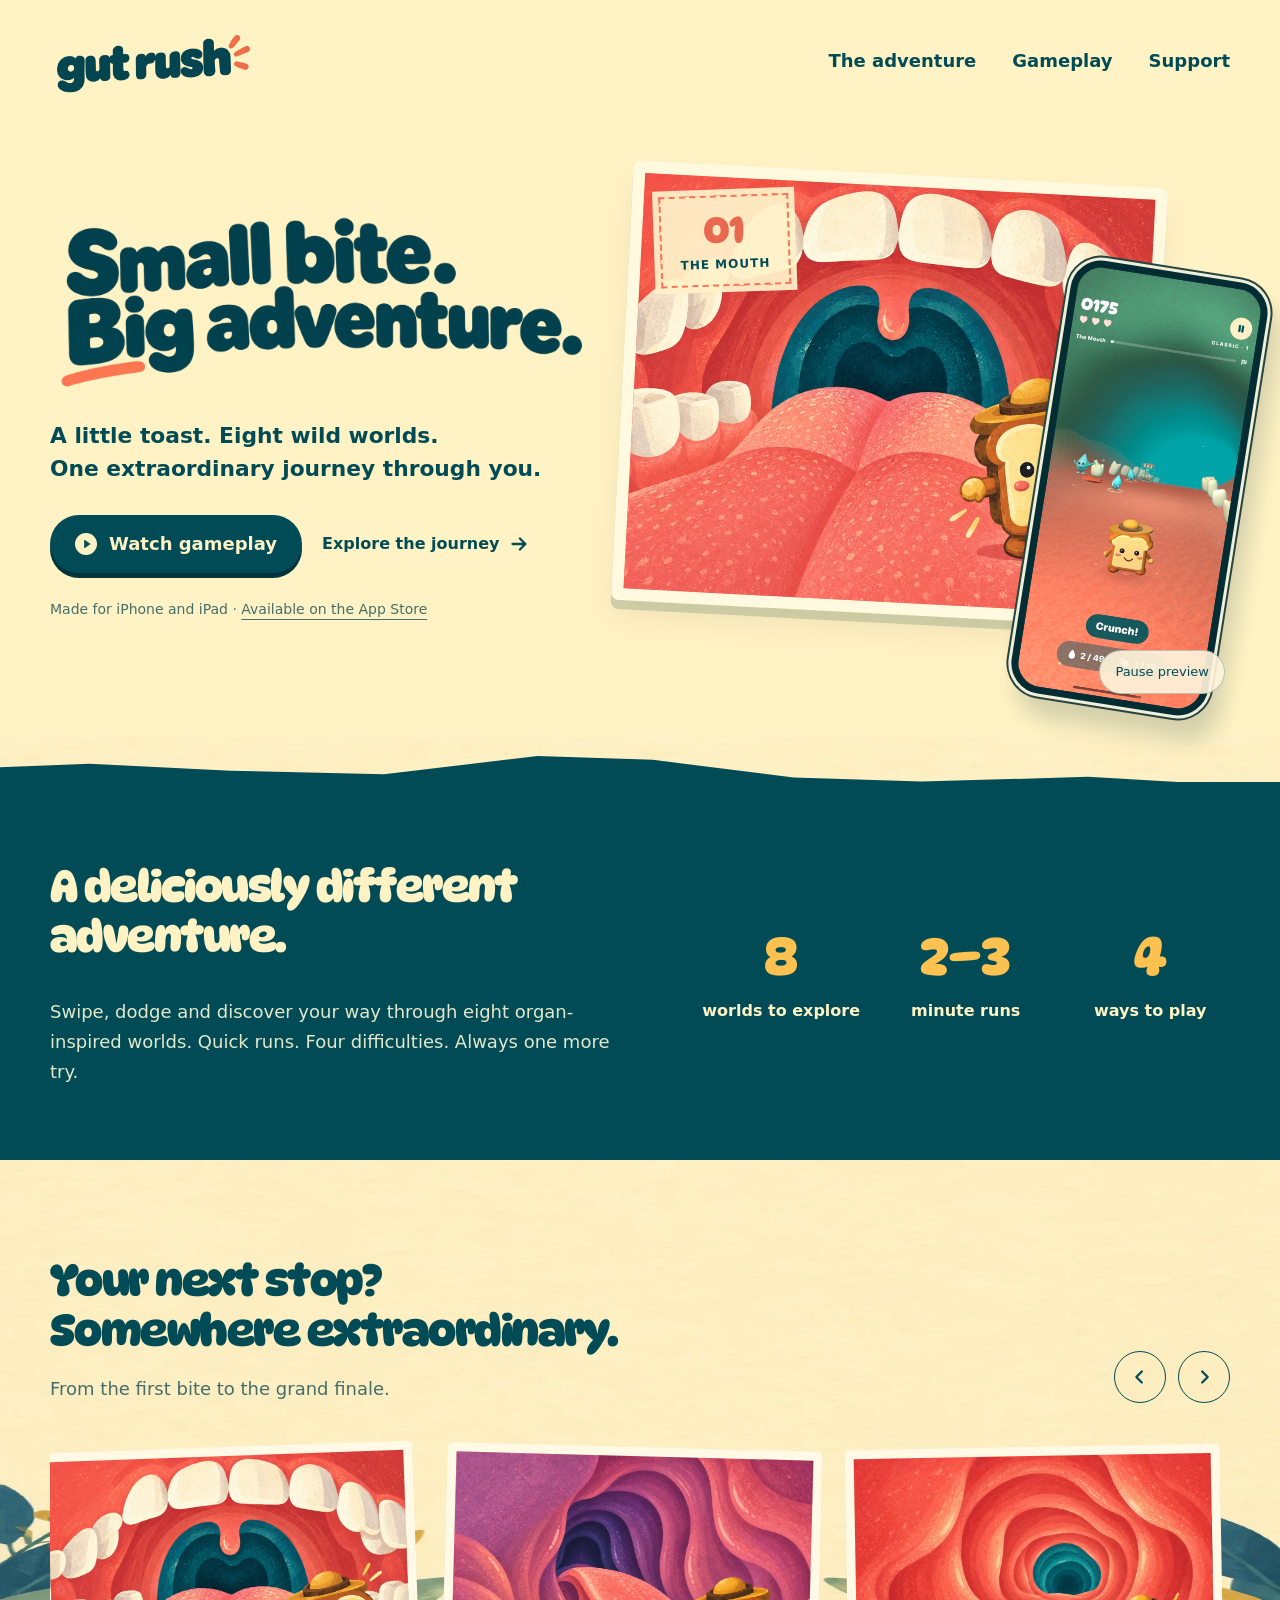
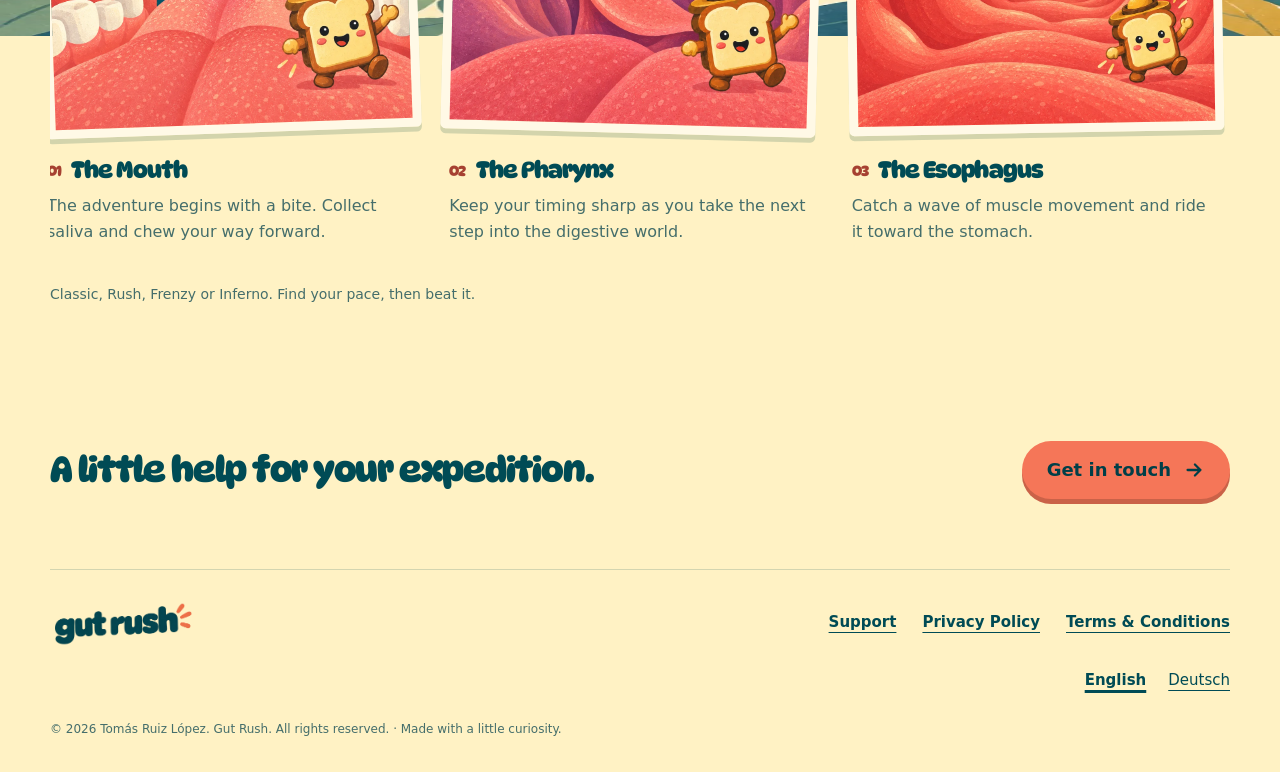
<file: index.html>
<!doctype html><html lang="en"><head><meta charset="utf-8"><meta name="viewport" content="width=device-width,initial-scale=1"><meta name="theme-color" content="#004b55"><title>Gut Rush — Small bite. Big adventure.</title><meta name="description" content="A joyful iPhone and iPad runner through eight organ-inspired worlds. Watch real gameplay and explore the Little Expedition."><link rel="canonical" href="https://truizlop.github.io/gut-rush-website/"><meta property="og:type" content="website"><meta property="og:title" content="Gut Rush — Small bite. Big adventure."><meta property="og:description" content="A joyful iPhone and iPad runner through eight organ-inspired worlds. Watch real gameplay and explore the Little Expedition."><meta property="og:url" content="https://truizlop.github.io/gut-rush-website/"><meta property="og:image" content="https://truizlop.github.io/gut-rush-website/assets/gut-rush-social-v1.jpg"><meta property="og:image:secure_url" content="https://truizlop.github.io/gut-rush-website/assets/gut-rush-social-v1.jpg"><meta property="og:image:type" content="image/jpeg"><meta property="og:image:width" content="1200"><meta property="og:image:height" content="630"><meta property="og:image:alt" content="Gut Rush: Small bite. Big adventure. A smiling toast explorer in a golden hat runs through a coral-colored mouth, beside playful petrol-teal lettering on textured cream paper."><meta property="og:site_name" content="Gut Rush"><meta name="twitter:card" content="summary_large_image"><meta name="twitter:image" content="https://truizlop.github.io/gut-rush-website/assets/gut-rush-social-v1.jpg"><meta name="twitter:image:alt" content="Gut Rush: Small bite. Big adventure. A smiling toast explorer in a golden hat runs through a coral-colored mouth, beside playful petrol-teal lettering on textured cream paper."><meta name="twitter:title" content="Gut Rush — Small bite. Big adventure."><meta name="twitter:description" content="A joyful iPhone and iPad runner through eight organ-inspired worlds. Watch real gameplay and explore the Little Expedition."><link rel="icon" href="./assets/favicon.png" type="image/png"><link rel="apple-touch-icon" href="./assets/apple-touch-icon.png"><link rel="stylesheet" href="./styles.css"><script src="./script.js" defer></script><link rel="alternate" hreflang="en" href="https://truizlop.github.io/gut-rush-website/"><link rel="alternate" hreflang="de" href="https://truizlop.github.io/gut-rush-website/de/"><link rel="alternate" hreflang="x-default" href="https://truizlop.github.io/gut-rush-website/"></head><body><div class="paper"><a class="skip" href="#main">Skip to content</a><header class="site-header wrap"><a class="brand" href="./" aria-label="Gut Rush home"><img src="./assets/logo.webp" width="700" height="234" alt="gut rush"></a><nav class="nav" aria-label="Main navigation"><a class="nav-adventure" href="./#adventure">The adventure</a><a href="./#gameplay" data-watch>Gameplay</a><a href="./support/">Support</a></nav></header><main id="main"><section class="hero wrap" aria-labelledby="hero-title"><div class="hero-copy"><h1 id="hero-title"><img class="headline" src="assets/headline.webp" alt="Small bite. Big adventure." width="1400" height="467" fetchpriority="high"></h1><p class="lead">A little toast. Eight wild worlds.<br>One extraordinary journey through you.</p><div class="actions"><a class="button" href="assets/gameplay-mouth.mp4" data-watch><svg viewBox="0 0 24 24" aria-hidden="true"><circle cx="12" cy="12" r="12" fill="currentColor"/><path d="m10 7 7 5-7 5Z" fill="#004b55"/></svg>Watch gameplay</a><a class="text-link" href="#adventure">Explore the journey <svg viewBox="0 0 24 24" fill="none" stroke="currentColor" stroke-width="2.5" stroke-linecap="round" stroke-linejoin="round" aria-hidden="true"><path d="M5 12h14m-6-6 6 6-6 6"/></svg></a></div><p class="status">Made for iPhone and iPad · <a href="https://apps.apple.com/app/id6809466442">Available on the App Store</a></p></div><div class="hero-art" aria-label="Expedition artwork and real gameplay preview"><div class="hero-postcard"><img src="assets/postcard-mouth.webp" width="1100" height="825" alt="A golden-hatted toast explorer sets off through the mouth" fetchpriority="high"><div class="postmark" aria-hidden="true"><strong>01</strong><span>THE MOUTH</span></div></div><div class="phone"><video id="preview" muted loop playsinline preload="none" poster="assets/gameplay-mouth.jpg" aria-label="Silent preview of actual Gut Rush mouth gameplay"><source data-src="assets/gameplay-mouth.mp4" type="video/mp4"></video></div><button id="preview-toggle" class="preview-toggle" type="button" hidden aria-label="Play gameplay preview">Play preview</button></div></section><section class="facts" id="gameplay" aria-labelledby="facts-title"><div class="wrap facts-layout"><div><h2 id="facts-title">A deliciously different adventure.</h2><p>Swipe, dodge and discover your way through eight organ-inspired worlds. Quick runs. Four difficulties. Always one more try.</p></div><dl class="numbers"><div><dt>8</dt><dd>worlds to explore</dd></div><div><dt>2–3</dt><dd>minute runs</dd></div><div><dt>4</dt><dd>ways to play</dd></div></dl></div></section><section class="journey wrap" id="adventure" aria-labelledby="journey-title"><div class="section-top"><div><h2 id="journey-title">Your next stop?<br>Somewhere extraordinary.</h2><p>From the first bite to the grand finale.</p></div><div class="carousel-controls"><button class="round-button" id="previous" aria-label="Previous chapters" aria-controls="chapters" type="button" hidden><svg viewBox="0 0 24 24" fill="none" stroke="currentColor" stroke-width="2.5" stroke-linecap="round" stroke-linejoin="round" aria-hidden="true"><path d="m14 6-6 6 6 6"/></svg></button><button class="round-button" id="next" aria-label="Next chapters" aria-controls="chapters" type="button" hidden><svg viewBox="0 0 24 24" fill="none" stroke="currentColor" stroke-width="2.5" stroke-linecap="round" stroke-linejoin="round" aria-hidden="true"><path d="m10 6 6 6-6 6"/></svg></button></div></div><ol class="postcards" id="chapters" tabindex="0" aria-label="Eight chapters in order"><li class="chapter"><figure><div class="chapter-art"><img src="assets/postcard-mouth.webp" width="1100" height="825" loading="lazy" alt="Illustrated toast explorer in the mouth"></div><figcaption><h3><span class="num">01</span>The Mouth</h3><p>The adventure begins with a bite. Collect saliva and chew your way forward.</p></figcaption></figure></li><li class="chapter"><figure><div class="chapter-art"><img src="assets/postcard-pharynx.webp" width="1100" height="825" loading="lazy" alt="Illustrated toast explorer in the pharynx"></div><figcaption><h3><span class="num">02</span>The Pharynx</h3><p>Keep your timing sharp as you take the next step into the digestive world.</p></figcaption></figure></li><li class="chapter"><figure><div class="chapter-art"><img src="assets/postcard-esophagus.webp" width="1100" height="825" loading="lazy" alt="Illustrated toast explorer in the esophagus"></div><figcaption><h3><span class="num">03</span>The Esophagus</h3><p>Catch a wave of muscle movement and ride it toward the stomach.</p></figcaption></figure></li><li class="chapter"><figure><div class="chapter-art"><img src="assets/postcard-stomach.webp" width="1100" height="825" loading="lazy" alt="Illustrated toast explorer in the stomach"></div><figcaption><h3><span class="num">04</span>The Stomach</h3><p>Collect acid and enzymes. Give your little traveller a proper mixing.</p></figcaption></figure></li><li class="chapter"><figure><div class="chapter-art"><img src="assets/postcard-duodenum.webp" width="1100" height="825" loading="lazy" alt="Illustrated toast explorer in the duodenum"></div><figcaption><h3><span class="num">05</span>The Duodenum</h3><p>Bile and enzymes join the journey. Bring the right ingredients together.</p></figcaption></figure></li><li class="chapter"><figure><div class="chapter-art"><img src="assets/postcard-smallintestine.webp" width="1100" height="825" loading="lazy" alt="Illustrated toast explorer in small intestine"></div><figcaption><h3><span class="num">06</span>Small Intestine</h3><p>Find the good stuff and absorb nutrients among the tiny villi.</p></figcaption></figure></li><li class="chapter"><figure><div class="chapter-art"><img src="assets/postcard-largeintestine.webp" width="1100" height="825" loading="lazy" alt="Illustrated toast explorer in large intestine"></div><figcaption><h3><span class="num">07</span>Large Intestine</h3><p>Make every drop count as you recover water along the winding track.</p></figcaption></figure></li><li class="chapter"><figure><div class="chapter-art"><img src="assets/postcard-exit.webp" width="1100" height="825" loading="lazy" alt="Illustrated toast explorer in the grand exit"></div><figcaption><h3><span class="num">08</span>The Grand Exit</h3><p>A final dash to the finish. What a journey for one little bite.</p></figcaption></figure></li></ol><p class="journey-note">Classic, Rush, Frenzy or Inferno. Find your pace, then beat it.</p></section><section class="help wrap" aria-labelledby="help-title"><h2 id="help-title">A little help for your expedition.</h2><a class="button coral" href="support/">Get in touch <svg viewBox="0 0 24 24" fill="none" stroke="currentColor" stroke-width="2.5" stroke-linecap="round" stroke-linejoin="round" aria-hidden="true"><path d="M5 12h14m-6-6 6 6-6 6"/></svg></a></section></main><footer class="footer wrap"><div class="footer-row"><a class="brand" href="./" aria-label="Gut Rush home"><img src="./assets/logo.webp" width="700" height="234" alt="gut rush" loading="lazy"></a><nav class="footer-links" aria-label="Footer"><a href="./support/">Support</a><a href="./privacy/">Privacy Policy</a><a href="./terms/">Terms &amp; Conditions</a></nav></div><nav class="language-links" aria-label="Language"><a href="/gut-rush-website/" lang="en" hreflang="en" aria-current="page">English</a><a href="/gut-rush-website/de/" lang="de" hreflang="de">Deutsch</a></nav><p class="copyright">© 2026 Tomás Ruiz López. Gut Rush. All rights reserved. · Made with a little curiosity.</p></footer></div><dialog id="gameplay-dialog" aria-labelledby="video-title"><div class="video-dialog-inner"><div class="dialog-head"><h2 id="video-title">A bite of the adventure.</h2><button class="close-button" id="close-video" aria-label="Close gameplay video" type="button"><svg viewBox="0 0 24 24" fill="none" stroke="currentColor" stroke-width="2" stroke-linecap="round" aria-hidden="true"><path d="m6 6 12 12M18 6 6 18"/></svg></button></div><div class="clip-picker" role="group" aria-label="Choose a gameplay clip"><button type="button" data-clip="mouth" aria-pressed="true">The Mouth</button><button type="button" data-clip="duodenum" aria-pressed="false">The Duodenum</button></div><video id="full-video" class="full-video" controls playsinline preload="none" poster="assets/gameplay-mouth.jpg" aria-label="Actual Gut Rush gameplay, silent simulator recording"><source data-src="assets/gameplay-mouth.mp4" type="video/mp4"></video><p class="video-description">Real gameplay recorded on an iPhone simulator. Silent clip.<br><a id="video-download" href="assets/gameplay-mouth.mp4">Open video directly</a></p></div></dialog></body></html>
</file>
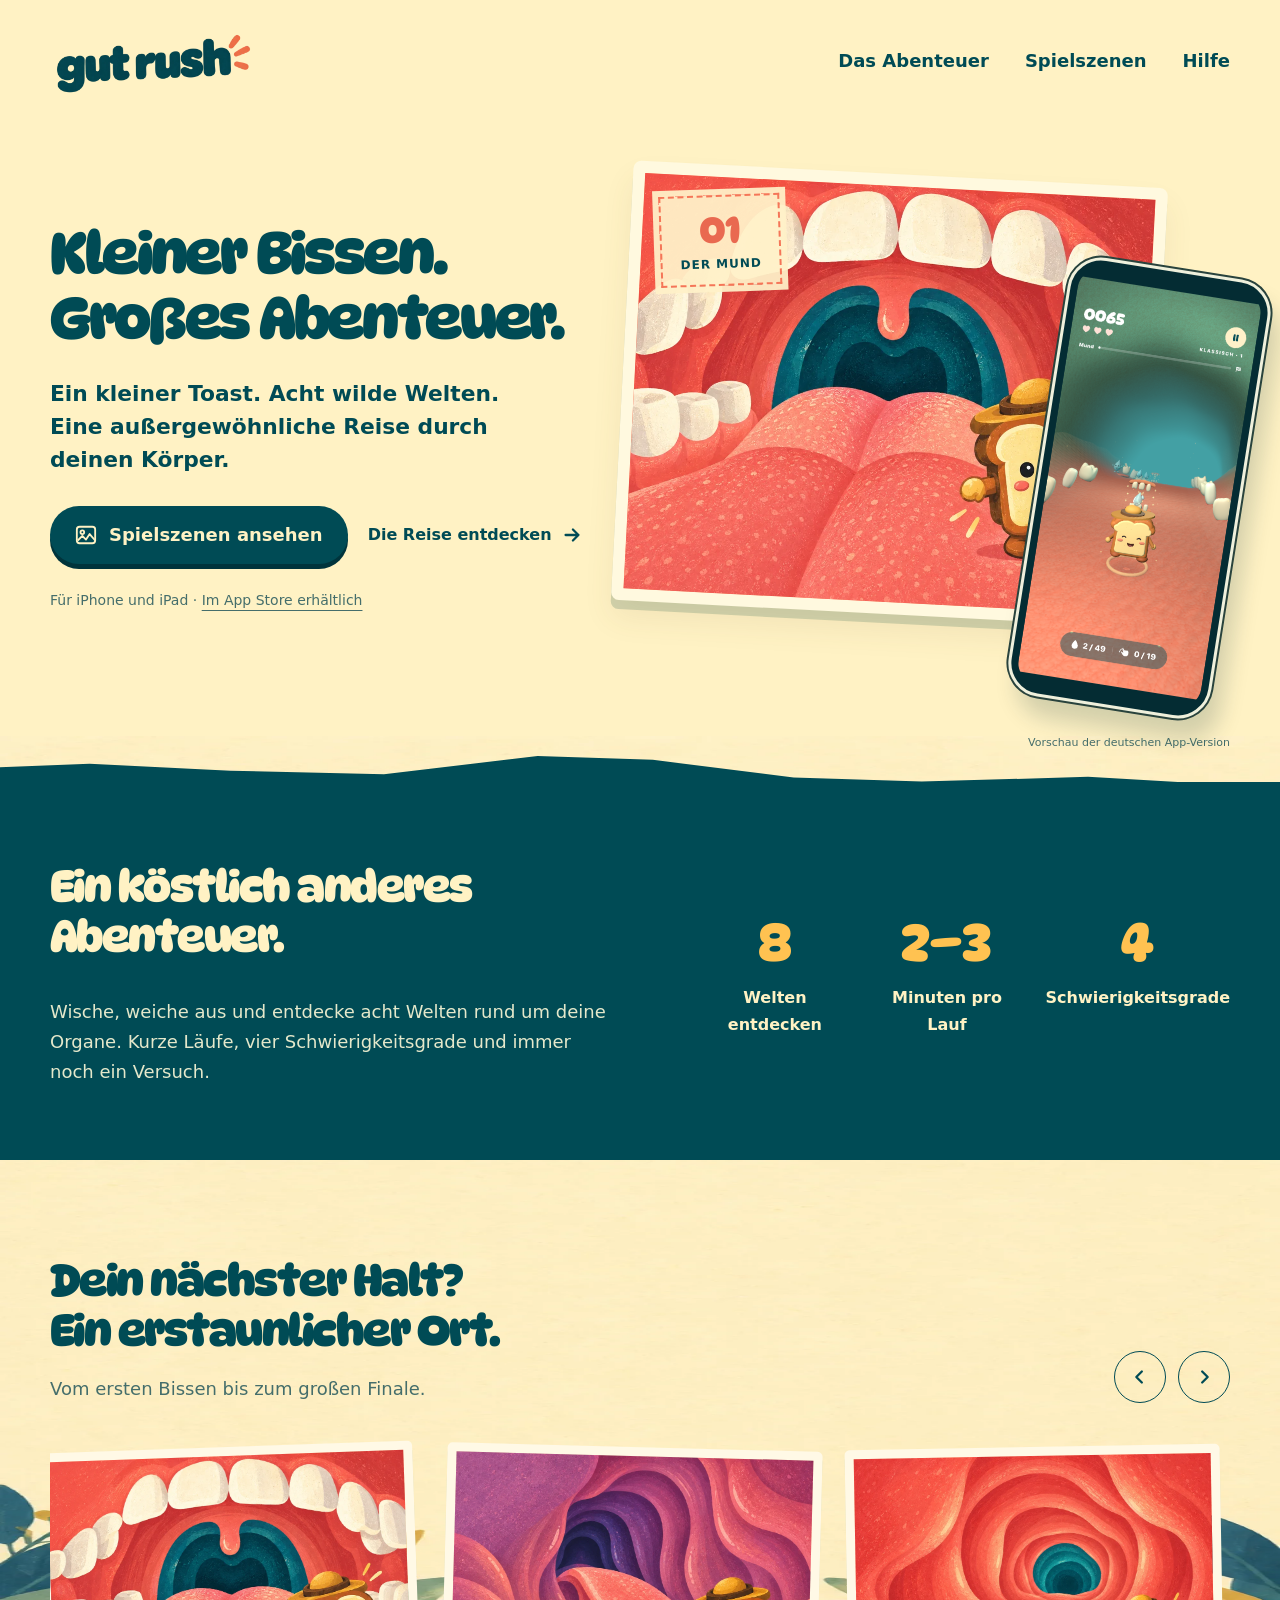
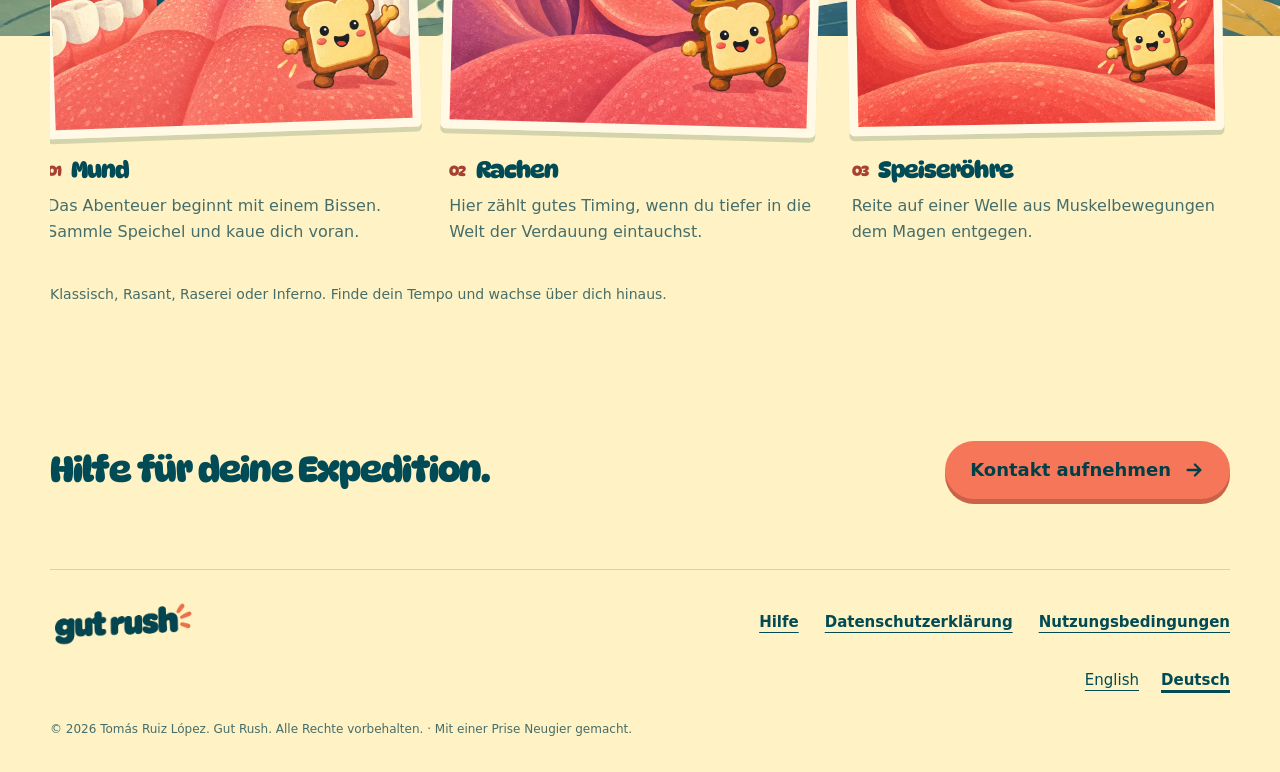
<file: de/index.html>
<!doctype html><html lang="de"><head><meta charset="utf-8"><meta name="viewport" content="width=device-width,initial-scale=1"><meta name="theme-color" content="#004b55"><title>Gut Rush — Kleiner Bissen. Großes Abenteuer.</title><meta name="description" content="Ein fröhliches Laufspiel für iPhone und iPad durch acht Organwelten. Entdecke echte Spielszenen und die kleine Expedition."><link rel="canonical" href="https://truizlop.github.io/gut-rush-website/de/"><meta property="og:locale" content="de_DE"><meta property="og:type" content="website"><meta property="og:title" content="Gut Rush — Kleiner Bissen. Großes Abenteuer."><meta property="og:description" content="Ein fröhliches Laufspiel für iPhone und iPad durch acht Organwelten. Entdecke echte Spielszenen und die kleine Expedition."><meta property="og:url" content="https://truizlop.github.io/gut-rush-website/de/"><meta property="og:image" content="https://truizlop.github.io/gut-rush-website/assets/gut-rush-social-de-v1.jpg"><meta property="og:image:secure_url" content="https://truizlop.github.io/gut-rush-website/assets/gut-rush-social-de-v1.jpg"><meta property="og:image:type" content="image/jpeg"><meta property="og:image:width" content="1200"><meta property="og:image:height" content="630"><meta property="og:image:alt" content="Gut Rush: Kleiner Bissen. Großes Abenteuer. Ein fröhlicher Toast mit goldenem Entdeckerhut erkundet eine korallfarbene Mundwelt neben petrolfarbener Schrift auf cremefarbenem Papier."><meta property="og:site_name" content="Gut Rush"><meta name="twitter:card" content="summary_large_image"><meta name="twitter:image" content="https://truizlop.github.io/gut-rush-website/assets/gut-rush-social-de-v1.jpg"><meta name="twitter:image:alt" content="Gut Rush: Kleiner Bissen. Großes Abenteuer. Ein fröhlicher Toast mit goldenem Entdeckerhut erkundet eine korallfarbene Mundwelt neben petrolfarbener Schrift auf cremefarbenem Papier."><meta name="twitter:title" content="Gut Rush — Kleiner Bissen. Großes Abenteuer."><meta name="twitter:description" content="Ein fröhliches Laufspiel für iPhone und iPad durch acht Organwelten. Entdecke echte Spielszenen und die kleine Expedition."><link rel="icon" href="../assets/favicon.png" type="image/png"><link rel="apple-touch-icon" href="../assets/apple-touch-icon.png"><link rel="stylesheet" href="../styles.css"><script src="../script.js" defer></script><link rel="alternate" hreflang="en" href="https://truizlop.github.io/gut-rush-website/"><link rel="alternate" hreflang="de" href="https://truizlop.github.io/gut-rush-website/de/"><link rel="alternate" hreflang="x-default" href="https://truizlop.github.io/gut-rush-website/"></head><body data-media-prefix="../assets/"><div class="paper"><a class="skip" href="#main">Zum Inhalt springen</a><header class="site-header wrap"><a class="brand" href="./" aria-label="Gut Rush – Startseite"><img src="../assets/logo.webp" width="700" height="234" alt="gut rush"></a><nav class="nav" aria-label="Hauptnavigation"><a class="nav-adventure" href="./#adventure">Das Abenteuer</a><a href="./#gameplay" data-watch>Spielszenen</a><a href="./support/">Hilfe</a></nav></header><main id="main"><section class="hero wrap" aria-labelledby="hero-title"><div class="hero-copy"><h1 id="hero-title"><span class="headline headline-localized">Kleiner Bissen.<br>Großes Abenteuer.</span></h1><p class="lead">Ein kleiner Toast. Acht wilde Welten.<br>Eine außergewöhnliche Reise durch deinen Körper.</p><div class="actions"><a class="button" href="../assets/gameplay-mouth-de.png" data-watch><svg viewBox="0 0 24 24" fill="none" stroke="currentColor" stroke-width="2" stroke-linejoin="round" aria-hidden="true"><rect x="2" y="3" width="20" height="18" rx="3"/><circle cx="8" cy="9" r="2"/><path d="m3 18 5-5 4 4 4-6 6 7"/></svg>Spielszenen ansehen</a><a class="text-link" href="#adventure">Die Reise entdecken <svg viewBox="0 0 24 24" fill="none" stroke="currentColor" stroke-width="2.5" stroke-linecap="round" stroke-linejoin="round" aria-hidden="true"><path d="M5 12h14m-6-6 6 6-6 6"/></svg></a></div><p class="status">Für iPhone und iPad · <a href="https://apps.apple.com/app/id6809466442">Im App Store erhältlich</a></p></div><div class="hero-art" aria-label="Expeditionsillustration und Vorschau mit echten Spielszenen"><div class="hero-postcard"><img src="../assets/postcard-mouth.webp" width="1100" height="825" alt="Ein Toast mit goldenem Entdeckerhut beginnt seine Reise durch den Mund" fetchpriority="high"><div class="postmark" aria-hidden="true"><strong>01</strong><span>DER MUND</span></div></div><p class="footage-language">Vorschau der deutschen App-Version</p><div class="phone"><img src="../assets/gameplay-mouth-de.png" width="1170" height="2532" alt="Echtes Bildschirmfoto von Gut Rush auf Deutsch: Spiel im Mund" decoding="async"></div></div></section><section class="facts" id="gameplay" aria-labelledby="facts-title"><div class="wrap facts-layout"><div><h2 id="facts-title">Ein köstlich anderes Abenteuer.</h2><p>Wische, weiche aus und entdecke acht Welten rund um deine Organe. Kurze Läufe, vier Schwierigkeitsgrade und immer noch ein Versuch.</p></div><dl class="numbers"><div><dt>8</dt><dd>Welten entdecken</dd></div><div><dt>2–3</dt><dd>Minuten pro Lauf</dd></div><div><dt>4</dt><dd>Schwierigkeitsgrade</dd></div></dl></div></section><section class="journey wrap" id="adventure" aria-labelledby="journey-title"><div class="section-top"><div><h2 id="journey-title">Dein nächster Halt?<br>Ein erstaunlicher Ort.</h2><p>Vom ersten Bissen bis zum großen Finale.</p></div><div class="carousel-controls"><button class="round-button" id="previous" aria-label="Vorherige Kapitel" aria-controls="chapters" type="button" hidden><svg viewBox="0 0 24 24" fill="none" stroke="currentColor" stroke-width="2.5" stroke-linecap="round" stroke-linejoin="round" aria-hidden="true"><path d="m14 6-6 6 6 6"/></svg></button><button class="round-button" id="next" aria-label="Nächste Kapitel" aria-controls="chapters" type="button" hidden><svg viewBox="0 0 24 24" fill="none" stroke="currentColor" stroke-width="2.5" stroke-linecap="round" stroke-linejoin="round" aria-hidden="true"><path d="m10 6 6 6-6 6"/></svg></button></div></div><ol class="postcards" id="chapters" tabindex="0" aria-label="Acht Kapitel in ihrer Reihenfolge"><li class="chapter"><figure><div class="chapter-art"><img src="../assets/postcard-mouth.webp" width="1100" height="825" loading="lazy" alt="Illustration des Toast-Entdeckers im Mund"></div><figcaption><h3><span class="num">01</span>Mund</h3><p>Das Abenteuer beginnt mit einem Bissen. Sammle Speichel und kaue dich voran.</p></figcaption></figure></li><li class="chapter"><figure><div class="chapter-art"><img src="../assets/postcard-pharynx.webp" width="1100" height="825" loading="lazy" alt="Illustration des Toast-Entdeckers im Rachen"></div><figcaption><h3><span class="num">02</span>Rachen</h3><p>Hier zählt gutes Timing, wenn du tiefer in die Welt der Verdauung eintauchst.</p></figcaption></figure></li><li class="chapter"><figure><div class="chapter-art"><img src="../assets/postcard-esophagus.webp" width="1100" height="825" loading="lazy" alt="Illustration des Toast-Entdeckers in der Speiseröhre"></div><figcaption><h3><span class="num">03</span>Speiseröhre</h3><p>Reite auf einer Welle aus Muskelbewegungen dem Magen entgegen.</p></figcaption></figure></li><li class="chapter"><figure><div class="chapter-art"><img src="../assets/postcard-stomach.webp" width="1100" height="825" loading="lazy" alt="Illustration des Toast-Entdeckers im Magen"></div><figcaption><h3><span class="num">04</span>Magen</h3><p>Sammle Säure und Enzyme. Mische deinen kleinen Reisenden gründlich durch.</p></figcaption></figure></li><li class="chapter"><figure><div class="chapter-art"><img src="../assets/postcard-duodenum.webp" width="1100" height="825" loading="lazy" alt="Illustration des Toast-Entdeckers im Zwölffingerdarm"></div><figcaption><h3><span class="num">05</span>Zwölffingerdarm</h3><p>Galle und Enzyme kommen dazu. Bringe die richtigen Zutaten zusammen.</p></figcaption></figure></li><li class="chapter"><figure><div class="chapter-art"><img src="../assets/postcard-smallintestine.webp" width="1100" height="825" loading="lazy" alt="Illustration des Toast-Entdeckers im Dünndarm"></div><figcaption><h3><span class="num">06</span>Dünndarm</h3><p>Entdecke wertvolle Nährstoffe und nimm sie zwischen den winzigen Darmzotten auf.</p></figcaption></figure></li><li class="chapter"><figure><div class="chapter-art"><img src="../assets/postcard-largeintestine.webp" width="1100" height="825" loading="lazy" alt="Illustration des Toast-Entdeckers im Dickdarm"></div><figcaption><h3><span class="num">07</span>Dickdarm</h3><p>Jeder Tropfen zählt: Gewinne auf der kurvenreichen Strecke Wasser zurück.</p></figcaption></figure></li><li class="chapter"><figure><div class="chapter-art"><img src="../assets/postcard-exit.webp" width="1100" height="825" loading="lazy" alt="Illustration des Toast-Entdeckers beim großen Ausgang"></div><figcaption><h3><span class="num">08</span>Der große Ausgang</h3><p>Ein letzter Sprint ins Ziel. Was für eine Reise für einen kleinen Bissen.</p></figcaption></figure></li></ol><p class="journey-note">Klassisch, Rasant, Raserei oder Inferno. Finde dein Tempo und wachse über dich hinaus.</p></section><section class="help wrap" aria-labelledby="help-title"><h2 id="help-title">Hilfe für deine Expedition.</h2><a class="button coral" href="support/">Kontakt aufnehmen <svg viewBox="0 0 24 24" fill="none" stroke="currentColor" stroke-width="2.5" stroke-linecap="round" stroke-linejoin="round" aria-hidden="true"><path d="M5 12h14m-6-6 6 6-6 6"/></svg></a></section></main><footer class="footer wrap"><div class="footer-row"><a class="brand" href="./" aria-label="Gut Rush – Startseite"><img src="../assets/logo.webp" width="700" height="234" alt="gut rush" loading="lazy"></a><nav class="footer-links" aria-label="Fußzeile"><a href="./support/">Hilfe</a><a href="./privacy/">Datenschutzerklärung</a><a href="./terms/">Nutzungsbedingungen</a></nav></div><nav class="language-links" aria-label="Sprache"><a href="/gut-rush-website/" lang="en" hreflang="en">English</a><a href="/gut-rush-website/de/" lang="de" hreflang="de" aria-current="page">Deutsch</a></nav><p class="copyright">© 2026 Tomás Ruiz López. Gut Rush. Alle Rechte vorbehalten. · Mit einer Prise Neugier gemacht.</p></footer></div><dialog id="gameplay-dialog" aria-labelledby="video-title"><div class="video-dialog-inner"><div class="dialog-head"><h2 id="video-title">Ein Vorgeschmack aufs Abenteuer.</h2><button class="close-button" id="close-video" aria-label="Spielszenen schließen" type="button"><svg viewBox="0 0 24 24" fill="none" stroke="currentColor" stroke-width="2" stroke-linecap="round" aria-hidden="true"><path d="m6 6 12 12M18 6 6 18"/></svg></button></div><div class="clip-picker" role="group" aria-label="Eine Spielszene auswählen"><button type="button" data-capture="mouth" data-alt="Echtes Bildschirmfoto von Gut Rush auf Deutsch: Spiel im Mund" aria-pressed="true">Mund</button><button type="button" data-capture="stomach" data-alt="Echtes Bildschirmfoto von Gut Rush auf Deutsch: Spiel im Magen" aria-pressed="false">Magen</button></div><img id="full-capture" class="full-video" src="../assets/gameplay-mouth-de.png" width="1170" height="2532" alt="Echtes Bildschirmfoto von Gut Rush auf Deutsch: Spiel im Mund" decoding="async"><p class="video-description">Echte Bildschirmfotos aus dem iPhone-Simulator. Vorschau der deutschen App-Version.<br><a id="capture-download" href="../assets/gameplay-mouth-de.png">Bildschirmfoto direkt öffnen</a></p></div></dialog></body></html>
</file>
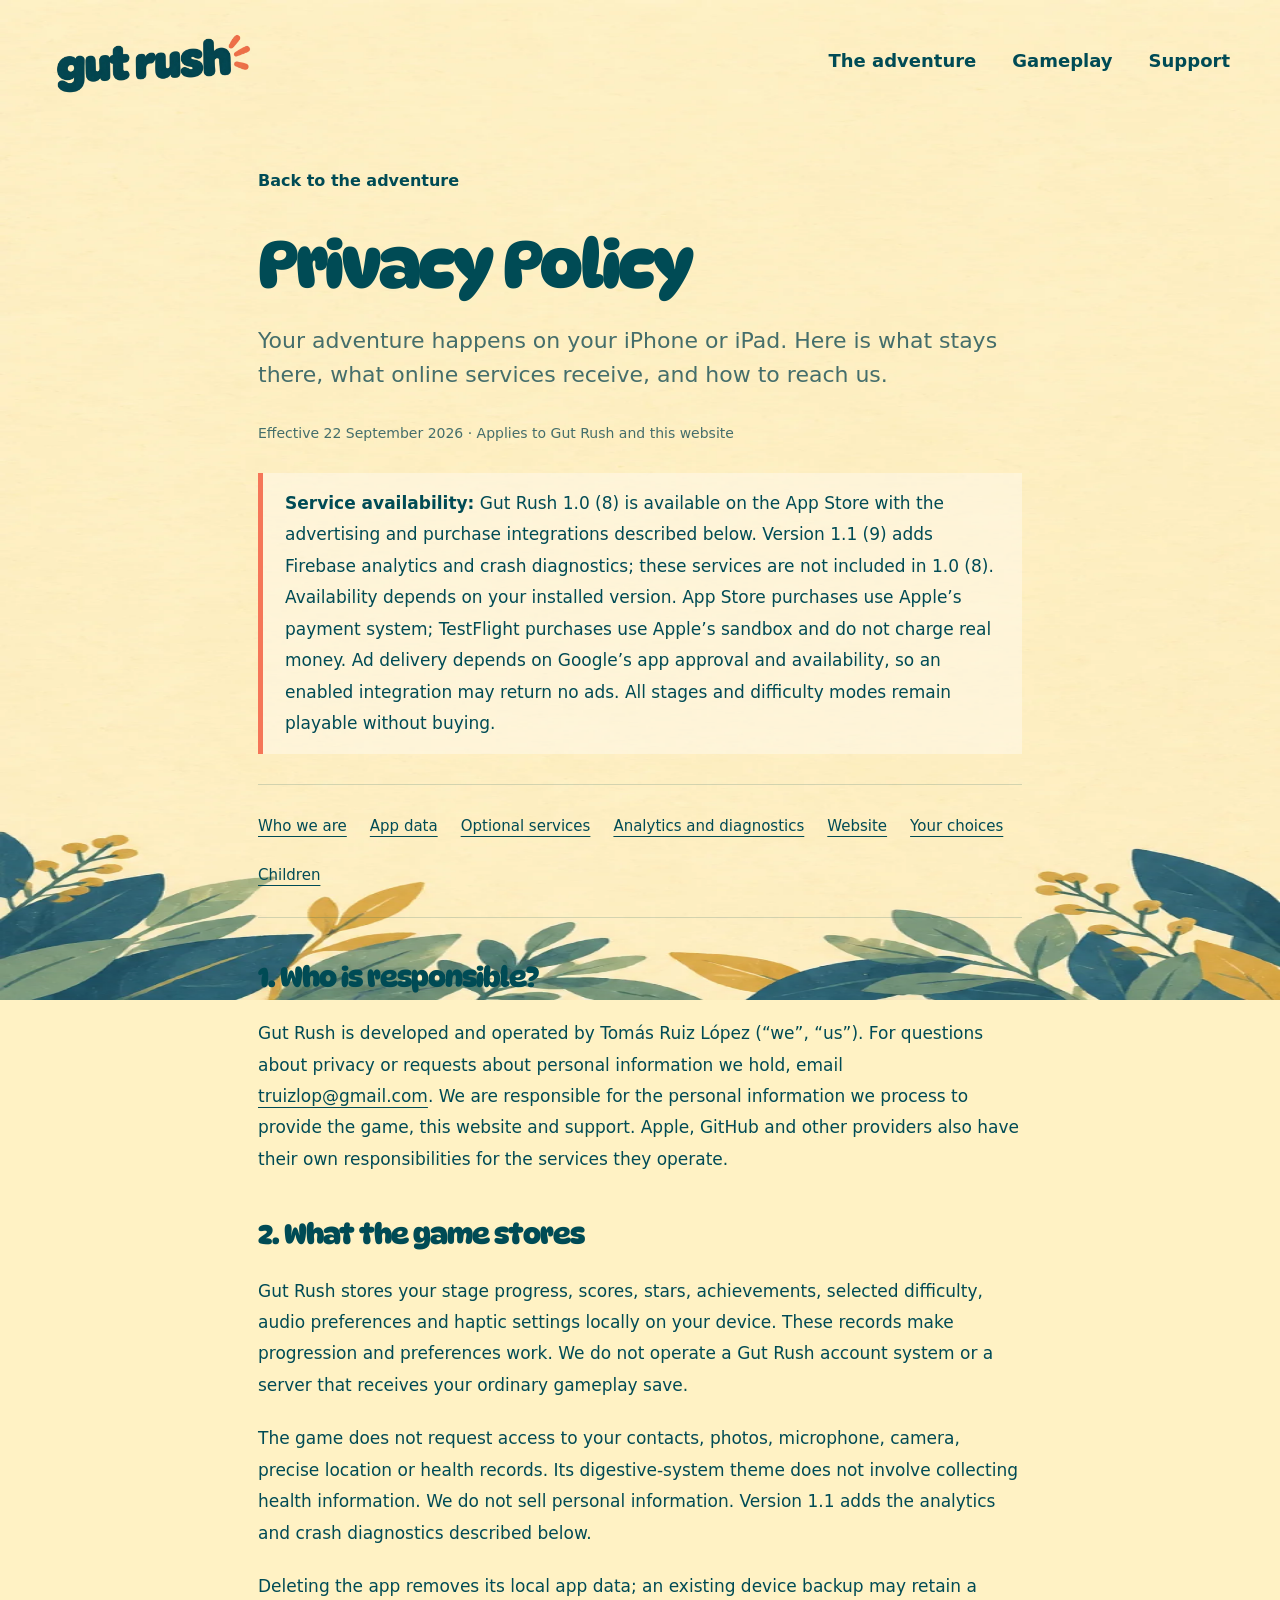
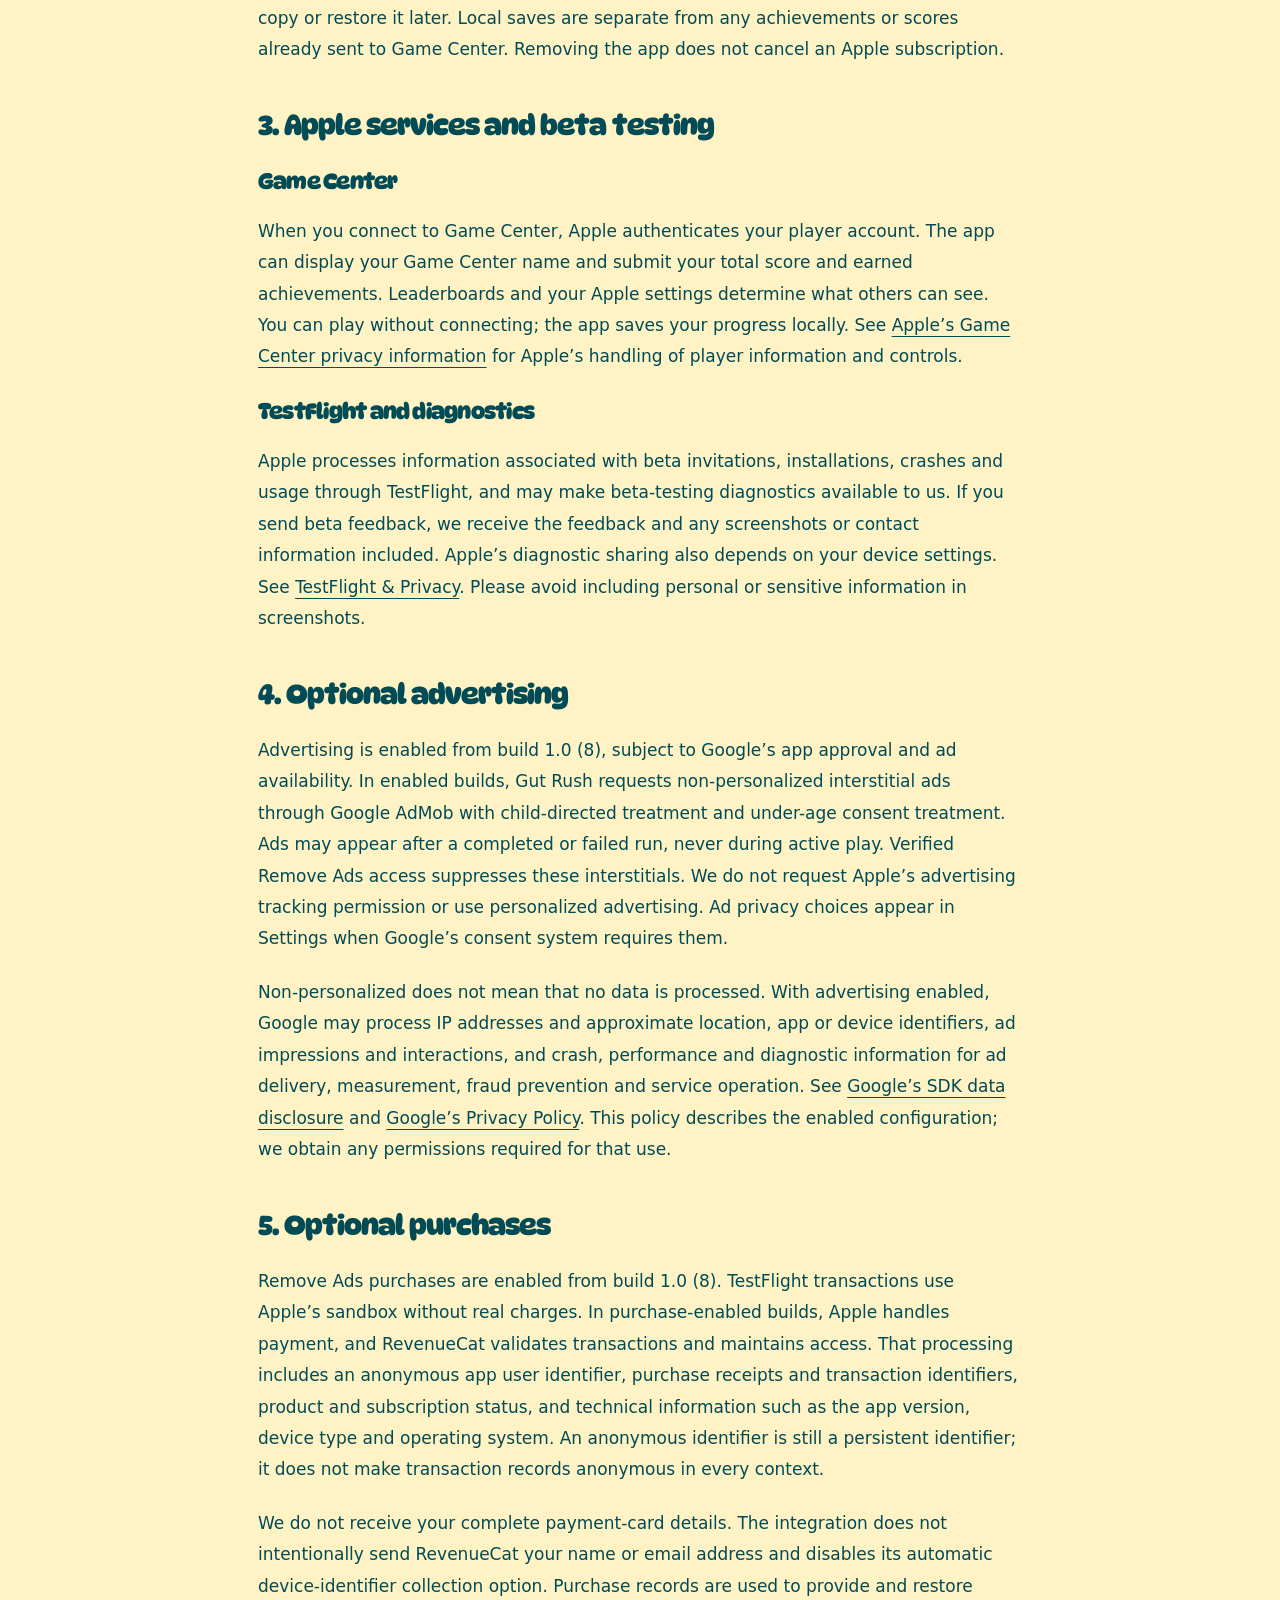
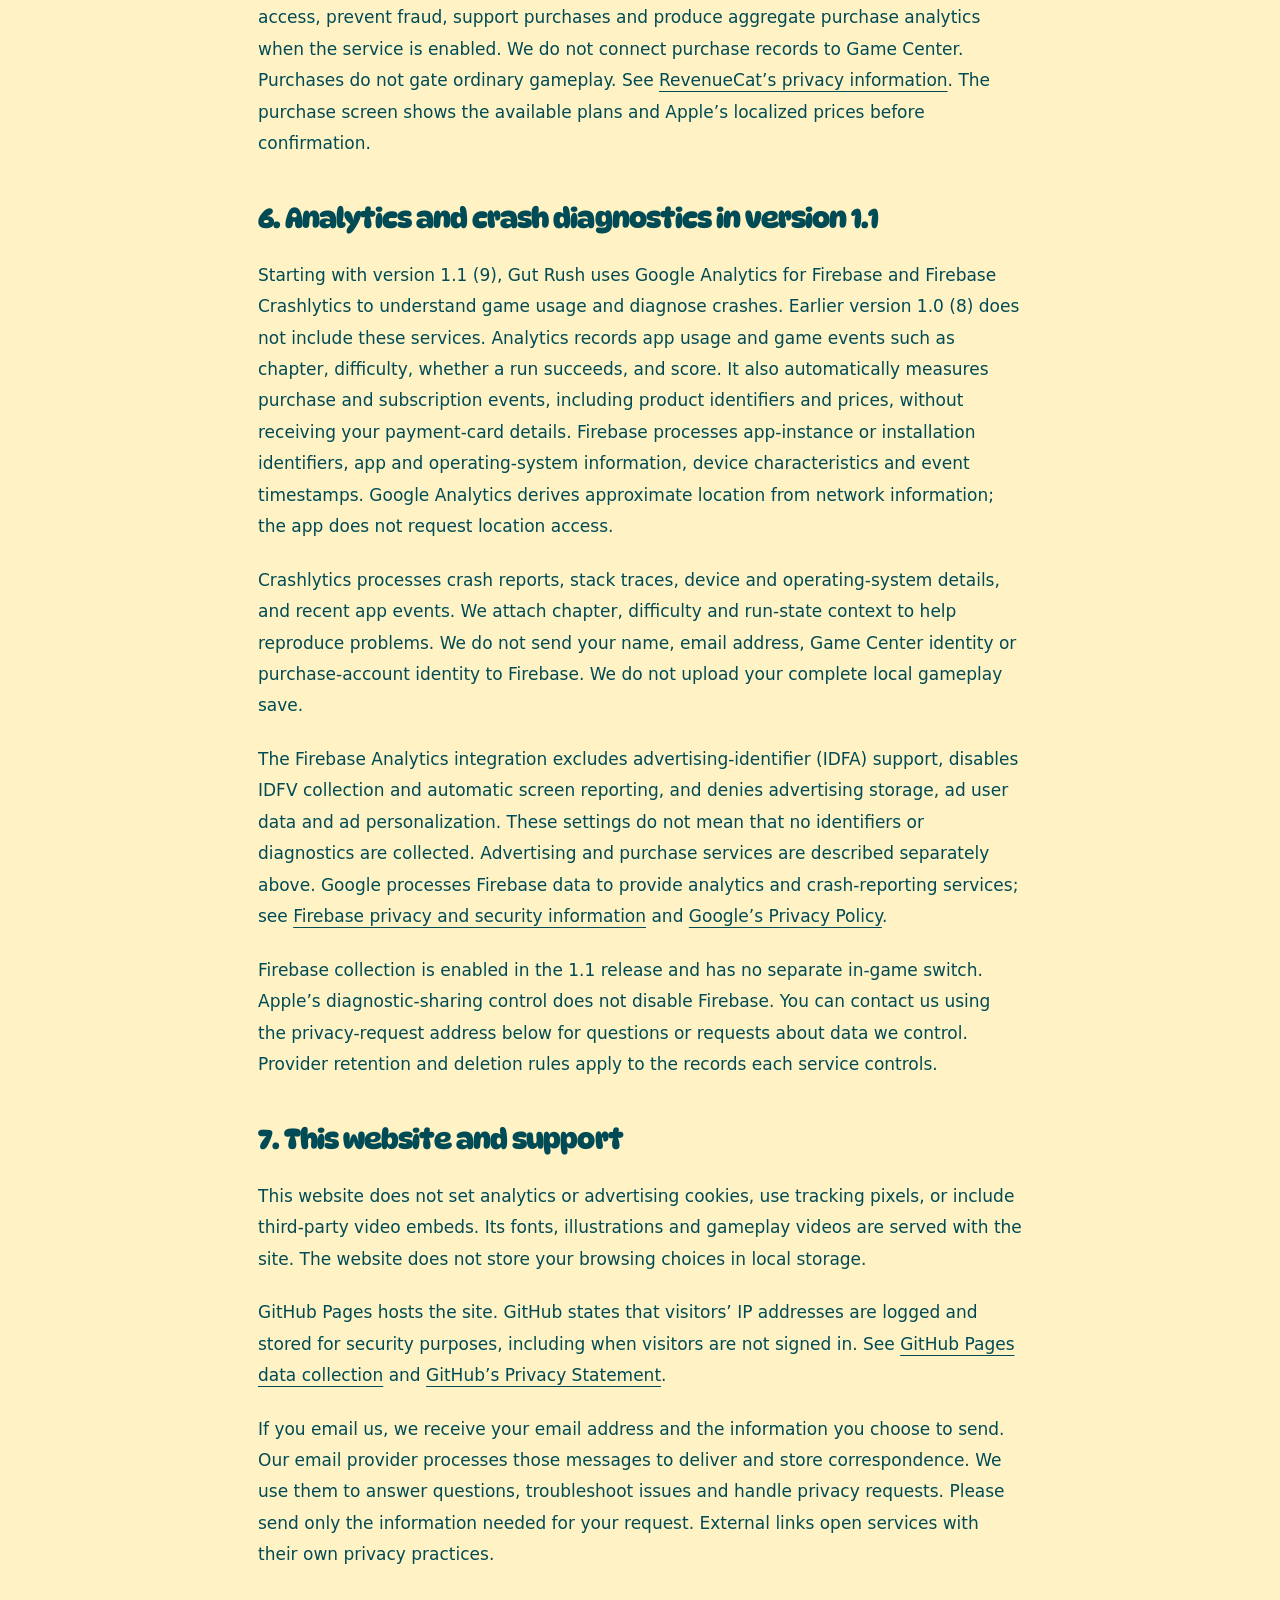
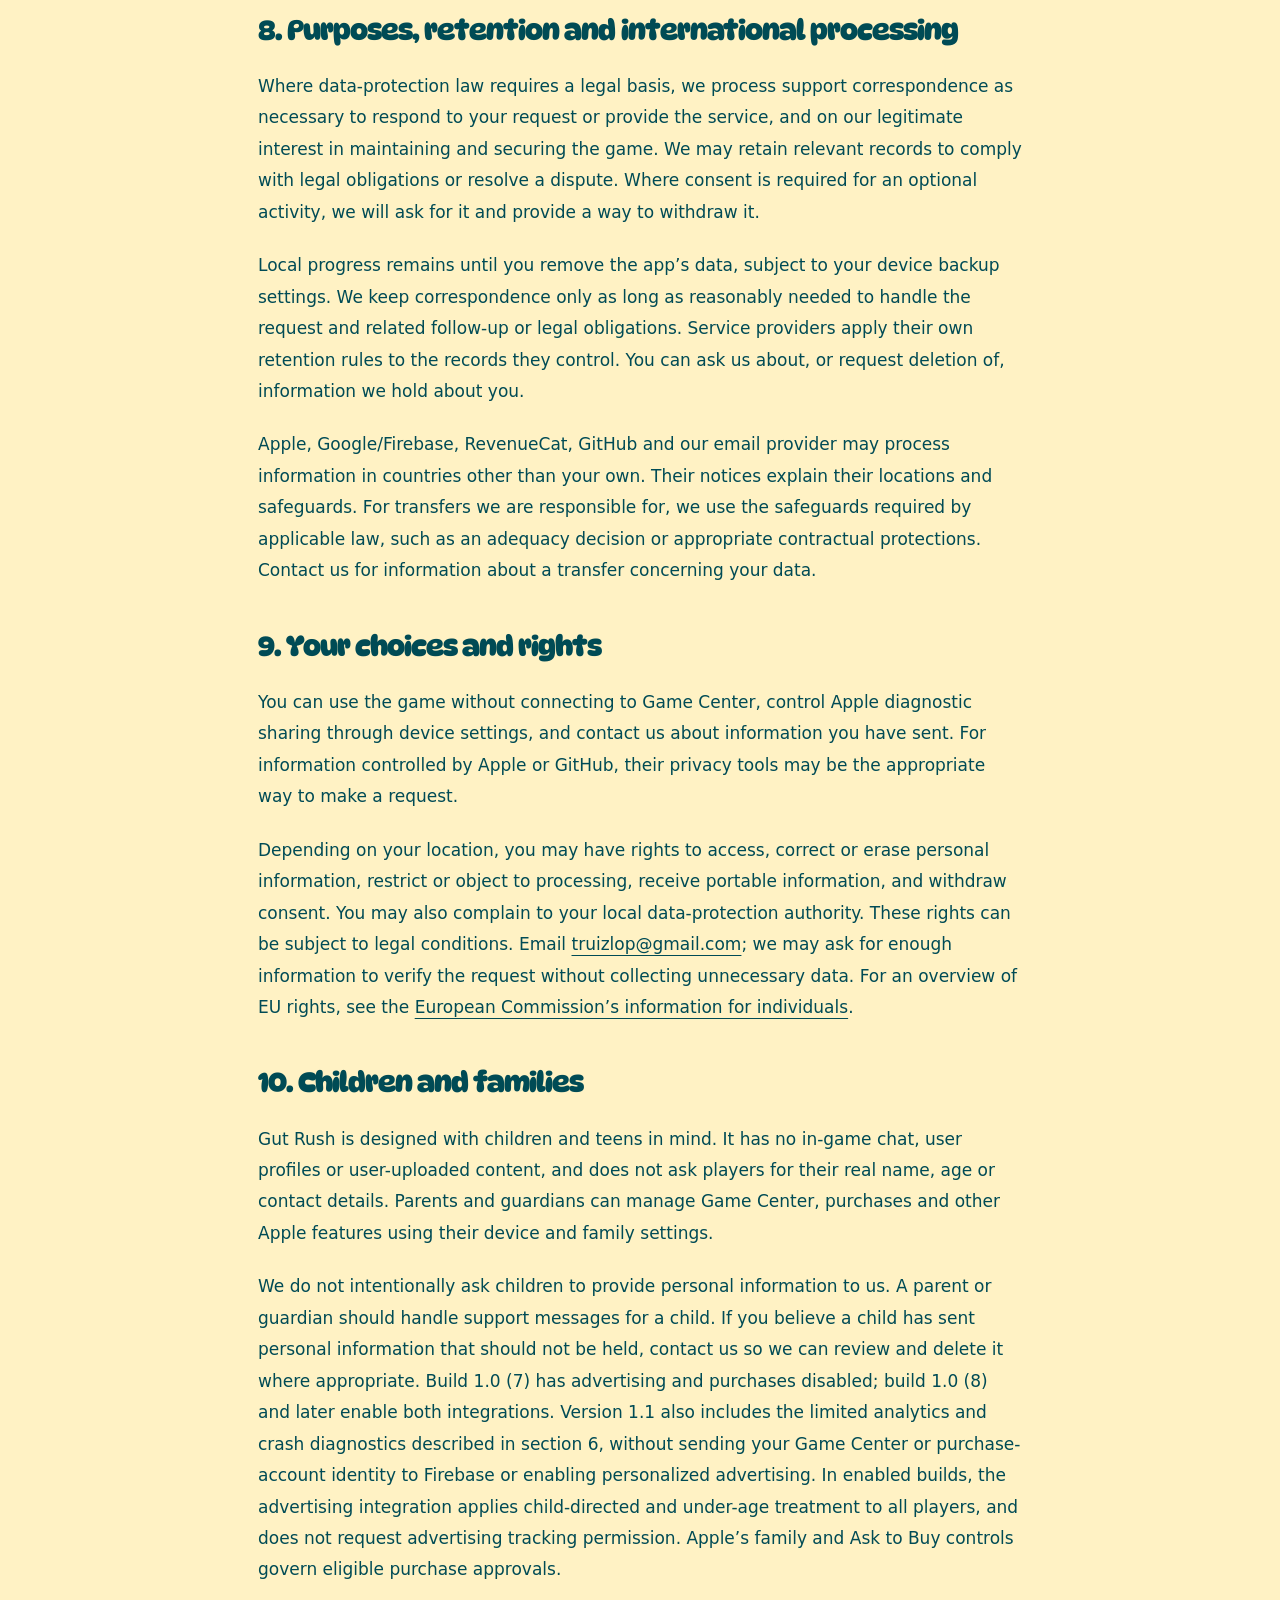
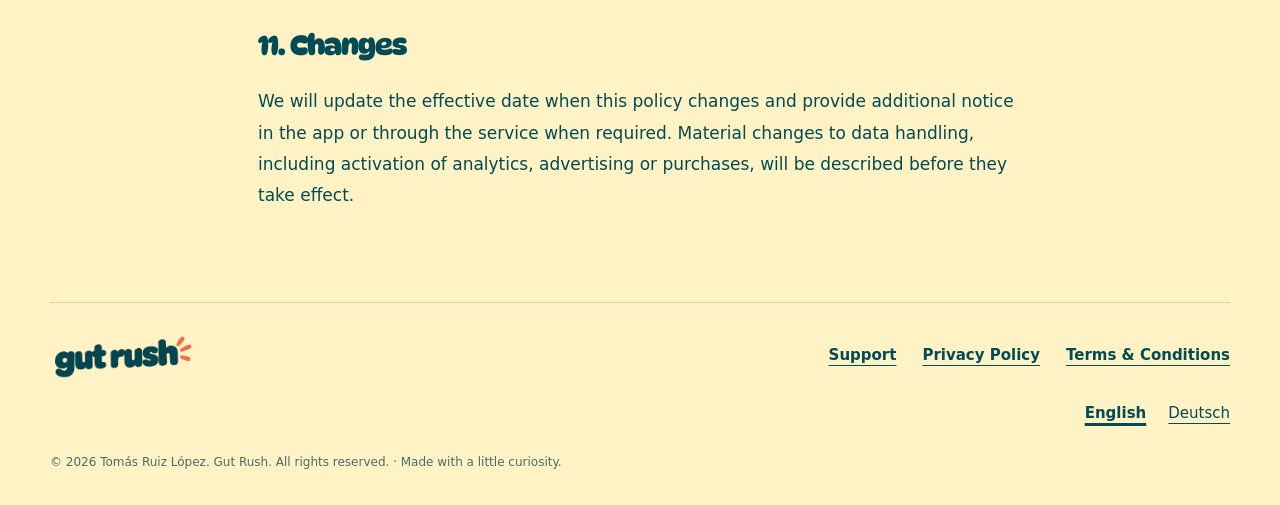
<file: privacy/index.html>
<!doctype html><html lang="en"><head><meta charset="utf-8"><meta name="viewport" content="width=device-width,initial-scale=1"><meta name="theme-color" content="#004b55"><title>Privacy Policy — Gut Rush</title><meta name="description" content="How Gut Rush handles local progress, Game Center, TestFlight, website visits and optional services."><link rel="canonical" href="https://truizlop.github.io/gut-rush-website/privacy/"><meta property="og:type" content="website"><meta property="og:title" content="Privacy Policy — Gut Rush"><meta property="og:description" content="How Gut Rush handles local progress, Game Center, TestFlight, website visits and optional services."><meta property="og:url" content="https://truizlop.github.io/gut-rush-website/privacy/"><meta property="og:image" content="https://truizlop.github.io/gut-rush-website/assets/gut-rush-social-v1.jpg"><meta property="og:image:secure_url" content="https://truizlop.github.io/gut-rush-website/assets/gut-rush-social-v1.jpg"><meta property="og:image:type" content="image/jpeg"><meta property="og:image:width" content="1200"><meta property="og:image:height" content="630"><meta property="og:image:alt" content="Gut Rush: Small bite. Big adventure. A smiling toast explorer in a golden hat runs through a coral-colored mouth, beside playful petrol-teal lettering on textured cream paper."><meta property="og:site_name" content="Gut Rush"><meta name="twitter:card" content="summary_large_image"><meta name="twitter:image" content="https://truizlop.github.io/gut-rush-website/assets/gut-rush-social-v1.jpg"><meta name="twitter:image:alt" content="Gut Rush: Small bite. Big adventure. A smiling toast explorer in a golden hat runs through a coral-colored mouth, beside playful petrol-teal lettering on textured cream paper."><meta name="twitter:title" content="Privacy Policy — Gut Rush"><meta name="twitter:description" content="How Gut Rush handles local progress, Game Center, TestFlight, website visits and optional services."><link rel="icon" href="../assets/favicon.png" type="image/png"><link rel="apple-touch-icon" href="../assets/apple-touch-icon.png"><link rel="stylesheet" href="../styles.css"><script src="../script.js" defer></script><link rel="alternate" hreflang="en" href="https://truizlop.github.io/gut-rush-website/privacy/"><link rel="alternate" hreflang="de" href="https://truizlop.github.io/gut-rush-website/de/privacy/"><link rel="alternate" hreflang="x-default" href="https://truizlop.github.io/gut-rush-website/privacy/"></head><body class="legal-shell"><a class="skip" href="#main">Skip to content</a><header class="site-header wrap"><a class="brand" href="../" aria-label="Gut Rush home"><img src="../assets/logo.webp" width="700" height="234" alt="gut rush"></a><nav class="nav" aria-label="Main navigation"><a class="nav-adventure" href="../#adventure">The adventure</a><a href="../#gameplay" data-watch>Gameplay</a><a href="../support/">Support</a></nav></header><main class="legal" id="main"><a class="text-link" href="../">Back to the adventure</a><h1>Privacy Policy</h1><p class="intro">Your adventure happens on your iPhone or iPad. Here is what stays there, what online services receive, and how to reach us.</p><p class="updated">Effective 22 September 2026 · Applies to Gut Rush and this website</p>
<div class="notice"><p><strong>Service availability:</strong> Gut Rush 1.0 (8) is available on the App Store with the advertising and purchase integrations described below. Version 1.1 (9) adds Firebase analytics and crash diagnostics; these services are not included in 1.0 (8). Availability depends on your installed version. App Store purchases use Apple’s payment system; TestFlight purchases use Apple’s sandbox and do not charge real money. Ad delivery depends on Google’s app approval and availability, so an enabled integration may return no ads. All stages and difficulty modes remain playable without buying.</p></div>
<nav class="legal-toc" aria-label="Privacy policy sections"><a href="#who">Who we are</a><a href="#app-data">App data</a><a href="#optional-services">Optional services</a><a href="#analytics">Analytics and diagnostics</a><a href="#website">Website</a><a href="#your-choices">Your choices</a><a href="#children">Children</a></nav>
<h2 id="who">1. Who is responsible?</h2><p>Gut Rush is developed and operated by Tomás Ruiz López (“we”, “us”). For questions about privacy or requests about personal information we hold, email <a href="mailto:truizlop@gmail.com?subject=Gut%20Rush%20privacy">truizlop@gmail.com</a>. We are responsible for the personal information we process to provide the game, this website and support. Apple, GitHub and other providers also have their own responsibilities for the services they operate.</p>
<h2 id="app-data">2. What the game stores</h2><p>Gut Rush stores your stage progress, scores, stars, achievements, selected difficulty, audio preferences and haptic settings locally on your device. These records make progression and preferences work. We do not operate a Gut Rush account system or a server that receives your ordinary gameplay save.</p><p>The game does not request access to your contacts, photos, microphone, camera, precise location or health records. Its digestive-system theme does not involve collecting health information. We do not sell personal information. Version 1.1 adds the analytics and crash diagnostics described below.</p><p>Deleting the app removes its local app data; an existing device backup may retain a copy or restore it later. Local saves are separate from any achievements or scores already sent to Game Center. Removing the app does not cancel an Apple subscription.</p>
<h2 id="optional-services">3. Apple services and beta testing</h2><h3>Game Center</h3><p>When you connect to Game Center, Apple authenticates your player account. The app can display your Game Center name and submit your total score and earned achievements. Leaderboards and your Apple settings determine what others can see. You can play without connecting; the app saves your progress locally. See <a href="https://www.apple.com/legal/privacy/data/en/game-center/">Apple’s Game Center privacy information</a> for Apple’s handling of player information and controls.</p><h3>TestFlight and diagnostics</h3><p>Apple processes information associated with beta invitations, installations, crashes and usage through TestFlight, and may make beta-testing diagnostics available to us. If you send beta feedback, we receive the feedback and any screenshots or contact information included. Apple’s diagnostic sharing also depends on your device settings. See <a href="https://www.apple.com/legal/privacy/data/en/test-flight/">TestFlight &amp; Privacy</a>. Please avoid including personal or sensitive information in screenshots.</p>
<h2>4. Optional advertising</h2><p>Advertising is enabled from build 1.0 (8), subject to Google’s app approval and ad availability. In enabled builds, Gut Rush requests non-personalized interstitial ads through Google AdMob with child-directed treatment and under-age consent treatment. Ads may appear after a completed or failed run, never during active play. Verified Remove Ads access suppresses these interstitials. We do not request Apple’s advertising tracking permission or use personalized advertising. Ad privacy choices appear in Settings when Google’s consent system requires them.</p><p>Non-personalized does not mean that no data is processed. With advertising enabled, Google may process IP addresses and approximate location, app or device identifiers, ad impressions and interactions, and crash, performance and diagnostic information for ad delivery, measurement, fraud prevention and service operation. See <a href="https://developers.google.com/admob/ios/privacy/data-disclosure">Google’s SDK data disclosure</a> and <a href="https://policies.google.com/privacy">Google’s Privacy Policy</a>. This policy describes the enabled configuration; we obtain any permissions required for that use.</p>
<h2>5. Optional purchases</h2><p>Remove Ads purchases are enabled from build 1.0 (8). TestFlight transactions use Apple’s sandbox without real charges. In purchase-enabled builds, Apple handles payment, and RevenueCat validates transactions and maintains access. That processing includes an anonymous app user identifier, purchase receipts and transaction identifiers, product and subscription status, and technical information such as the app version, device type and operating system. An anonymous identifier is still a persistent identifier; it does not make transaction records anonymous in every context.</p><p>We do not receive your complete payment-card details. The integration does not intentionally send RevenueCat your name or email address and disables its automatic device-identifier collection option. Purchase records are used to provide and restore access, prevent fraud, support purchases and produce aggregate purchase analytics when the service is enabled. We do not connect purchase records to Game Center. Purchases do not gate ordinary gameplay. See <a href="https://www.revenuecat.com/privacy">RevenueCat’s privacy information</a>. The purchase screen shows the available plans and Apple’s localized prices before confirmation.</p>
<h2 id="analytics">6. Analytics and crash diagnostics in version 1.1</h2><p>Starting with version 1.1 (9), Gut Rush uses Google Analytics for Firebase and Firebase Crashlytics to understand game usage and diagnose crashes. Earlier version 1.0 (8) does not include these services. Analytics records app usage and game events such as chapter, difficulty, whether a run succeeds, and score. It also automatically measures purchase and subscription events, including product identifiers and prices, without receiving your payment-card details. Firebase processes app-instance or installation identifiers, app and operating-system information, device characteristics and event timestamps. Google Analytics derives approximate location from network information; the app does not request location access.</p><p>Crashlytics processes crash reports, stack traces, device and operating-system details, and recent app events. We attach chapter, difficulty and run-state context to help reproduce problems. We do not send your name, email address, Game Center identity or purchase-account identity to Firebase. We do not upload your complete local gameplay save.</p><p>The Firebase Analytics integration excludes advertising-identifier (IDFA) support, disables IDFV collection and automatic screen reporting, and denies advertising storage, ad user data and ad personalization. These settings do not mean that no identifiers or diagnostics are collected. Advertising and purchase services are described separately above. Google processes Firebase data to provide analytics and crash-reporting services; see <a href="https://firebase.google.com/support/privacy">Firebase privacy and security information</a> and <a href="https://policies.google.com/privacy">Google’s Privacy Policy</a>.</p><p>Firebase collection is enabled in the 1.1 release and has no separate in-game switch. Apple’s diagnostic-sharing control does not disable Firebase. You can contact us using the privacy-request address below for questions or requests about data we control. Provider retention and deletion rules apply to the records each service controls.</p>
<h2 id="website">7. This website and support</h2><p>This website does not set analytics or advertising cookies, use tracking pixels, or include third-party video embeds. Its fonts, illustrations and gameplay videos are served with the site. The website does not store your browsing choices in local storage.</p><p>GitHub Pages hosts the site. GitHub states that visitors’ IP addresses are logged and stored for security purposes, including when visitors are not signed in. See <a href="https://docs.github.com/en/pages/getting-started-with-github-pages/what-is-github-pages#data-collection">GitHub Pages data collection</a> and <a href="https://docs.github.com/en/site-policy/privacy-policies/github-general-privacy-statement">GitHub’s Privacy Statement</a>.</p><p>If you email us, we receive your email address and the information you choose to send. Our email provider processes those messages to deliver and store correspondence. We use them to answer questions, troubleshoot issues and handle privacy requests. Please send only the information needed for your request. External links open services with their own privacy practices.</p>
<h2>8. Purposes, retention and international processing</h2><p>Where data-protection law requires a legal basis, we process support correspondence as necessary to respond to your request or provide the service, and on our legitimate interest in maintaining and securing the game. We may retain relevant records to comply with legal obligations or resolve a dispute. Where consent is required for an optional activity, we will ask for it and provide a way to withdraw it.</p><p>Local progress remains until you remove the app’s data, subject to your device backup settings. We keep correspondence only as long as reasonably needed to handle the request and related follow-up or legal obligations. Service providers apply their own retention rules to the records they control. You can ask us about, or request deletion of, information we hold about you.</p><p>Apple, Google/Firebase, RevenueCat, GitHub and our email provider may process information in countries other than your own. Their notices explain their locations and safeguards. For transfers we are responsible for, we use the safeguards required by applicable law, such as an adequacy decision or appropriate contractual protections. Contact us for information about a transfer concerning your data.</p>
<h2 id="your-choices">9. Your choices and rights</h2><p>You can use the game without connecting to Game Center, control Apple diagnostic sharing through device settings, and contact us about information you have sent. For information controlled by Apple or GitHub, their privacy tools may be the appropriate way to make a request.</p><p>Depending on your location, you may have rights to access, correct or erase personal information, restrict or object to processing, receive portable information, and withdraw consent. You may also complain to your local data-protection authority. These rights can be subject to legal conditions. Email <a href="mailto:truizlop@gmail.com?subject=Gut%20Rush%20privacy%20request">truizlop@gmail.com</a>; we may ask for enough information to verify the request without collecting unnecessary data. For an overview of EU rights, see the <a href="https://commission.europa.eu/law/law-topic/data-protection/information-individuals_en">European Commission’s information for individuals</a>.</p>
<h2 id="children">10. Children and families</h2><p>Gut Rush is designed with children and teens in mind. It has no in-game chat, user profiles or user-uploaded content, and does not ask players for their real name, age or contact details. Parents and guardians can manage Game Center, purchases and other Apple features using their device and family settings.</p><p>We do not intentionally ask children to provide personal information to us. A parent or guardian should handle support messages for a child. If you believe a child has sent personal information that should not be held, contact us so we can review and delete it where appropriate. Build 1.0 (7) has advertising and purchases disabled; build 1.0 (8) and later enable both integrations. Version 1.1 also includes the limited analytics and crash diagnostics described in section 6, without sending your Game Center or purchase-account identity to Firebase or enabling personalized advertising. In enabled builds, the advertising integration applies child-directed and under-age treatment to all players, and does not request advertising tracking permission. Apple’s family and Ask to Buy controls govern eligible purchase approvals.</p>
<h2>11. Changes</h2><p>We will update the effective date when this policy changes and provide additional notice in the app or through the service when required. Material changes to data handling, including activation of analytics, advertising or purchases, will be described before they take effect.</p></main><footer class="footer wrap"><div class="footer-row"><a class="brand" href="../" aria-label="Gut Rush home"><img src="../assets/logo.webp" width="700" height="234" alt="gut rush" loading="lazy"></a><nav class="footer-links" aria-label="Footer"><a href="../support/">Support</a><a href="../privacy/">Privacy Policy</a><a href="../terms/">Terms &amp; Conditions</a></nav></div><nav class="language-links" aria-label="Language"><a href="/gut-rush-website/privacy/" lang="en" hreflang="en" aria-current="page">English</a><a href="/gut-rush-website/de/privacy/" lang="de" hreflang="de">Deutsch</a></nav><p class="copyright">© 2026 Tomás Ruiz López. Gut Rush. All rights reserved. · Made with a little curiosity.</p></footer></body></html>
</file>
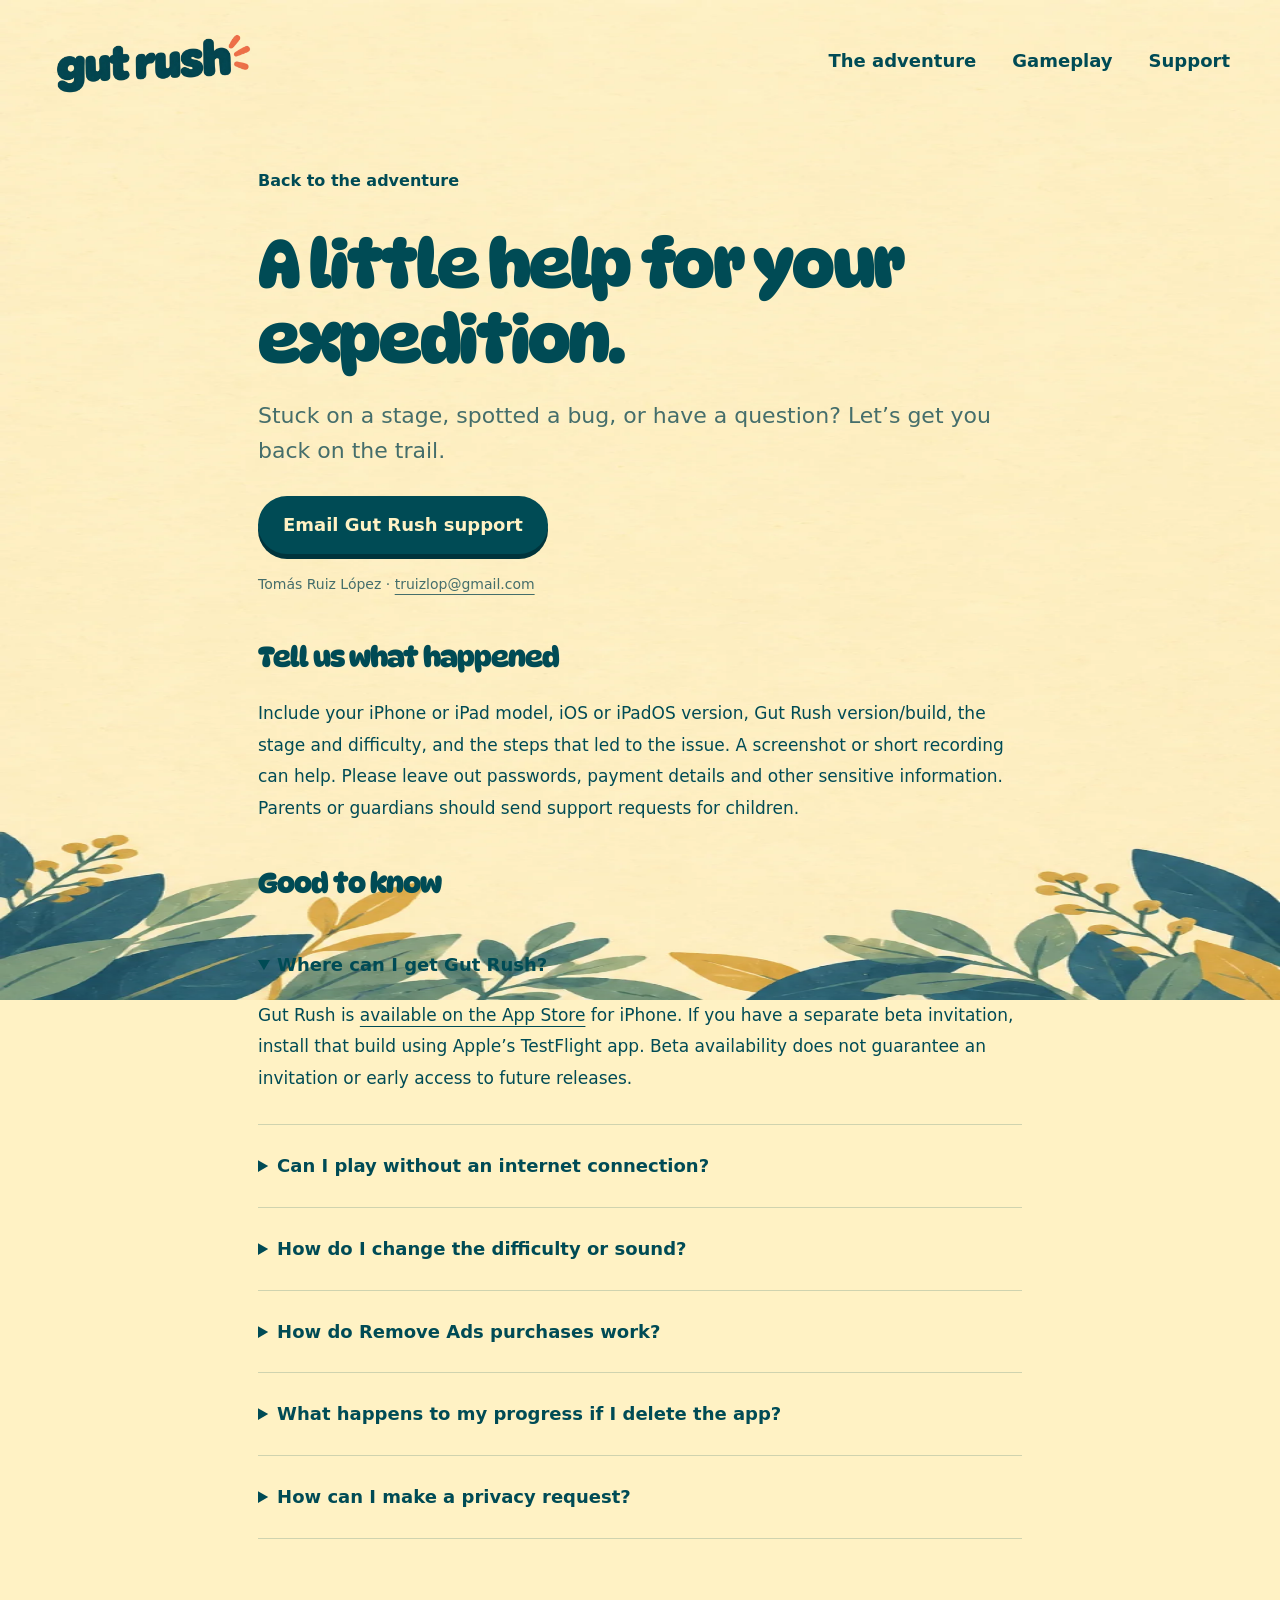
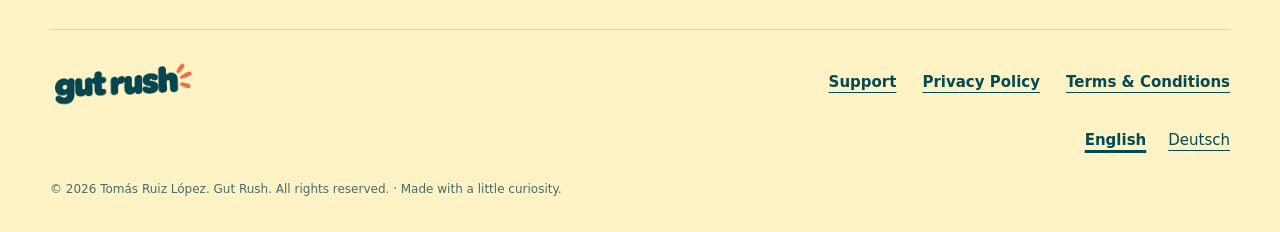
<file: support/index.html>
<!doctype html><html lang="en"><head><meta charset="utf-8"><meta name="viewport" content="width=device-width,initial-scale=1"><meta name="theme-color" content="#004b55"><title>A little help for your expedition. — Gut Rush</title><meta name="description" content="Get help with Gut Rush, report a bug, or ask a privacy question."><link rel="canonical" href="https://truizlop.github.io/gut-rush-website/support/"><meta property="og:type" content="website"><meta property="og:title" content="A little help for your expedition. — Gut Rush"><meta property="og:description" content="Get help with Gut Rush, report a bug, or ask a privacy question."><meta property="og:url" content="https://truizlop.github.io/gut-rush-website/support/"><meta property="og:image" content="https://truizlop.github.io/gut-rush-website/assets/gut-rush-social-v1.jpg"><meta property="og:image:secure_url" content="https://truizlop.github.io/gut-rush-website/assets/gut-rush-social-v1.jpg"><meta property="og:image:type" content="image/jpeg"><meta property="og:image:width" content="1200"><meta property="og:image:height" content="630"><meta property="og:image:alt" content="Gut Rush: Small bite. Big adventure. A smiling toast explorer in a golden hat runs through a coral-colored mouth, beside playful petrol-teal lettering on textured cream paper."><meta property="og:site_name" content="Gut Rush"><meta name="twitter:card" content="summary_large_image"><meta name="twitter:image" content="https://truizlop.github.io/gut-rush-website/assets/gut-rush-social-v1.jpg"><meta name="twitter:image:alt" content="Gut Rush: Small bite. Big adventure. A smiling toast explorer in a golden hat runs through a coral-colored mouth, beside playful petrol-teal lettering on textured cream paper."><meta name="twitter:title" content="A little help for your expedition. — Gut Rush"><meta name="twitter:description" content="Get help with Gut Rush, report a bug, or ask a privacy question."><link rel="icon" href="../assets/favicon.png" type="image/png"><link rel="apple-touch-icon" href="../assets/apple-touch-icon.png"><link rel="stylesheet" href="../styles.css"><script src="../script.js" defer></script><link rel="alternate" hreflang="en" href="https://truizlop.github.io/gut-rush-website/support/"><link rel="alternate" hreflang="de" href="https://truizlop.github.io/gut-rush-website/de/support/"><link rel="alternate" hreflang="x-default" href="https://truizlop.github.io/gut-rush-website/support/"></head><body class="legal-shell"><a class="skip" href="#main">Skip to content</a><header class="site-header wrap"><a class="brand" href="../" aria-label="Gut Rush home"><img src="../assets/logo.webp" width="700" height="234" alt="gut rush"></a><nav class="nav" aria-label="Main navigation"><a class="nav-adventure" href="../#adventure">The adventure</a><a href="../#gameplay" data-watch>Gameplay</a><a href="../support/">Support</a></nav></header><main class="legal" id="main"><a class="text-link" href="../">Back to the adventure</a><h1>A little help for your expedition.</h1><p class="intro">Stuck on a stage, spotted a bug, or have a question? Let’s get you back on the trail.</p><a class="button" href="mailto:truizlop@gmail.com?subject=Gut%20Rush%20support">Email Gut Rush support</a><p class="updated" style="margin-top:18px">Tomás Ruiz López · <a href="mailto:truizlop@gmail.com">truizlop@gmail.com</a></p><h2>Tell us what happened</h2><p>Include your iPhone or iPad model, iOS or iPadOS version, Gut Rush version/build, the stage and difficulty, and the steps that led to the issue. A screenshot or short recording can help. Please leave out passwords, payment details and other sensitive information. Parents or guardians should send support requests for children.</p><h2>Good to know</h2><details open><summary>Where can I get Gut Rush?</summary><p>Gut Rush is <a href="https://apps.apple.com/app/id6809466442">available on the App Store</a> for iPhone. If you have a separate beta invitation, install that build using Apple’s TestFlight app. Beta availability does not guarantee an invitation or early access to future releases.</p></details><details><summary>Can I play without an internet connection?</summary><p>Yes. Ordinary gameplay and local progress work offline. Game Center, beta installation and purchase and restore features require a connection.</p></details><details><summary>How do I change the difficulty or sound?</summary><p>Choose Classic, Rush, Frenzy or Inferno on the home screen. Music and sound effects have separate controls in Settings and the pause menu.</p></details><details><summary>How do Remove Ads purchases work?</summary><p>Build 1.0 (7) disabled ads and purchases. Build 1.0 (8) and later enable both integrations. App Store purchases use Apple’s payment system; TestFlight transactions use its sandbox with no real charges. Ad delivery depends on Google’s approval and availability. In a purchase-enabled build, open Settings → Remove Ads to choose weekly, yearly or lifetime access. Apple shows the localized price before confirmation. All stages remain playable without buying.</p><p>Use Restore purchases with the Apple Account that made the purchase. Manage subscriptions in iPhone Settings → your name → Subscriptions. Deleting the app does not cancel a subscription. Pending purchases and Ask to Buy requests grant access only after approval and verification.</p></details><details><summary>What happens to my progress if I delete the app?</summary><p>Progress is saved locally, so deleting the app may remove it. A device backup may restore it, but Game Center is not a full backup of your local save.</p></details><details><summary>How can I make a privacy request?</summary><p>Email <a href="mailto:truizlop@gmail.com?subject=Gut%20Rush%20privacy%20request">truizlop@gmail.com</a>. Tell us what information or interaction your request concerns. See the <a href="../privacy/">Privacy Policy</a> for more about the app, website and your choices.</p></details></main><footer class="footer wrap"><div class="footer-row"><a class="brand" href="../" aria-label="Gut Rush home"><img src="../assets/logo.webp" width="700" height="234" alt="gut rush" loading="lazy"></a><nav class="footer-links" aria-label="Footer"><a href="../support/">Support</a><a href="../privacy/">Privacy Policy</a><a href="../terms/">Terms &amp; Conditions</a></nav></div><nav class="language-links" aria-label="Language"><a href="/gut-rush-website/support/" lang="en" hreflang="en" aria-current="page">English</a><a href="/gut-rush-website/de/support/" lang="de" hreflang="de">Deutsch</a></nav><p class="copyright">© 2026 Tomás Ruiz López. Gut Rush. All rights reserved. · Made with a little curiosity.</p></footer></body></html>
</file>
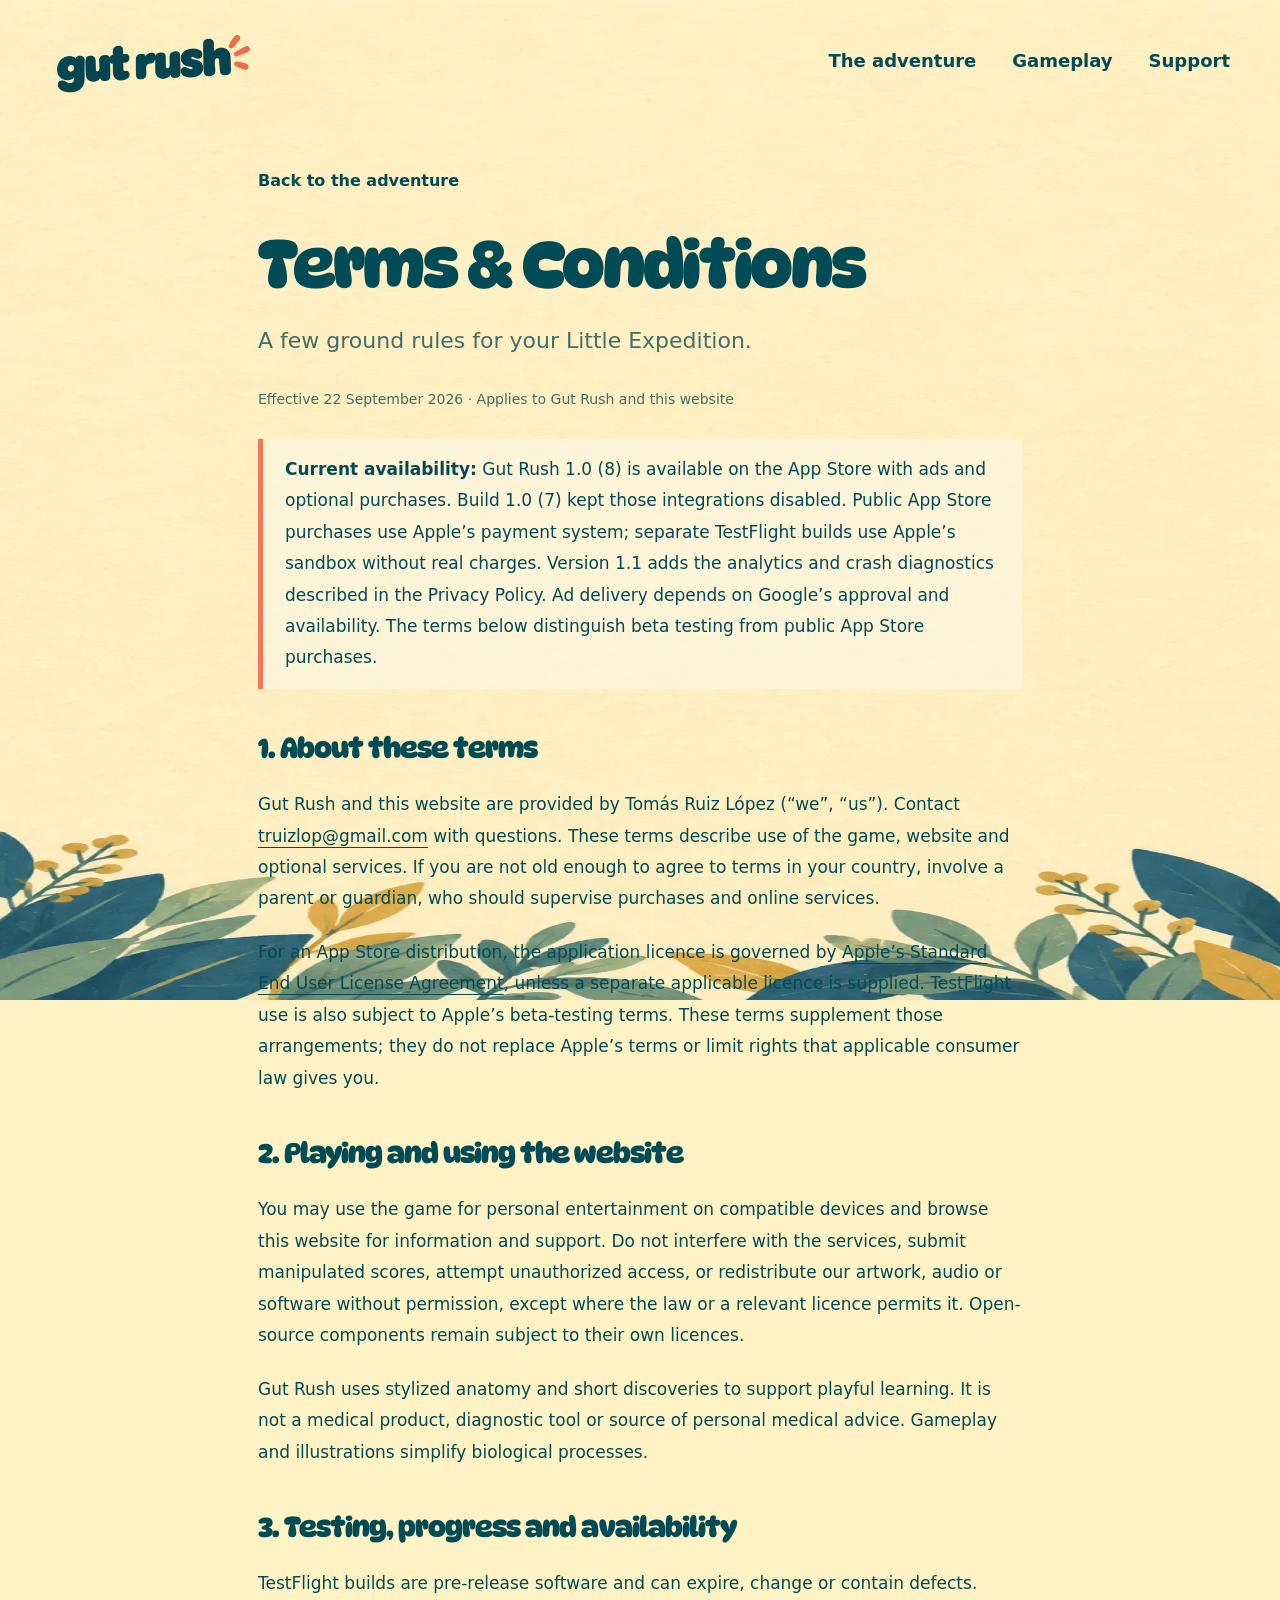
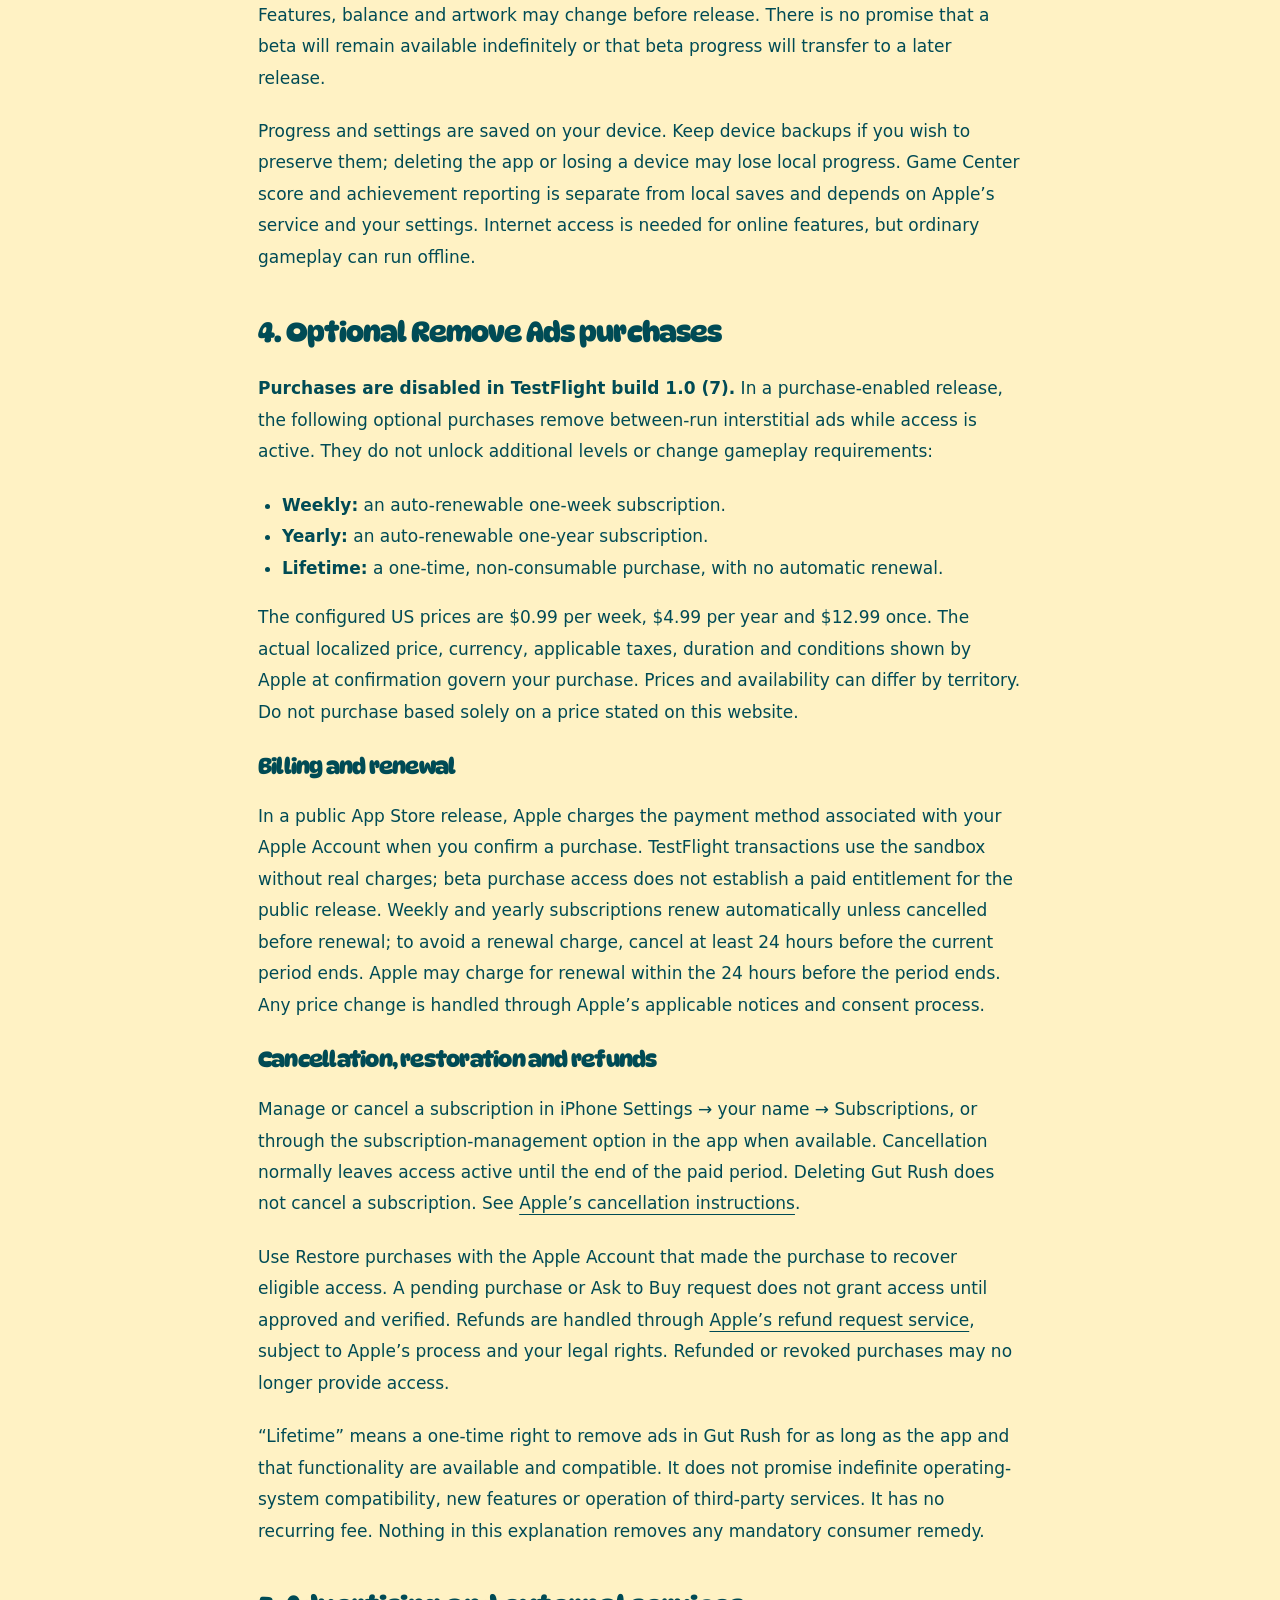
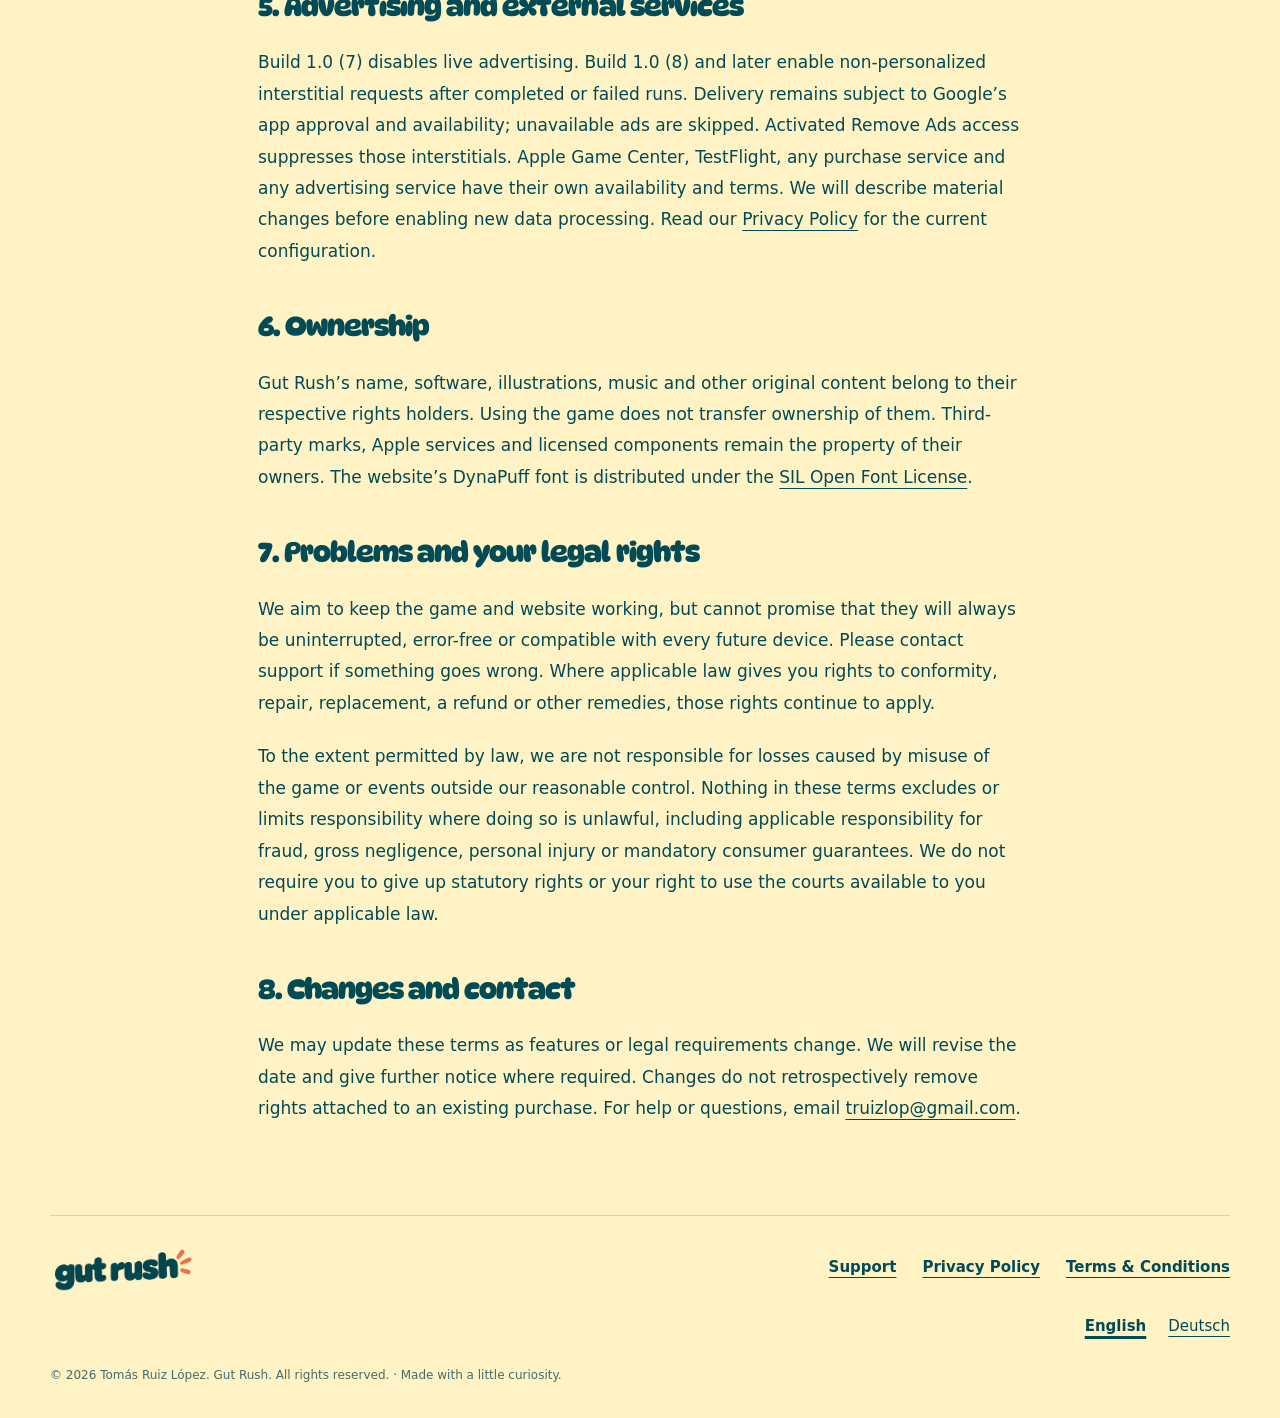
<file: terms/index.html>
<!doctype html><html lang="en"><head><meta charset="utf-8"><meta name="viewport" content="width=device-width,initial-scale=1"><meta name="theme-color" content="#004b55"><title>Terms &amp; Conditions — Gut Rush</title><meta name="description" content="Terms for Gut Rush, beta testing and optional Remove Ads purchases."><link rel="canonical" href="https://truizlop.github.io/gut-rush-website/terms/"><meta property="og:type" content="website"><meta property="og:title" content="Terms &amp; Conditions — Gut Rush"><meta property="og:description" content="Terms for Gut Rush, beta testing and optional Remove Ads purchases."><meta property="og:url" content="https://truizlop.github.io/gut-rush-website/terms/"><meta property="og:image" content="https://truizlop.github.io/gut-rush-website/assets/gut-rush-social-v1.jpg"><meta property="og:image:secure_url" content="https://truizlop.github.io/gut-rush-website/assets/gut-rush-social-v1.jpg"><meta property="og:image:type" content="image/jpeg"><meta property="og:image:width" content="1200"><meta property="og:image:height" content="630"><meta property="og:image:alt" content="Gut Rush: Small bite. Big adventure. A smiling toast explorer in a golden hat runs through a coral-colored mouth, beside playful petrol-teal lettering on textured cream paper."><meta property="og:site_name" content="Gut Rush"><meta name="twitter:card" content="summary_large_image"><meta name="twitter:image" content="https://truizlop.github.io/gut-rush-website/assets/gut-rush-social-v1.jpg"><meta name="twitter:image:alt" content="Gut Rush: Small bite. Big adventure. A smiling toast explorer in a golden hat runs through a coral-colored mouth, beside playful petrol-teal lettering on textured cream paper."><meta name="twitter:title" content="Terms &amp; Conditions — Gut Rush"><meta name="twitter:description" content="Terms for Gut Rush, beta testing and optional Remove Ads purchases."><link rel="icon" href="../assets/favicon.png" type="image/png"><link rel="apple-touch-icon" href="../assets/apple-touch-icon.png"><link rel="stylesheet" href="../styles.css"><script src="../script.js" defer></script><link rel="alternate" hreflang="en" href="https://truizlop.github.io/gut-rush-website/terms/"><link rel="alternate" hreflang="de" href="https://truizlop.github.io/gut-rush-website/de/terms/"><link rel="alternate" hreflang="x-default" href="https://truizlop.github.io/gut-rush-website/terms/"></head><body class="legal-shell"><a class="skip" href="#main">Skip to content</a><header class="site-header wrap"><a class="brand" href="../" aria-label="Gut Rush home"><img src="../assets/logo.webp" width="700" height="234" alt="gut rush"></a><nav class="nav" aria-label="Main navigation"><a class="nav-adventure" href="../#adventure">The adventure</a><a href="../#gameplay" data-watch>Gameplay</a><a href="../support/">Support</a></nav></header><main class="legal" id="main"><a class="text-link" href="../">Back to the adventure</a><h1>Terms &amp; Conditions</h1><p class="intro">A few ground rules for your Little Expedition.</p><p class="updated">Effective 22 September 2026 · Applies to Gut Rush and this website</p><div class="notice"><p><strong>Current availability:</strong> Gut Rush 1.0 (8) is available on the App Store with ads and optional purchases. Build 1.0 (7) kept those integrations disabled. Public App Store purchases use Apple’s payment system; separate TestFlight builds use Apple’s sandbox without real charges. Version 1.1 adds the analytics and crash diagnostics described in the Privacy Policy. Ad delivery depends on Google’s approval and availability. The terms below distinguish beta testing from public App Store purchases.</p></div>
<h2>1. About these terms</h2><p>Gut Rush and this website are provided by Tomás Ruiz López (“we”, “us”). Contact <a href="mailto:truizlop@gmail.com?subject=Gut%20Rush%20support">truizlop@gmail.com</a> with questions. These terms describe use of the game, website and optional services. If you are not old enough to agree to terms in your country, involve a parent or guardian, who should supervise purchases and online services.</p><p>For an App Store distribution, the application licence is governed by <a href="https://www.apple.com/legal/internet-services/itunes/dev/stdeula/">Apple’s Standard End User License Agreement</a>, unless a separate applicable licence is supplied. TestFlight use is also subject to Apple’s beta-testing terms. These terms supplement those arrangements; they do not replace Apple’s terms or limit rights that applicable consumer law gives you.</p>
<h2>2. Playing and using the website</h2><p>You may use the game for personal entertainment on compatible devices and browse this website for information and support. Do not interfere with the services, submit manipulated scores, attempt unauthorized access, or redistribute our artwork, audio or software without permission, except where the law or a relevant licence permits it. Open-source components remain subject to their own licences.</p><p>Gut Rush uses stylized anatomy and short discoveries to support playful learning. It is not a medical product, diagnostic tool or source of personal medical advice. Gameplay and illustrations simplify biological processes.</p>
<h2>3. Testing, progress and availability</h2><p>TestFlight builds are pre-release software and can expire, change or contain defects. Features, balance and artwork may change before release. There is no promise that a beta will remain available indefinitely or that beta progress will transfer to a later release.</p><p>Progress and settings are saved on your device. Keep device backups if you wish to preserve them; deleting the app or losing a device may lose local progress. Game Center score and achievement reporting is separate from local saves and depends on Apple’s service and your settings. Internet access is needed for online features, but ordinary gameplay can run offline.</p>
<h2>4. Optional Remove Ads purchases</h2><p><strong>Purchases are disabled in TestFlight build 1.0 (7).</strong> In a purchase-enabled release, the following optional purchases remove between-run interstitial ads while access is active. They do not unlock additional levels or change gameplay requirements:</p><ul><li><strong>Weekly:</strong> an auto-renewable one-week subscription.</li><li><strong>Yearly:</strong> an auto-renewable one-year subscription.</li><li><strong>Lifetime:</strong> a one-time, non-consumable purchase, with no automatic renewal.</li></ul><p>The configured US prices are $0.99 per week, $4.99 per year and $12.99 once. The actual localized price, currency, applicable taxes, duration and conditions shown by Apple at confirmation govern your purchase. Prices and availability can differ by territory. Do not purchase based solely on a price stated on this website.</p><h3>Billing and renewal</h3><p>In a public App Store release, Apple charges the payment method associated with your Apple Account when you confirm a purchase. TestFlight transactions use the sandbox without real charges; beta purchase access does not establish a paid entitlement for the public release. Weekly and yearly subscriptions renew automatically unless cancelled before renewal; to avoid a renewal charge, cancel at least 24 hours before the current period ends. Apple may charge for renewal within the 24 hours before the period ends. Any price change is handled through Apple’s applicable notices and consent process.</p><h3>Cancellation, restoration and refunds</h3><p>Manage or cancel a subscription in iPhone Settings → your name → Subscriptions, or through the subscription-management option in the app when available. Cancellation normally leaves access active until the end of the paid period. Deleting Gut Rush does not cancel a subscription. See <a href="https://support.apple.com/en-us/118428">Apple’s cancellation instructions</a>.</p><p>Use Restore purchases with the Apple Account that made the purchase to recover eligible access. A pending purchase or Ask to Buy request does not grant access until approved and verified. Refunds are handled through <a href="https://reportaproblem.apple.com/">Apple’s refund request service</a>, subject to Apple’s process and your legal rights. Refunded or revoked purchases may no longer provide access.</p><p>“Lifetime” means a one-time right to remove ads in Gut Rush for as long as the app and that functionality are available and compatible. It does not promise indefinite operating-system compatibility, new features or operation of third-party services. It has no recurring fee. Nothing in this explanation removes any mandatory consumer remedy.</p>
<h2>5. Advertising and external services</h2><p>Build 1.0 (7) disables live advertising. Build 1.0 (8) and later enable non-personalized interstitial requests after completed or failed runs. Delivery remains subject to Google’s app approval and availability; unavailable ads are skipped. Activated Remove Ads access suppresses those interstitials. Apple Game Center, TestFlight, any purchase service and any advertising service have their own availability and terms. We will describe material changes before enabling new data processing. Read our <a href="../privacy/">Privacy Policy</a> for the current configuration.</p>
<h2>6. Ownership</h2><p>Gut Rush’s name, software, illustrations, music and other original content belong to their respective rights holders. Using the game does not transfer ownership of them. Third-party marks, Apple services and licensed components remain the property of their owners. The website’s DynaPuff font is distributed under the <a href="../assets/DynaPuff-OFL.txt">SIL Open Font License</a>.</p>
<h2>7. Problems and your legal rights</h2><p>We aim to keep the game and website working, but cannot promise that they will always be uninterrupted, error-free or compatible with every future device. Please contact support if something goes wrong. Where applicable law gives you rights to conformity, repair, replacement, a refund or other remedies, those rights continue to apply.</p><p>To the extent permitted by law, we are not responsible for losses caused by misuse of the game or events outside our reasonable control. Nothing in these terms excludes or limits responsibility where doing so is unlawful, including applicable responsibility for fraud, gross negligence, personal injury or mandatory consumer guarantees. We do not require you to give up statutory rights or your right to use the courts available to you under applicable law.</p>
<h2>8. Changes and contact</h2><p>We may update these terms as features or legal requirements change. We will revise the date and give further notice where required. Changes do not retrospectively remove rights attached to an existing purchase. For help or questions, email <a href="mailto:truizlop@gmail.com?subject=Gut%20Rush%20terms">truizlop@gmail.com</a>.</p></main><footer class="footer wrap"><div class="footer-row"><a class="brand" href="../" aria-label="Gut Rush home"><img src="../assets/logo.webp" width="700" height="234" alt="gut rush" loading="lazy"></a><nav class="footer-links" aria-label="Footer"><a href="../support/">Support</a><a href="../privacy/">Privacy Policy</a><a href="../terms/">Terms &amp; Conditions</a></nav></div><nav class="language-links" aria-label="Language"><a href="/gut-rush-website/terms/" lang="en" hreflang="en" aria-current="page">English</a><a href="/gut-rush-website/de/terms/" lang="de" hreflang="de">Deutsch</a></nav><p class="copyright">© 2026 Tomás Ruiz López. Gut Rush. All rights reserved. · Made with a little curiosity.</p></footer></body></html>
</file>
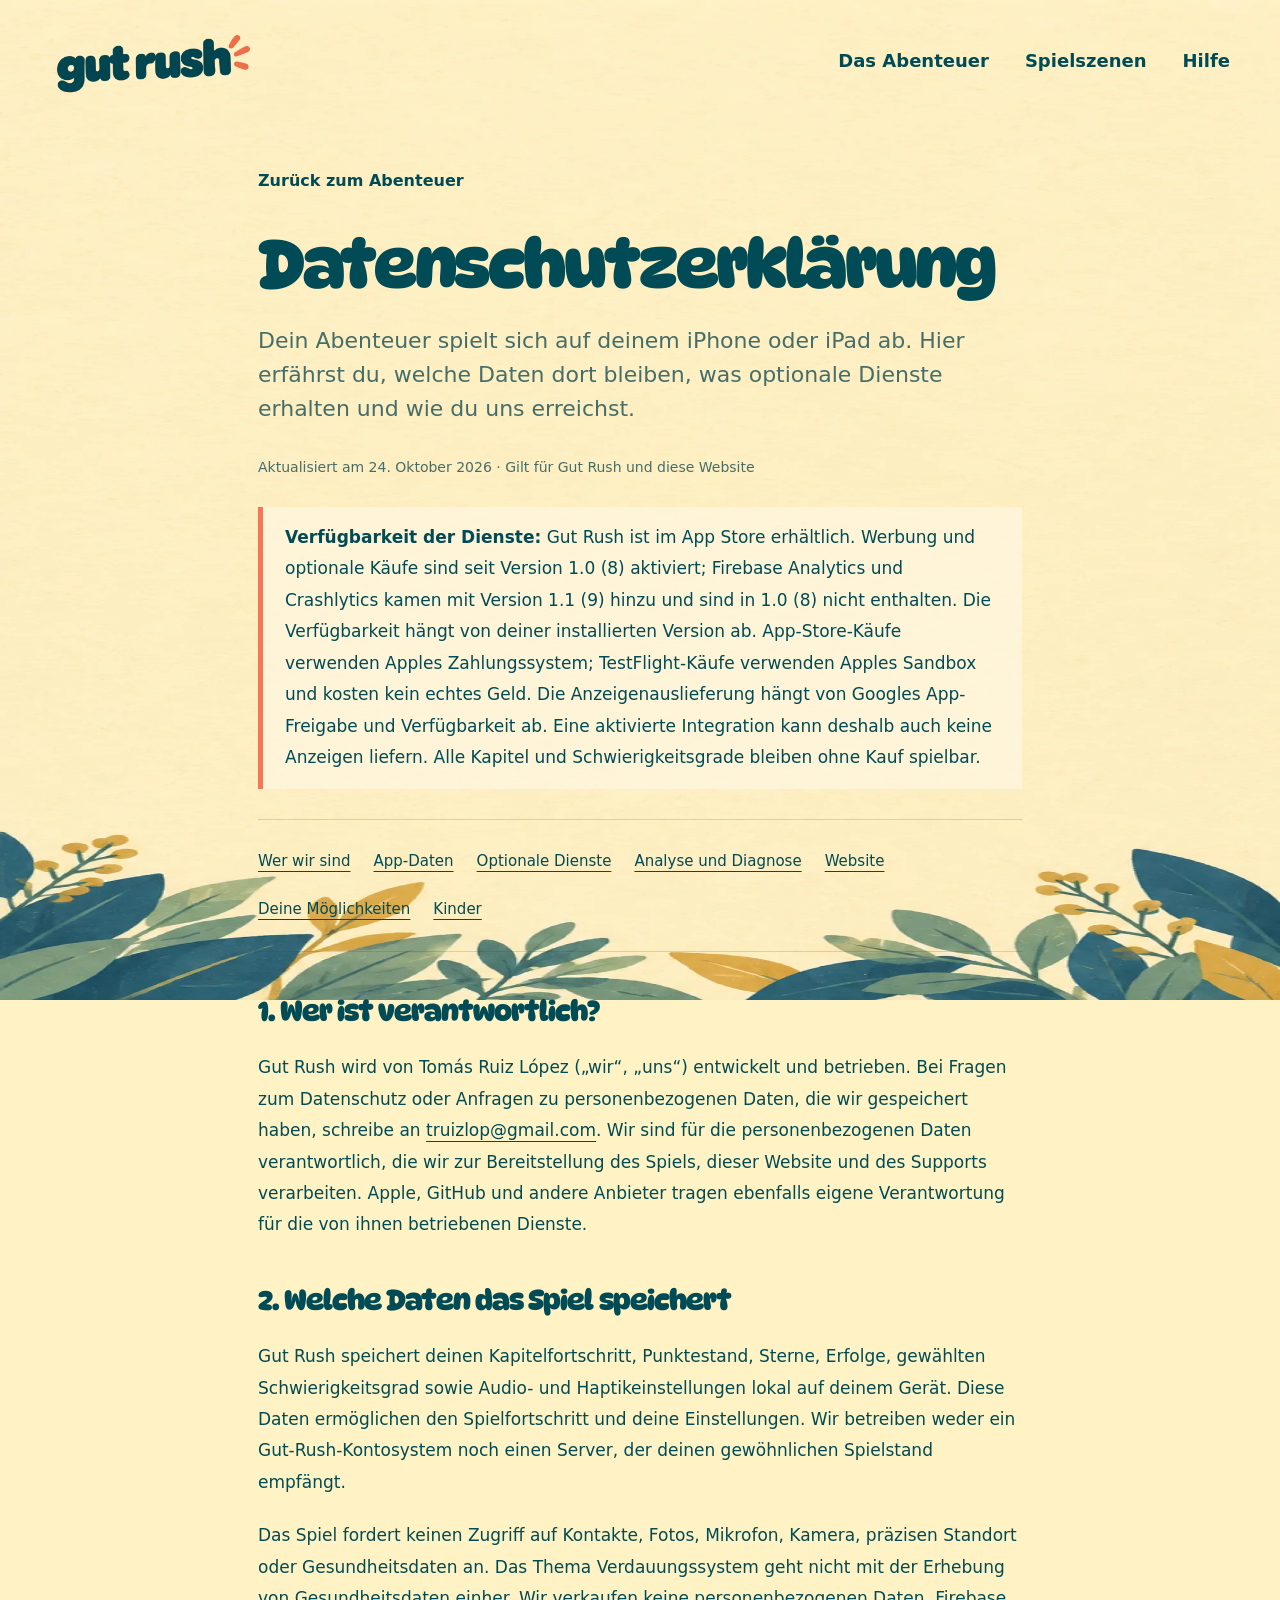
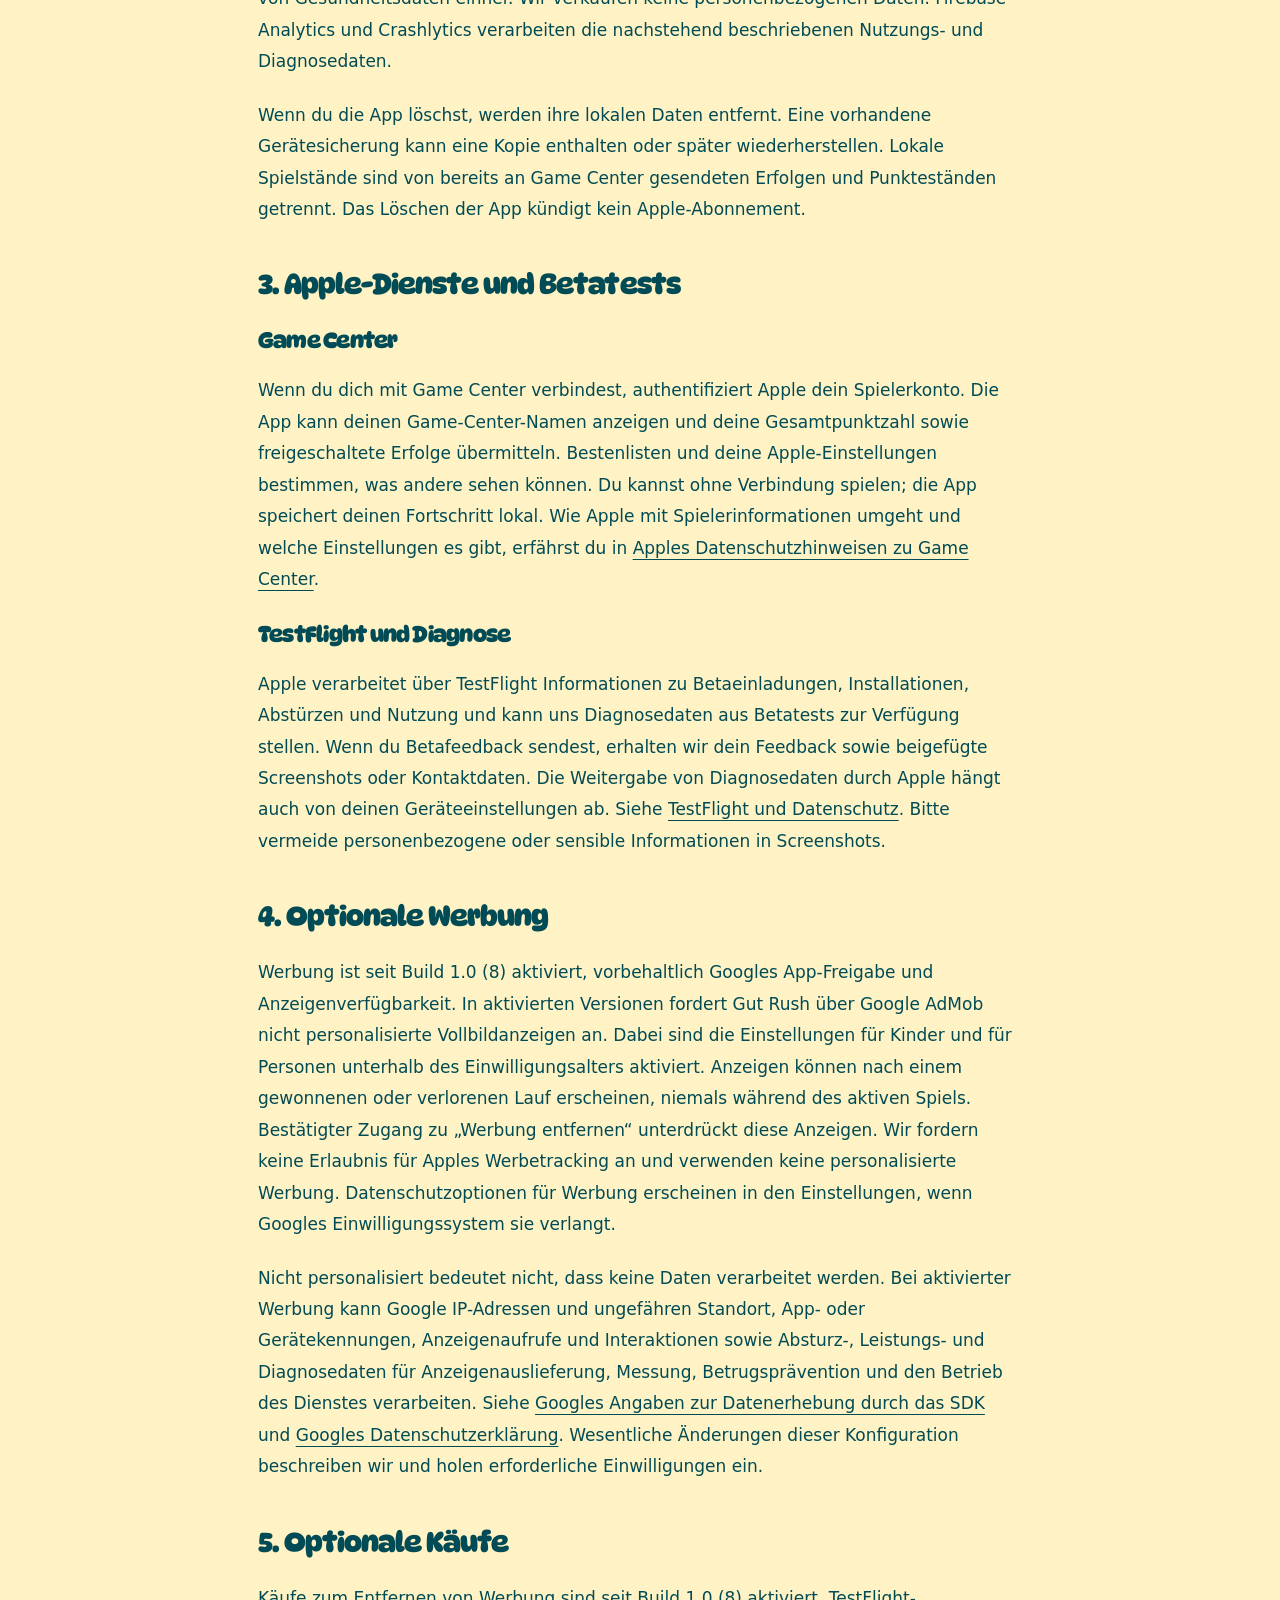
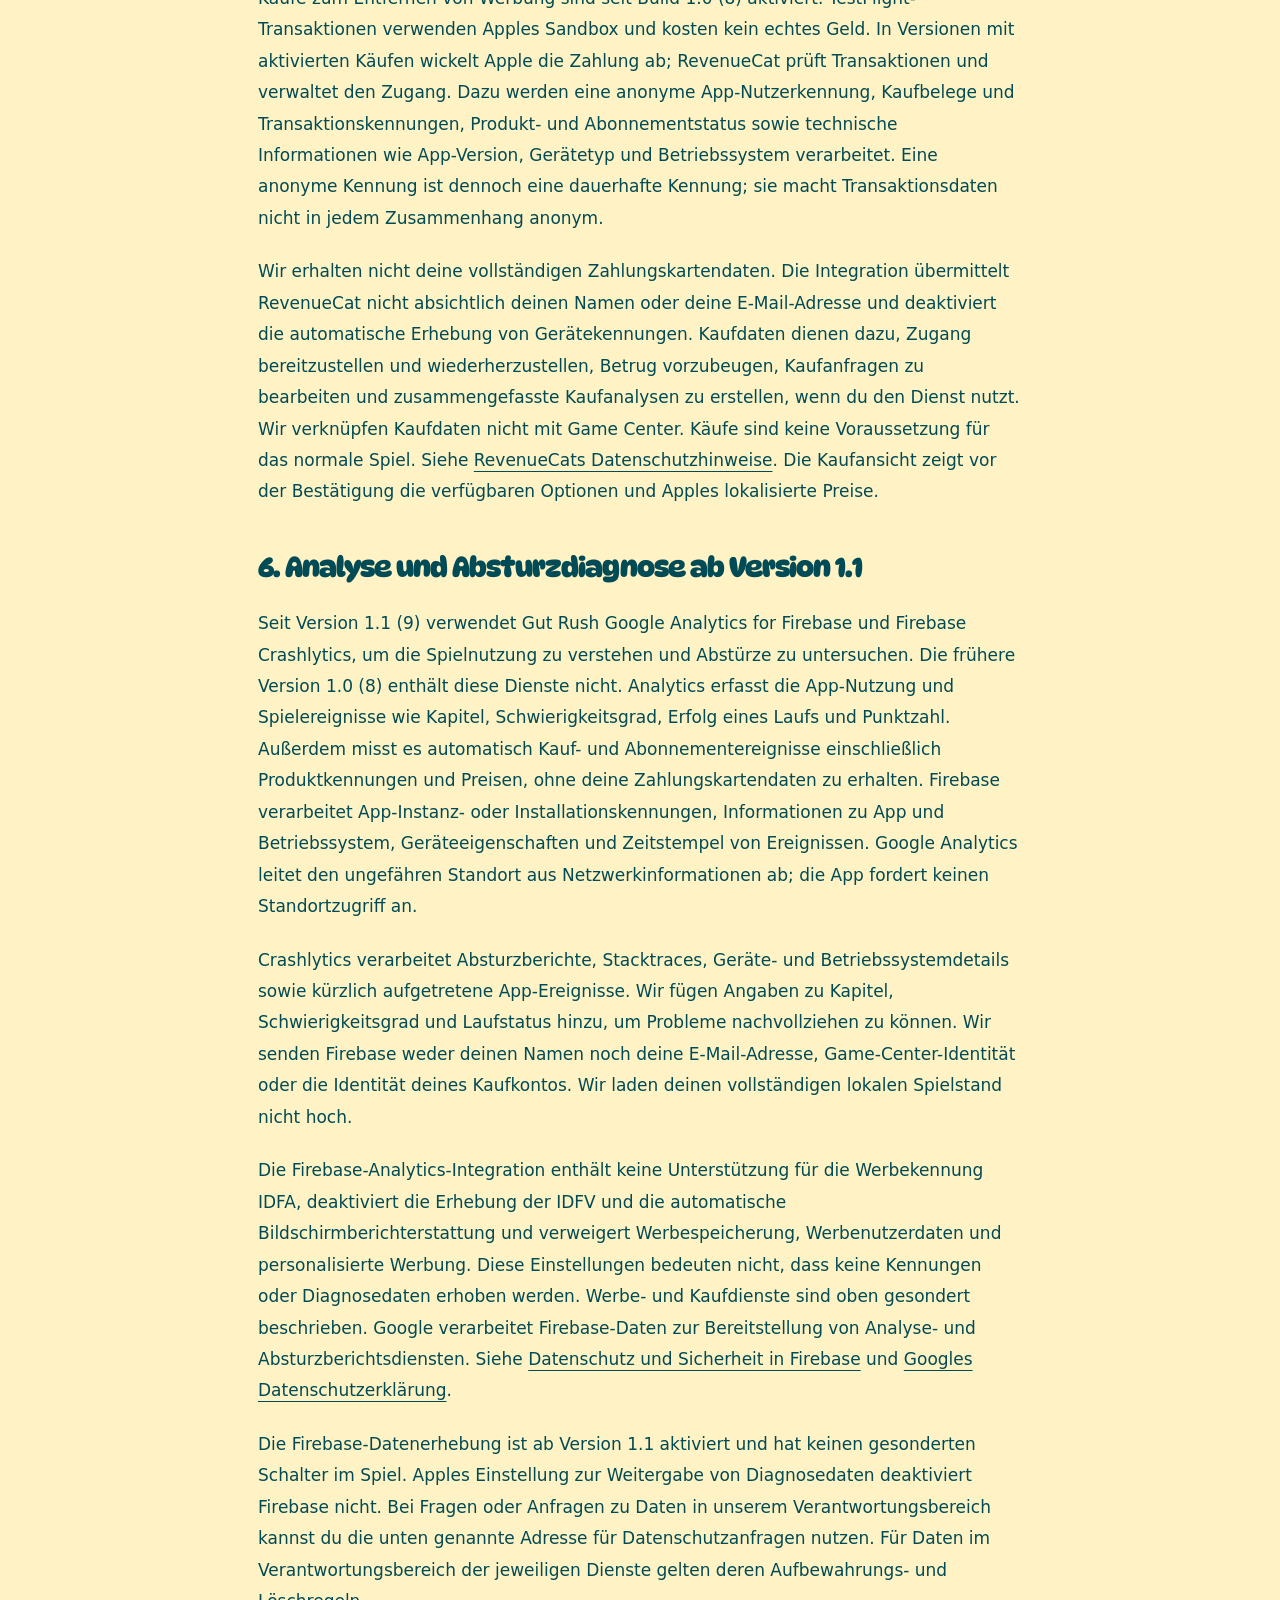
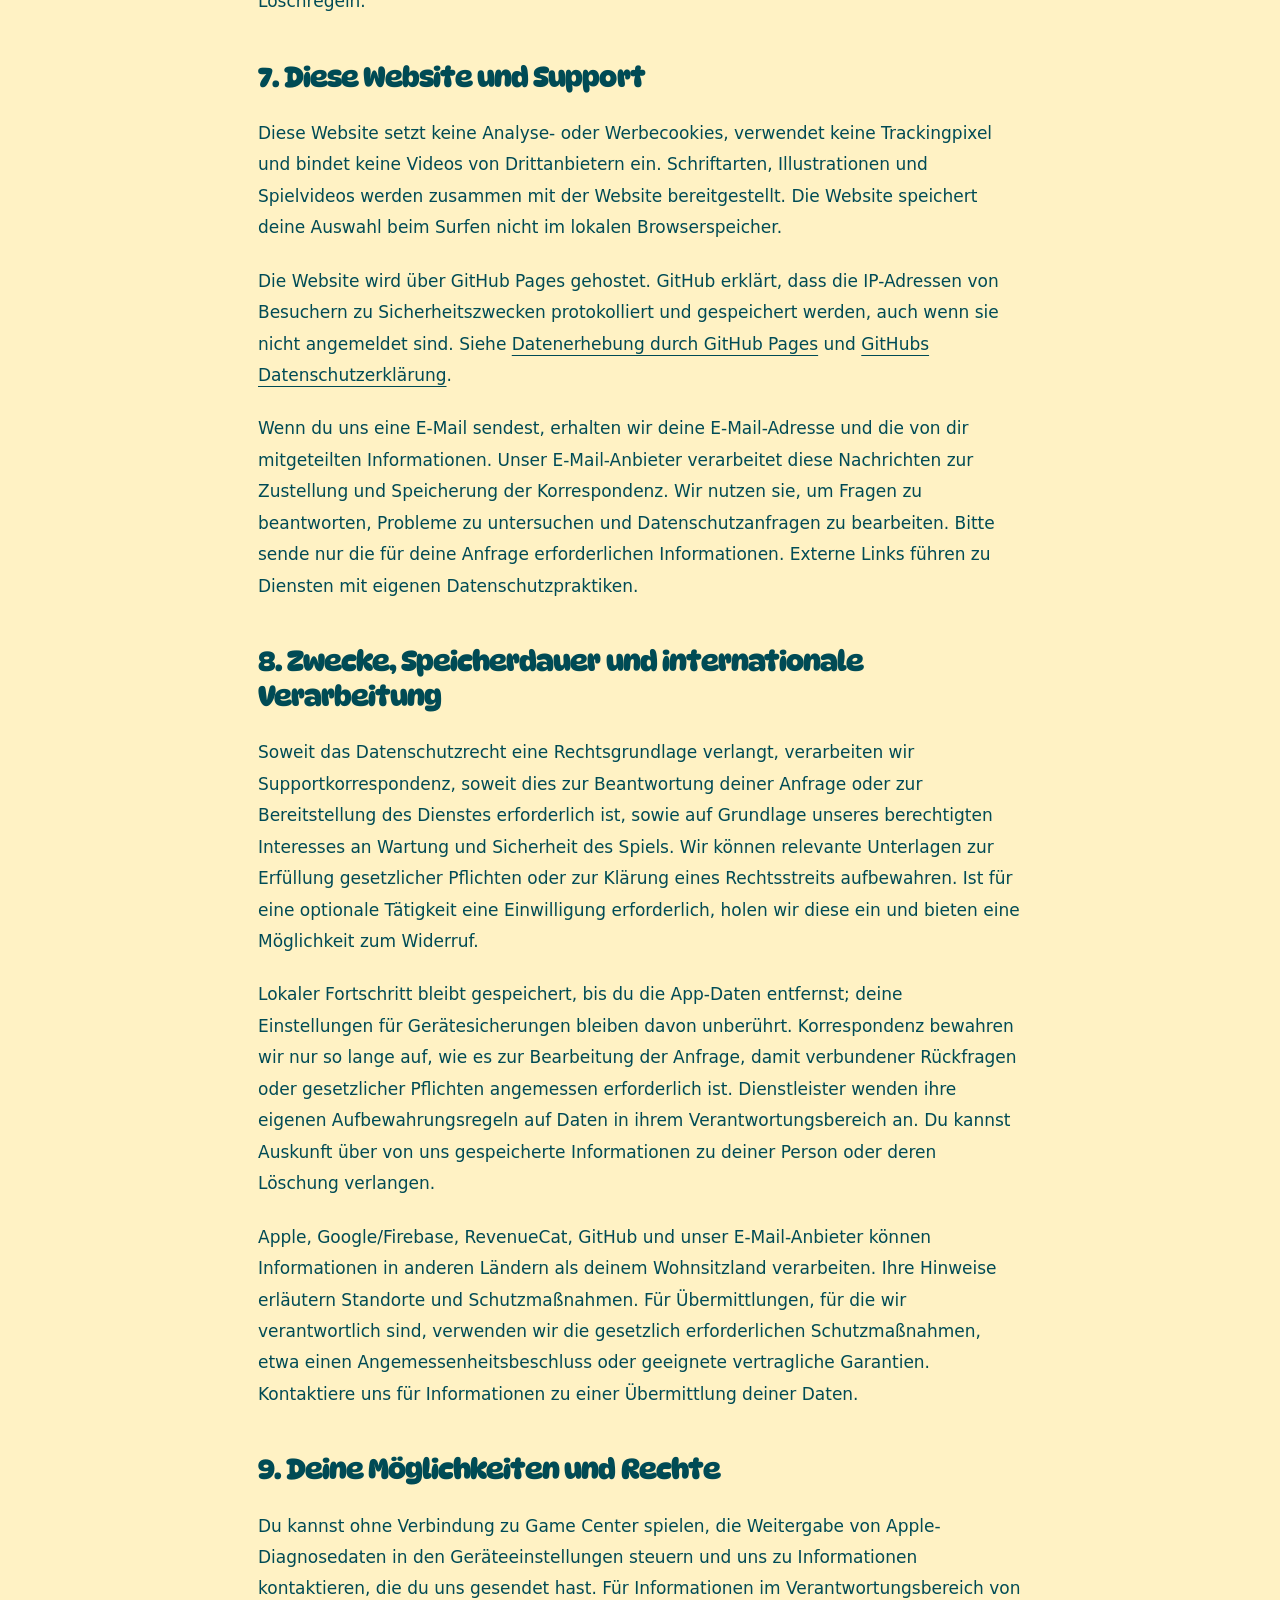
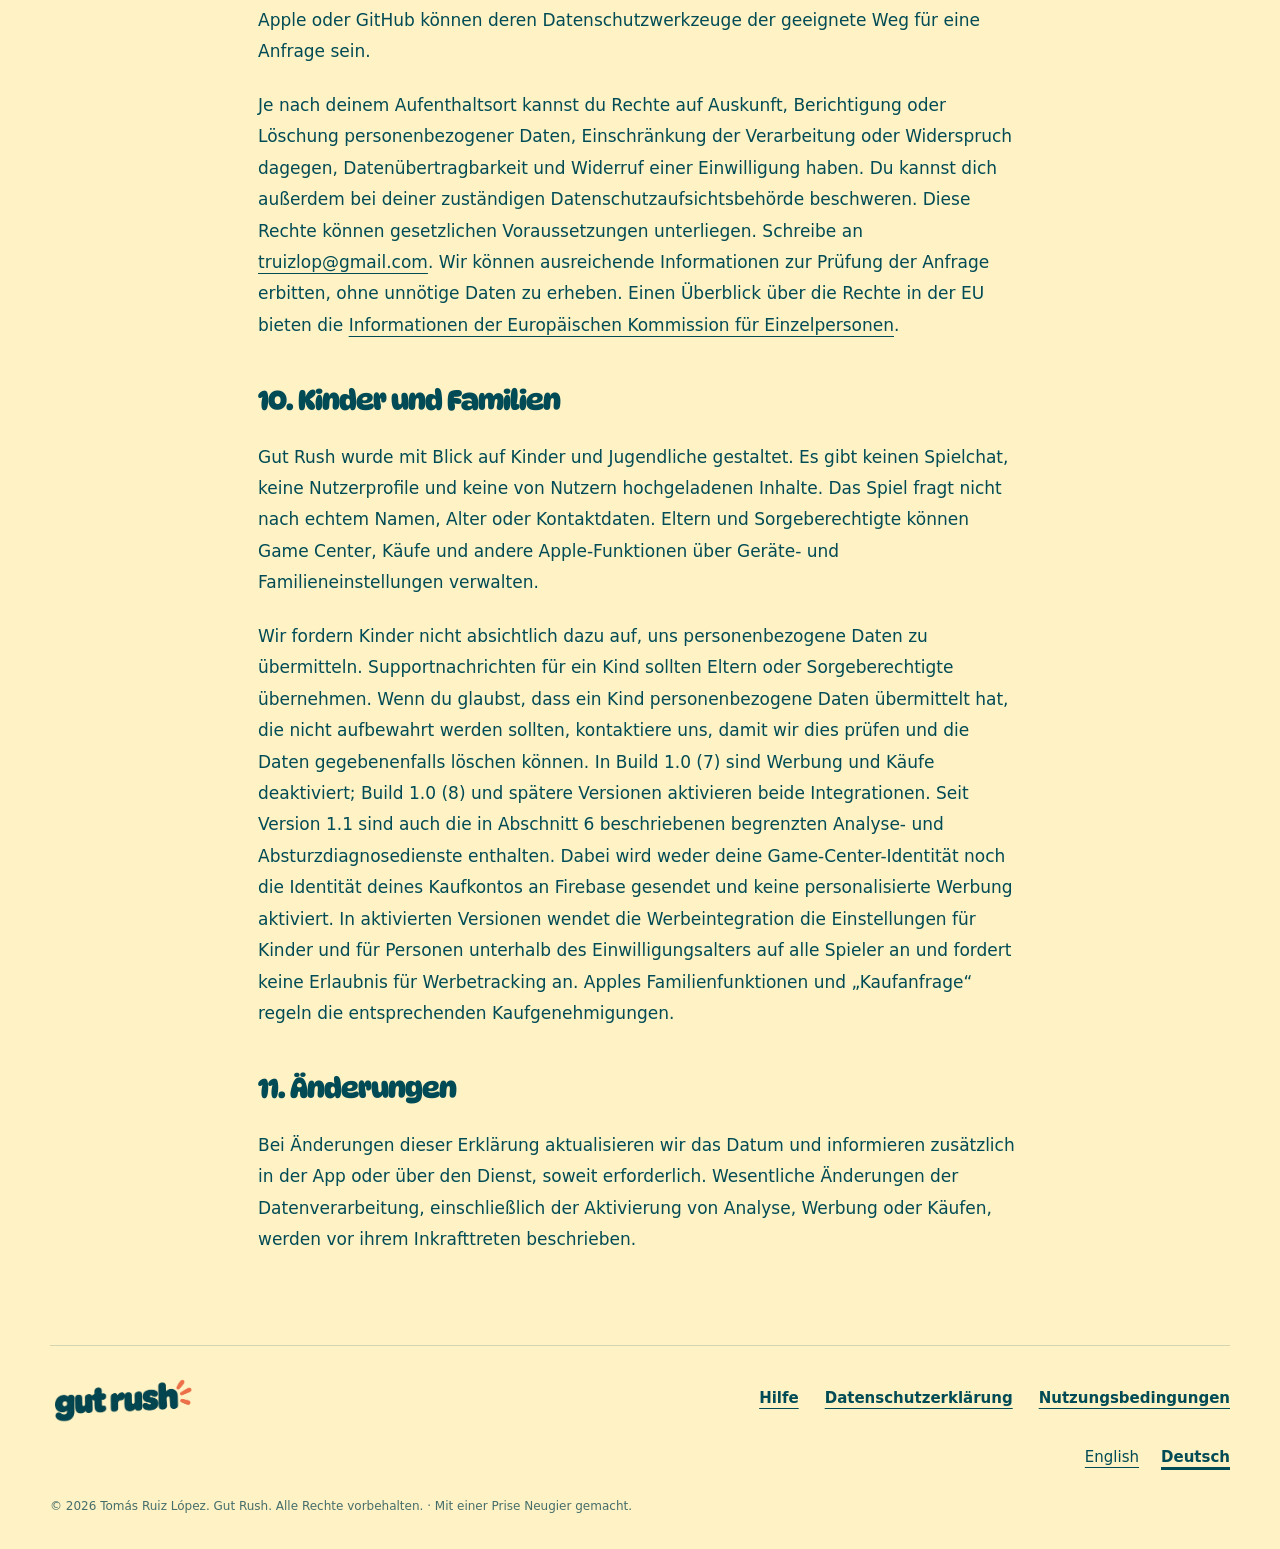
<file: de/privacy/index.html>
<!doctype html><html lang="de"><head><meta charset="utf-8"><meta name="viewport" content="width=device-width,initial-scale=1"><meta name="theme-color" content="#004b55"><title>Datenschutzerklärung — Gut Rush</title><meta name="description" content="Wie Gut Rush mit lokalem Fortschritt, Game Center, TestFlight, Websitebesuchen und optionalen Diensten umgeht."><link rel="canonical" href="https://truizlop.github.io/gut-rush-website/de/privacy/"><meta property="og:locale" content="de_DE"><meta property="og:type" content="website"><meta property="og:title" content="Datenschutzerklärung — Gut Rush"><meta property="og:description" content="Wie Gut Rush mit lokalem Fortschritt, Game Center, TestFlight, Websitebesuchen und optionalen Diensten umgeht."><meta property="og:url" content="https://truizlop.github.io/gut-rush-website/de/privacy/"><meta property="og:image" content="https://truizlop.github.io/gut-rush-website/assets/gut-rush-social-de-v1.jpg"><meta property="og:image:secure_url" content="https://truizlop.github.io/gut-rush-website/assets/gut-rush-social-de-v1.jpg"><meta property="og:image:type" content="image/jpeg"><meta property="og:image:width" content="1200"><meta property="og:image:height" content="630"><meta property="og:image:alt" content="Gut Rush: Kleiner Bissen. Großes Abenteuer. Ein fröhlicher Toast mit goldenem Entdeckerhut erkundet eine korallfarbene Mundwelt neben petrolfarbener Schrift auf cremefarbenem Papier."><meta property="og:site_name" content="Gut Rush"><meta name="twitter:card" content="summary_large_image"><meta name="twitter:image" content="https://truizlop.github.io/gut-rush-website/assets/gut-rush-social-de-v1.jpg"><meta name="twitter:image:alt" content="Gut Rush: Kleiner Bissen. Großes Abenteuer. Ein fröhlicher Toast mit goldenem Entdeckerhut erkundet eine korallfarbene Mundwelt neben petrolfarbener Schrift auf cremefarbenem Papier."><meta name="twitter:title" content="Datenschutzerklärung — Gut Rush"><meta name="twitter:description" content="Wie Gut Rush mit lokalem Fortschritt, Game Center, TestFlight, Websitebesuchen und optionalen Diensten umgeht."><link rel="icon" href="../../assets/favicon.png" type="image/png"><link rel="apple-touch-icon" href="../../assets/apple-touch-icon.png"><link rel="stylesheet" href="../../styles.css"><script src="../../script.js" defer></script><link rel="alternate" hreflang="en" href="https://truizlop.github.io/gut-rush-website/privacy/"><link rel="alternate" hreflang="de" href="https://truizlop.github.io/gut-rush-website/de/privacy/"><link rel="alternate" hreflang="x-default" href="https://truizlop.github.io/gut-rush-website/privacy/"></head><body class="legal-shell"><a class="skip" href="#main">Zum Inhalt springen</a><header class="site-header wrap"><a class="brand" href="../" aria-label="Gut Rush – Startseite"><img src="../../assets/logo.webp" width="700" height="234" alt="gut rush"></a><nav class="nav" aria-label="Hauptnavigation"><a class="nav-adventure" href="../#adventure">Das Abenteuer</a><a href="../#gameplay" data-watch>Spielszenen</a><a href="../support/">Hilfe</a></nav></header><main class="legal" id="main">
<a class="text-link" href="../">Zurück zum Abenteuer</a><h1>Datenschutzerklärung</h1>
<p class="intro">Dein Abenteuer spielt sich auf deinem iPhone oder iPad ab. Hier erfährst du, welche Daten dort bleiben, was optionale Dienste erhalten und wie du uns erreichst.</p>
<p class="updated">Aktualisiert am 24. Oktober 2026 · Gilt für Gut Rush und diese Website</p>
<div class="notice"><p><strong>Verfügbarkeit der Dienste:</strong> Gut Rush ist im App Store erhältlich. Werbung und optionale Käufe sind seit Version 1.0 (8) aktiviert; Firebase Analytics und Crashlytics kamen mit Version 1.1 (9) hinzu und sind in 1.0 (8) nicht enthalten. Die Verfügbarkeit hängt von deiner installierten Version ab. App-Store-Käufe verwenden Apples Zahlungssystem; TestFlight-Käufe verwenden Apples Sandbox und kosten kein echtes Geld. Die Anzeigenauslieferung hängt von Googles App-Freigabe und Verfügbarkeit ab. Eine aktivierte Integration kann deshalb auch keine Anzeigen liefern. Alle Kapitel und Schwierigkeitsgrade bleiben ohne Kauf spielbar.</p></div>
<nav class="legal-toc" aria-label="Abschnitte der Datenschutzerklärung"><a href="#who">Wer wir sind</a><a href="#app-data">App-Daten</a><a href="#optional-services">Optionale Dienste</a><a href="#analytics">Analyse und Diagnose</a><a href="#website">Website</a><a href="#your-choices">Deine Möglichkeiten</a><a href="#children">Kinder</a></nav>
<h2 id="who">1. Wer ist verantwortlich?</h2><p>Gut Rush wird von Tomás Ruiz López („wir“, „uns“) entwickelt und betrieben. Bei Fragen zum Datenschutz oder Anfragen zu personenbezogenen Daten, die wir gespeichert haben, schreibe an <a href="mailto:truizlop@gmail.com?subject=Gut%20Rush%20Datenschutz">truizlop@gmail.com</a>. Wir sind für die personenbezogenen Daten verantwortlich, die wir zur Bereitstellung des Spiels, dieser Website und des Supports verarbeiten. Apple, GitHub und andere Anbieter tragen ebenfalls eigene Verantwortung für die von ihnen betriebenen Dienste.</p>
<h2 id="app-data">2. Welche Daten das Spiel speichert</h2><p>Gut Rush speichert deinen Kapitelfortschritt, Punktestand, Sterne, Erfolge, gewählten Schwierigkeitsgrad sowie Audio- und Haptikeinstellungen lokal auf deinem Gerät. Diese Daten ermöglichen den Spielfortschritt und deine Einstellungen. Wir betreiben weder ein Gut-Rush-Kontosystem noch einen Server, der deinen gewöhnlichen Spielstand empfängt.</p>
<p>Das Spiel fordert keinen Zugriff auf Kontakte, Fotos, Mikrofon, Kamera, präzisen Standort oder Gesundheitsdaten an. Das Thema Verdauungssystem geht nicht mit der Erhebung von Gesundheitsdaten einher. Wir verkaufen keine personenbezogenen Daten. Firebase Analytics und Crashlytics verarbeiten die nachstehend beschriebenen Nutzungs- und Diagnosedaten.</p>
<p>Wenn du die App löschst, werden ihre lokalen Daten entfernt. Eine vorhandene Gerätesicherung kann eine Kopie enthalten oder später wiederherstellen. Lokale Spielstände sind von bereits an Game Center gesendeten Erfolgen und Punkteständen getrennt. Das Löschen der App kündigt kein Apple-Abonnement.</p>
<h2 id="optional-services">3. Apple-Dienste und Betatests</h2><h3>Game Center</h3><p>Wenn du dich mit Game Center verbindest, authentifiziert Apple dein Spielerkonto. Die App kann deinen Game-Center-Namen anzeigen und deine Gesamtpunktzahl sowie freigeschaltete Erfolge übermitteln. Bestenlisten und deine Apple-Einstellungen bestimmen, was andere sehen können. Du kannst ohne Verbindung spielen; die App speichert deinen Fortschritt lokal. Wie Apple mit Spielerinformationen umgeht und welche Einstellungen es gibt, erfährst du in <a href="https://www.apple.com/legal/privacy/data/de/game-center/">Apples Datenschutzhinweisen zu Game Center</a>.</p>
<h3>TestFlight und Diagnose</h3><p>Apple verarbeitet über TestFlight Informationen zu Betaeinladungen, Installationen, Abstürzen und Nutzung und kann uns Diagnosedaten aus Betatests zur Verfügung stellen. Wenn du Betafeedback sendest, erhalten wir dein Feedback sowie beigefügte Screenshots oder Kontaktdaten. Die Weitergabe von Diagnosedaten durch Apple hängt auch von deinen Geräteeinstellungen ab. Siehe <a href="https://www.apple.com/legal/privacy/data/de/test-flight/">TestFlight und Datenschutz</a>. Bitte vermeide personenbezogene oder sensible Informationen in Screenshots.</p>
<h2>4. Optionale Werbung</h2><p>Werbung ist seit Build 1.0 (8) aktiviert, vorbehaltlich Googles App-Freigabe und Anzeigenverfügbarkeit. In aktivierten Versionen fordert Gut Rush über Google AdMob nicht personalisierte Vollbildanzeigen an. Dabei sind die Einstellungen für Kinder und für Personen unterhalb des Einwilligungsalters aktiviert. Anzeigen können nach einem gewonnenen oder verlorenen Lauf erscheinen, niemals während des aktiven Spiels. Bestätigter Zugang zu „Werbung entfernen“ unterdrückt diese Anzeigen. Wir fordern keine Erlaubnis für Apples Werbetracking an und verwenden keine personalisierte Werbung. Datenschutzoptionen für Werbung erscheinen in den Einstellungen, wenn Googles Einwilligungssystem sie verlangt.</p>
<p>Nicht personalisiert bedeutet nicht, dass keine Daten verarbeitet werden. Bei aktivierter Werbung kann Google IP-Adressen und ungefähren Standort, App- oder Gerätekennungen, Anzeigenaufrufe und Interaktionen sowie Absturz-, Leistungs- und Diagnosedaten für Anzeigenauslieferung, Messung, Betrugsprävention und den Betrieb des Dienstes verarbeiten. Siehe <a href="https://developers.google.com/admob/ios/privacy/data-disclosure?hl=de">Googles Angaben zur Datenerhebung durch das SDK</a> und <a href="https://policies.google.com/privacy?hl=de">Googles Datenschutzerklärung</a>. Wesentliche Änderungen dieser Konfiguration beschreiben wir und holen erforderliche Einwilligungen ein.</p>
<h2>5. Optionale Käufe</h2><p>Käufe zum Entfernen von Werbung sind seit Build 1.0 (8) aktiviert. TestFlight-Transaktionen verwenden Apples Sandbox und kosten kein echtes Geld. In Versionen mit aktivierten Käufen wickelt Apple die Zahlung ab; RevenueCat prüft Transaktionen und verwaltet den Zugang. Dazu werden eine anonyme App-Nutzerkennung, Kaufbelege und Transaktionskennungen, Produkt- und Abonnementstatus sowie technische Informationen wie App-Version, Gerätetyp und Betriebssystem verarbeitet. Eine anonyme Kennung ist dennoch eine dauerhafte Kennung; sie macht Transaktionsdaten nicht in jedem Zusammenhang anonym.</p>
<p>Wir erhalten nicht deine vollständigen Zahlungskartendaten. Die Integration übermittelt RevenueCat nicht absichtlich deinen Namen oder deine E-Mail-Adresse und deaktiviert die automatische Erhebung von Gerätekennungen. Kaufdaten dienen dazu, Zugang bereitzustellen und wiederherzustellen, Betrug vorzubeugen, Kaufanfragen zu bearbeiten und zusammengefasste Kaufanalysen zu erstellen, wenn du den Dienst nutzt. Wir verknüpfen Kaufdaten nicht mit Game Center. Käufe sind keine Voraussetzung für das normale Spiel. Siehe <a href="https://www.revenuecat.com/privacy">RevenueCats Datenschutzhinweise</a>. Die Kaufansicht zeigt vor der Bestätigung die verfügbaren Optionen und Apples lokalisierte Preise.</p>
<h2 id="analytics">6. Analyse und Absturzdiagnose ab Version 1.1</h2>
<p>Seit Version 1.1 (9) verwendet Gut Rush Google Analytics for Firebase und Firebase Crashlytics, um die Spielnutzung zu verstehen und Abstürze zu untersuchen. Die frühere Version 1.0 (8) enthält diese Dienste nicht. Analytics erfasst die App-Nutzung und Spielereignisse wie Kapitel, Schwierigkeitsgrad, Erfolg eines Laufs und Punktzahl. Außerdem misst es automatisch Kauf- und Abonnementereignisse einschließlich Produktkennungen und Preisen, ohne deine Zahlungskartendaten zu erhalten. Firebase verarbeitet App-Instanz- oder Installationskennungen, Informationen zu App und Betriebssystem, Geräteeigenschaften und Zeitstempel von Ereignissen. Google Analytics leitet den ungefähren Standort aus Netzwerkinformationen ab; die App fordert keinen Standortzugriff an.</p>
<p>Crashlytics verarbeitet Absturzberichte, Stacktraces, Geräte- und Betriebssystemdetails sowie kürzlich aufgetretene App-Ereignisse. Wir fügen Angaben zu Kapitel, Schwierigkeitsgrad und Laufstatus hinzu, um Probleme nachvollziehen zu können. Wir senden Firebase weder deinen Namen noch deine E-Mail-Adresse, Game-Center-Identität oder die Identität deines Kaufkontos. Wir laden deinen vollständigen lokalen Spielstand nicht hoch.</p>
<p>Die Firebase-Analytics-Integration enthält keine Unterstützung für die Werbekennung IDFA, deaktiviert die Erhebung der IDFV und die automatische Bildschirmberichterstattung und verweigert Werbespeicherung, Werbenutzerdaten und personalisierte Werbung. Diese Einstellungen bedeuten nicht, dass keine Kennungen oder Diagnosedaten erhoben werden. Werbe- und Kaufdienste sind oben gesondert beschrieben. Google verarbeitet Firebase-Daten zur Bereitstellung von Analyse- und Absturzberichtsdiensten. Siehe <a href="https://firebase.google.com/support/privacy?hl=de">Datenschutz und Sicherheit in Firebase</a> und <a href="https://policies.google.com/privacy?hl=de">Googles Datenschutzerklärung</a>.</p>
<p>Die Firebase-Datenerhebung ist ab Version 1.1 aktiviert und hat keinen gesonderten Schalter im Spiel. Apples Einstellung zur Weitergabe von Diagnosedaten deaktiviert Firebase nicht. Bei Fragen oder Anfragen zu Daten in unserem Verantwortungsbereich kannst du die unten genannte Adresse für Datenschutzanfragen nutzen. Für Daten im Verantwortungsbereich der jeweiligen Dienste gelten deren Aufbewahrungs- und Löschregeln.</p>
<h2 id="website">7. Diese Website und Support</h2><p>Diese Website setzt keine Analyse- oder Werbecookies, verwendet keine Trackingpixel und bindet keine Videos von Drittanbietern ein. Schriftarten, Illustrationen und Spielvideos werden zusammen mit der Website bereitgestellt. Die Website speichert deine Auswahl beim Surfen nicht im lokalen Browserspeicher.</p>
<p>Die Website wird über GitHub Pages gehostet. GitHub erklärt, dass die IP-Adressen von Besuchern zu Sicherheitszwecken protokolliert und gespeichert werden, auch wenn sie nicht angemeldet sind. Siehe <a href="https://docs.github.com/de/pages/getting-started-with-github-pages/what-is-github-pages#data-collection">Datenerhebung durch GitHub Pages</a> und <a href="https://docs.github.com/de/site-policy/privacy-policies/github-general-privacy-statement">GitHubs Datenschutzerklärung</a>.</p>
<p>Wenn du uns eine E-Mail sendest, erhalten wir deine E-Mail-Adresse und die von dir mitgeteilten Informationen. Unser E-Mail-Anbieter verarbeitet diese Nachrichten zur Zustellung und Speicherung der Korrespondenz. Wir nutzen sie, um Fragen zu beantworten, Probleme zu untersuchen und Datenschutzanfragen zu bearbeiten. Bitte sende nur die für deine Anfrage erforderlichen Informationen. Externe Links führen zu Diensten mit eigenen Datenschutzpraktiken.</p>
<h2>8. Zwecke, Speicherdauer und internationale Verarbeitung</h2><p>Soweit das Datenschutzrecht eine Rechtsgrundlage verlangt, verarbeiten wir Supportkorrespondenz, soweit dies zur Beantwortung deiner Anfrage oder zur Bereitstellung des Dienstes erforderlich ist, sowie auf Grundlage unseres berechtigten Interesses an Wartung und Sicherheit des Spiels. Wir können relevante Unterlagen zur Erfüllung gesetzlicher Pflichten oder zur Klärung eines Rechtsstreits aufbewahren. Ist für eine optionale Tätigkeit eine Einwilligung erforderlich, holen wir diese ein und bieten eine Möglichkeit zum Widerruf.</p>
<p>Lokaler Fortschritt bleibt gespeichert, bis du die App-Daten entfernst; deine Einstellungen für Gerätesicherungen bleiben davon unberührt. Korrespondenz bewahren wir nur so lange auf, wie es zur Bearbeitung der Anfrage, damit verbundener Rückfragen oder gesetzlicher Pflichten angemessen erforderlich ist. Dienstleister wenden ihre eigenen Aufbewahrungsregeln auf Daten in ihrem Verantwortungsbereich an. Du kannst Auskunft über von uns gespeicherte Informationen zu deiner Person oder deren Löschung verlangen.</p>
<p>Apple, Google/Firebase, RevenueCat, GitHub und unser E-Mail-Anbieter können Informationen in anderen Ländern als deinem Wohnsitzland verarbeiten. Ihre Hinweise erläutern Standorte und Schutzmaßnahmen. Für Übermittlungen, für die wir verantwortlich sind, verwenden wir die gesetzlich erforderlichen Schutzmaßnahmen, etwa einen Angemessenheitsbeschluss oder geeignete vertragliche Garantien. Kontaktiere uns für Informationen zu einer Übermittlung deiner Daten.</p>
<h2 id="your-choices">9. Deine Möglichkeiten und Rechte</h2><p>Du kannst ohne Verbindung zu Game Center spielen, die Weitergabe von Apple-Diagnosedaten in den Geräteeinstellungen steuern und uns zu Informationen kontaktieren, die du uns gesendet hast. Für Informationen im Verantwortungsbereich von Apple oder GitHub können deren Datenschutzwerkzeuge der geeignete Weg für eine Anfrage sein.</p>
<p>Je nach deinem Aufenthaltsort kannst du Rechte auf Auskunft, Berichtigung oder Löschung personenbezogener Daten, Einschränkung der Verarbeitung oder Widerspruch dagegen, Datenübertragbarkeit und Widerruf einer Einwilligung haben. Du kannst dich außerdem bei deiner zuständigen Datenschutzaufsichtsbehörde beschweren. Diese Rechte können gesetzlichen Voraussetzungen unterliegen. Schreibe an <a href="mailto:truizlop@gmail.com?subject=Gut%20Rush%20Datenschutzanfrage">truizlop@gmail.com</a>. Wir können ausreichende Informationen zur Prüfung der Anfrage erbitten, ohne unnötige Daten zu erheben. Einen Überblick über die Rechte in der EU bieten die <a href="https://commission.europa.eu/law/law-topic/data-protection/information-individuals_de">Informationen der Europäischen Kommission für Einzelpersonen</a>.</p>
<h2 id="children">10. Kinder und Familien</h2><p>Gut Rush wurde mit Blick auf Kinder und Jugendliche gestaltet. Es gibt keinen Spielchat, keine Nutzerprofile und keine von Nutzern hochgeladenen Inhalte. Das Spiel fragt nicht nach echtem Namen, Alter oder Kontaktdaten. Eltern und Sorgeberechtigte können Game Center, Käufe und andere Apple-Funktionen über Geräte- und Familieneinstellungen verwalten.</p>
<p>Wir fordern Kinder nicht absichtlich dazu auf, uns personenbezogene Daten zu übermitteln. Supportnachrichten für ein Kind sollten Eltern oder Sorgeberechtigte übernehmen. Wenn du glaubst, dass ein Kind personenbezogene Daten übermittelt hat, die nicht aufbewahrt werden sollten, kontaktiere uns, damit wir dies prüfen und die Daten gegebenenfalls löschen können. In Build 1.0 (7) sind Werbung und Käufe deaktiviert; Build 1.0 (8) und spätere Versionen aktivieren beide Integrationen. Seit Version 1.1 sind auch die in Abschnitt 6 beschriebenen begrenzten Analyse- und Absturzdiagnosedienste enthalten. Dabei wird weder deine Game-Center-Identität noch die Identität deines Kaufkontos an Firebase gesendet und keine personalisierte Werbung aktiviert. In aktivierten Versionen wendet die Werbeintegration die Einstellungen für Kinder und für Personen unterhalb des Einwilligungsalters auf alle Spieler an und fordert keine Erlaubnis für Werbetracking an. Apples Familienfunktionen und „Kaufanfrage“ regeln die entsprechenden Kaufgenehmigungen.</p>
<h2>11. Änderungen</h2><p>Bei Änderungen dieser Erklärung aktualisieren wir das Datum und informieren zusätzlich in der App oder über den Dienst, soweit erforderlich. Wesentliche Änderungen der Datenverarbeitung, einschließlich der Aktivierung von Analyse, Werbung oder Käufen, werden vor ihrem Inkrafttreten beschrieben.</p>
</main><footer class="footer wrap"><div class="footer-row"><a class="brand" href="../" aria-label="Gut Rush – Startseite"><img src="../../assets/logo.webp" width="700" height="234" alt="gut rush" loading="lazy"></a><nav class="footer-links" aria-label="Fußzeile"><a href="../support/">Hilfe</a><a href="../privacy/">Datenschutzerklärung</a><a href="../terms/">Nutzungsbedingungen</a></nav></div><nav class="language-links" aria-label="Sprache"><a href="/gut-rush-website/privacy/" lang="en" hreflang="en">English</a><a href="/gut-rush-website/de/privacy/" lang="de" hreflang="de" aria-current="page">Deutsch</a></nav><p class="copyright">© 2026 Tomás Ruiz López. Gut Rush. Alle Rechte vorbehalten. · Mit einer Prise Neugier gemacht.</p></footer></body></html>
</file>
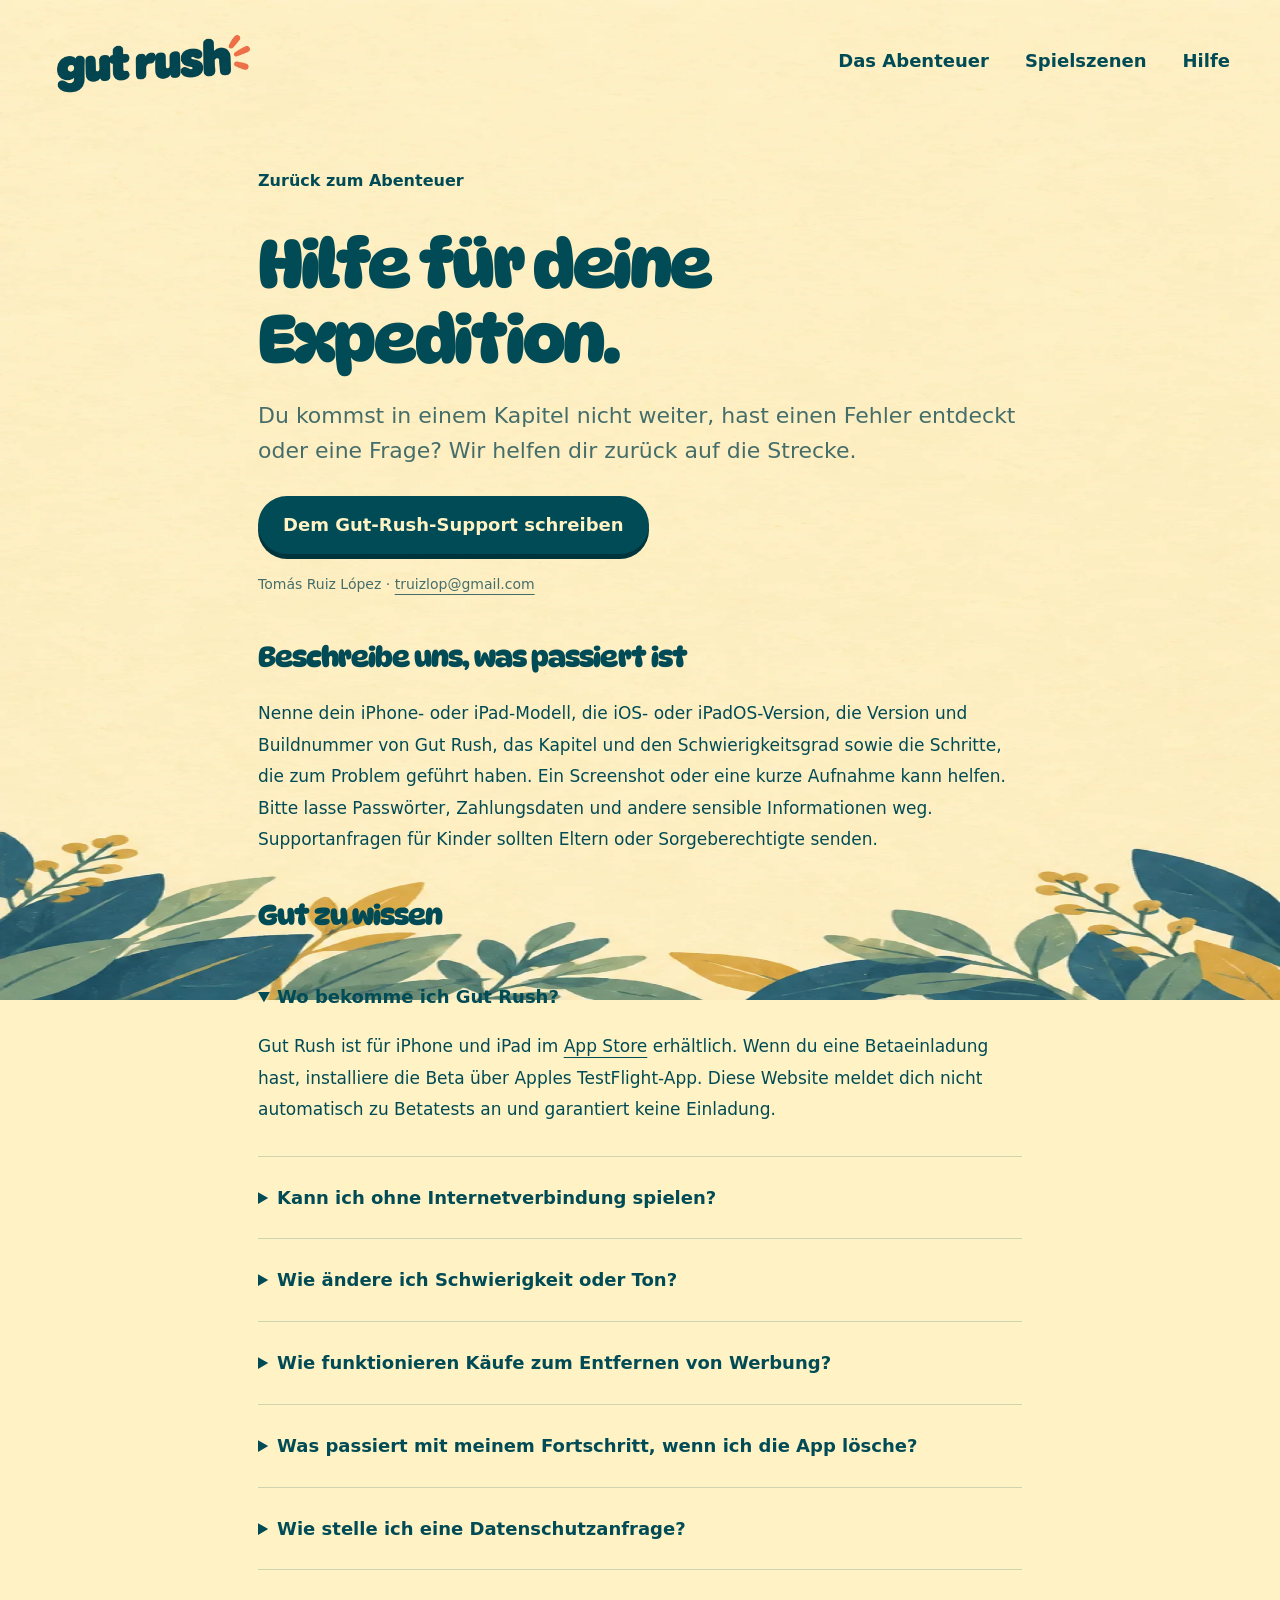
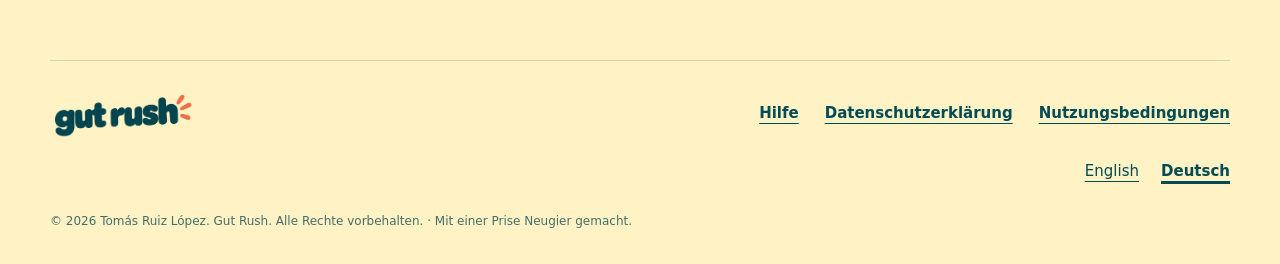
<file: de/support/index.html>
<!doctype html><html lang="de"><head><meta charset="utf-8"><meta name="viewport" content="width=device-width,initial-scale=1"><meta name="theme-color" content="#004b55"><title>Hilfe für deine Expedition. — Gut Rush</title><meta name="description" content="Hilfe zu Gut Rush, Fehler melden oder eine Frage zum Datenschutz stellen."><link rel="canonical" href="https://truizlop.github.io/gut-rush-website/de/support/"><meta property="og:locale" content="de_DE"><meta property="og:type" content="website"><meta property="og:title" content="Hilfe für deine Expedition. — Gut Rush"><meta property="og:description" content="Hilfe zu Gut Rush, Fehler melden oder eine Frage zum Datenschutz stellen."><meta property="og:url" content="https://truizlop.github.io/gut-rush-website/de/support/"><meta property="og:image" content="https://truizlop.github.io/gut-rush-website/assets/gut-rush-social-de-v1.jpg"><meta property="og:image:secure_url" content="https://truizlop.github.io/gut-rush-website/assets/gut-rush-social-de-v1.jpg"><meta property="og:image:type" content="image/jpeg"><meta property="og:image:width" content="1200"><meta property="og:image:height" content="630"><meta property="og:image:alt" content="Gut Rush: Kleiner Bissen. Großes Abenteuer. Ein fröhlicher Toast mit goldenem Entdeckerhut erkundet eine korallfarbene Mundwelt neben petrolfarbener Schrift auf cremefarbenem Papier."><meta property="og:site_name" content="Gut Rush"><meta name="twitter:card" content="summary_large_image"><meta name="twitter:image" content="https://truizlop.github.io/gut-rush-website/assets/gut-rush-social-de-v1.jpg"><meta name="twitter:image:alt" content="Gut Rush: Kleiner Bissen. Großes Abenteuer. Ein fröhlicher Toast mit goldenem Entdeckerhut erkundet eine korallfarbene Mundwelt neben petrolfarbener Schrift auf cremefarbenem Papier."><meta name="twitter:title" content="Hilfe für deine Expedition. — Gut Rush"><meta name="twitter:description" content="Hilfe zu Gut Rush, Fehler melden oder eine Frage zum Datenschutz stellen."><link rel="icon" href="../../assets/favicon.png" type="image/png"><link rel="apple-touch-icon" href="../../assets/apple-touch-icon.png"><link rel="stylesheet" href="../../styles.css"><script src="../../script.js" defer></script><link rel="alternate" hreflang="en" href="https://truizlop.github.io/gut-rush-website/support/"><link rel="alternate" hreflang="de" href="https://truizlop.github.io/gut-rush-website/de/support/"><link rel="alternate" hreflang="x-default" href="https://truizlop.github.io/gut-rush-website/support/"></head><body class="legal-shell"><a class="skip" href="#main">Zum Inhalt springen</a><header class="site-header wrap"><a class="brand" href="../" aria-label="Gut Rush – Startseite"><img src="../../assets/logo.webp" width="700" height="234" alt="gut rush"></a><nav class="nav" aria-label="Hauptnavigation"><a class="nav-adventure" href="../#adventure">Das Abenteuer</a><a href="../#gameplay" data-watch>Spielszenen</a><a href="../support/">Hilfe</a></nav></header><main class="legal" id="main">
<a class="text-link" href="../">Zurück zum Abenteuer</a><h1>Hilfe für deine Expedition.</h1><p class="intro">Du kommst in einem Kapitel nicht weiter, hast einen Fehler entdeckt oder eine Frage? Wir helfen dir zurück auf die Strecke.</p><a class="button" href="mailto:truizlop@gmail.com?subject=Gut%20Rush%20Hilfe">Dem Gut-Rush-Support schreiben</a><p class="updated" style="margin-top:18px">Tomás Ruiz López · <a href="mailto:truizlop@gmail.com">truizlop@gmail.com</a></p>
<h2>Beschreibe uns, was passiert ist</h2><p>Nenne dein iPhone- oder iPad-Modell, die iOS- oder iPadOS-Version, die Version und Buildnummer von Gut Rush, das Kapitel und den Schwierigkeitsgrad sowie die Schritte, die zum Problem geführt haben. Ein Screenshot oder eine kurze Aufnahme kann helfen. Bitte lasse Passwörter, Zahlungsdaten und andere sensible Informationen weg. Supportanfragen für Kinder sollten Eltern oder Sorgeberechtigte senden.</p>
<h2>Gut zu wissen</h2><details open><summary>Wo bekomme ich Gut Rush?</summary><p>Gut Rush ist für iPhone und iPad im <a href="https://apps.apple.com/app/id6809466442">App Store</a> erhältlich. Wenn du eine Betaeinladung hast, installiere die Beta über Apples TestFlight-App. Diese Website meldet dich nicht automatisch zu Betatests an und garantiert keine Einladung.</p></details>
<details><summary>Kann ich ohne Internetverbindung spielen?</summary><p>Ja. Das normale Spiel und der lokale Fortschritt funktionieren offline. Game Center, die Betainstallation sowie Käufe und deren Wiederherstellung benötigen eine Verbindung.</p></details>
<details><summary>Wie ändere ich Schwierigkeit oder Ton?</summary><p>Wähle auf der Startseite Klassisch, Rasant, Raserei oder Inferno. Musik und Soundeffekte haben getrennte Regler in den Einstellungen und im Pausenmenü.</p></details>
<details><summary>Wie funktionieren Käufe zum Entfernen von Werbung?</summary><p>Die Integrationen für Werbung und Käufe sind seit Build 1.0 (8) aktiviert. Öffentliche App-Store-Käufe verwenden Apples Zahlungssystem; TestFlight-Transaktionen verwenden dessen Sandbox ohne echte Kosten. Die Anzeigenauslieferung hängt von Googles Freigabe und Verfügbarkeit ab. Öffne Einstellungen → Werbung entfernen und wähle wöchentlichen, jährlichen oder dauerhaften Zugang. Apple zeigt vor der Bestätigung den lokalisierten Preis. Alle Kapitel bleiben ohne Kauf spielbar.</p><p>Verwende „Käufe wiederherstellen“ mit dem Apple Account, mit dem du gekauft hast. Abonnements verwaltest du auf dem iPhone unter Einstellungen → dein Name → Abonnements. Das Löschen der App kündigt kein Abonnement. Ausstehende Käufe und Kaufanfragen gewähren erst nach Genehmigung und Prüfung Zugang.</p></details>
<details><summary>Was passiert mit meinem Fortschritt, wenn ich die App lösche?</summary><p>Der Fortschritt wird lokal gespeichert und kann beim Löschen der App verloren gehen. Eine Gerätesicherung kann ihn möglicherweise wiederherstellen. Game Center ist jedoch keine vollständige Sicherung deines lokalen Spielstands.</p></details>
<details><summary>Wie stelle ich eine Datenschutzanfrage?</summary><p>Schreibe an <a href="mailto:truizlop@gmail.com?subject=Gut%20Rush%20Datenschutzanfrage">truizlop@gmail.com</a> und teile uns mit, welche Informationen oder Interaktion deine Anfrage betrifft. Mehr zur App, zur Website und zu deinen Möglichkeiten findest du in der <a href="../privacy/">Datenschutzerklärung</a>.</p></details>
</main><footer class="footer wrap"><div class="footer-row"><a class="brand" href="../" aria-label="Gut Rush – Startseite"><img src="../../assets/logo.webp" width="700" height="234" alt="gut rush" loading="lazy"></a><nav class="footer-links" aria-label="Fußzeile"><a href="../support/">Hilfe</a><a href="../privacy/">Datenschutzerklärung</a><a href="../terms/">Nutzungsbedingungen</a></nav></div><nav class="language-links" aria-label="Sprache"><a href="/gut-rush-website/support/" lang="en" hreflang="en">English</a><a href="/gut-rush-website/de/support/" lang="de" hreflang="de" aria-current="page">Deutsch</a></nav><p class="copyright">© 2026 Tomás Ruiz López. Gut Rush. Alle Rechte vorbehalten. · Mit einer Prise Neugier gemacht.</p></footer></body></html>
</file>
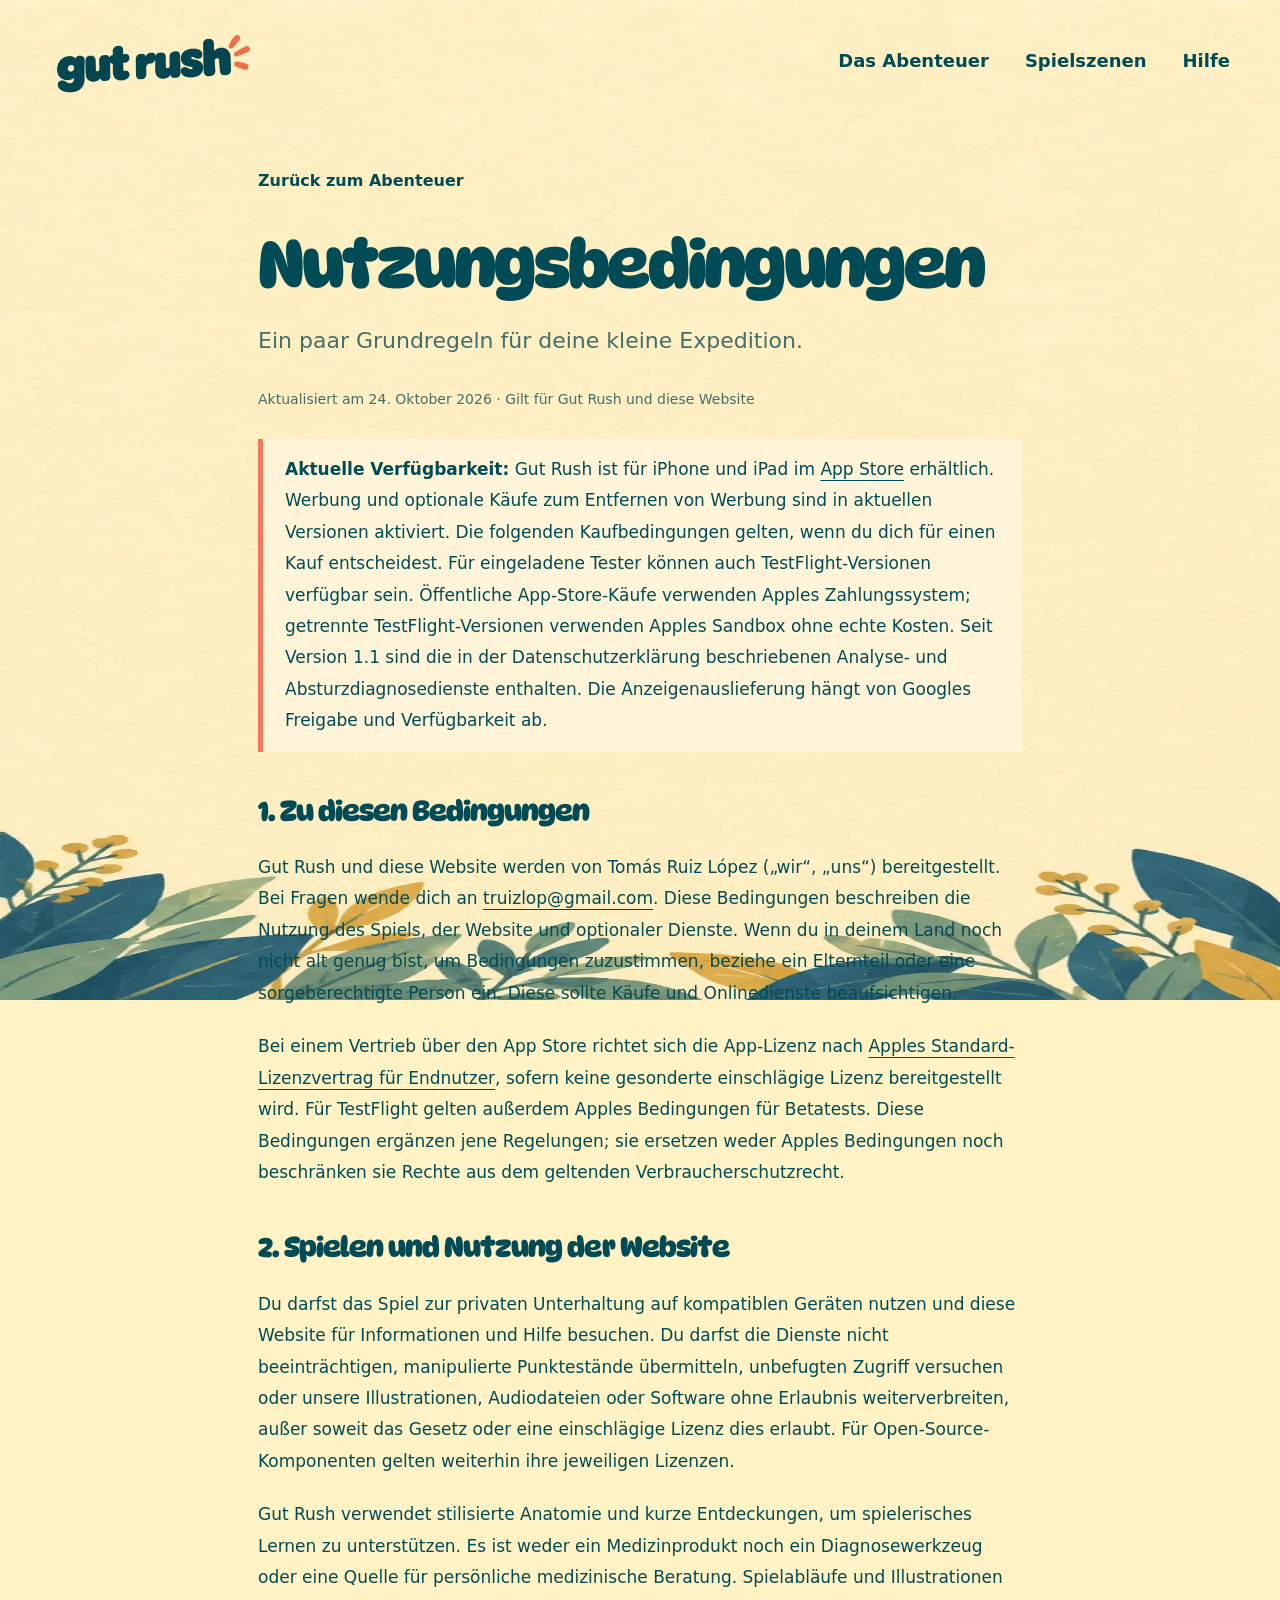
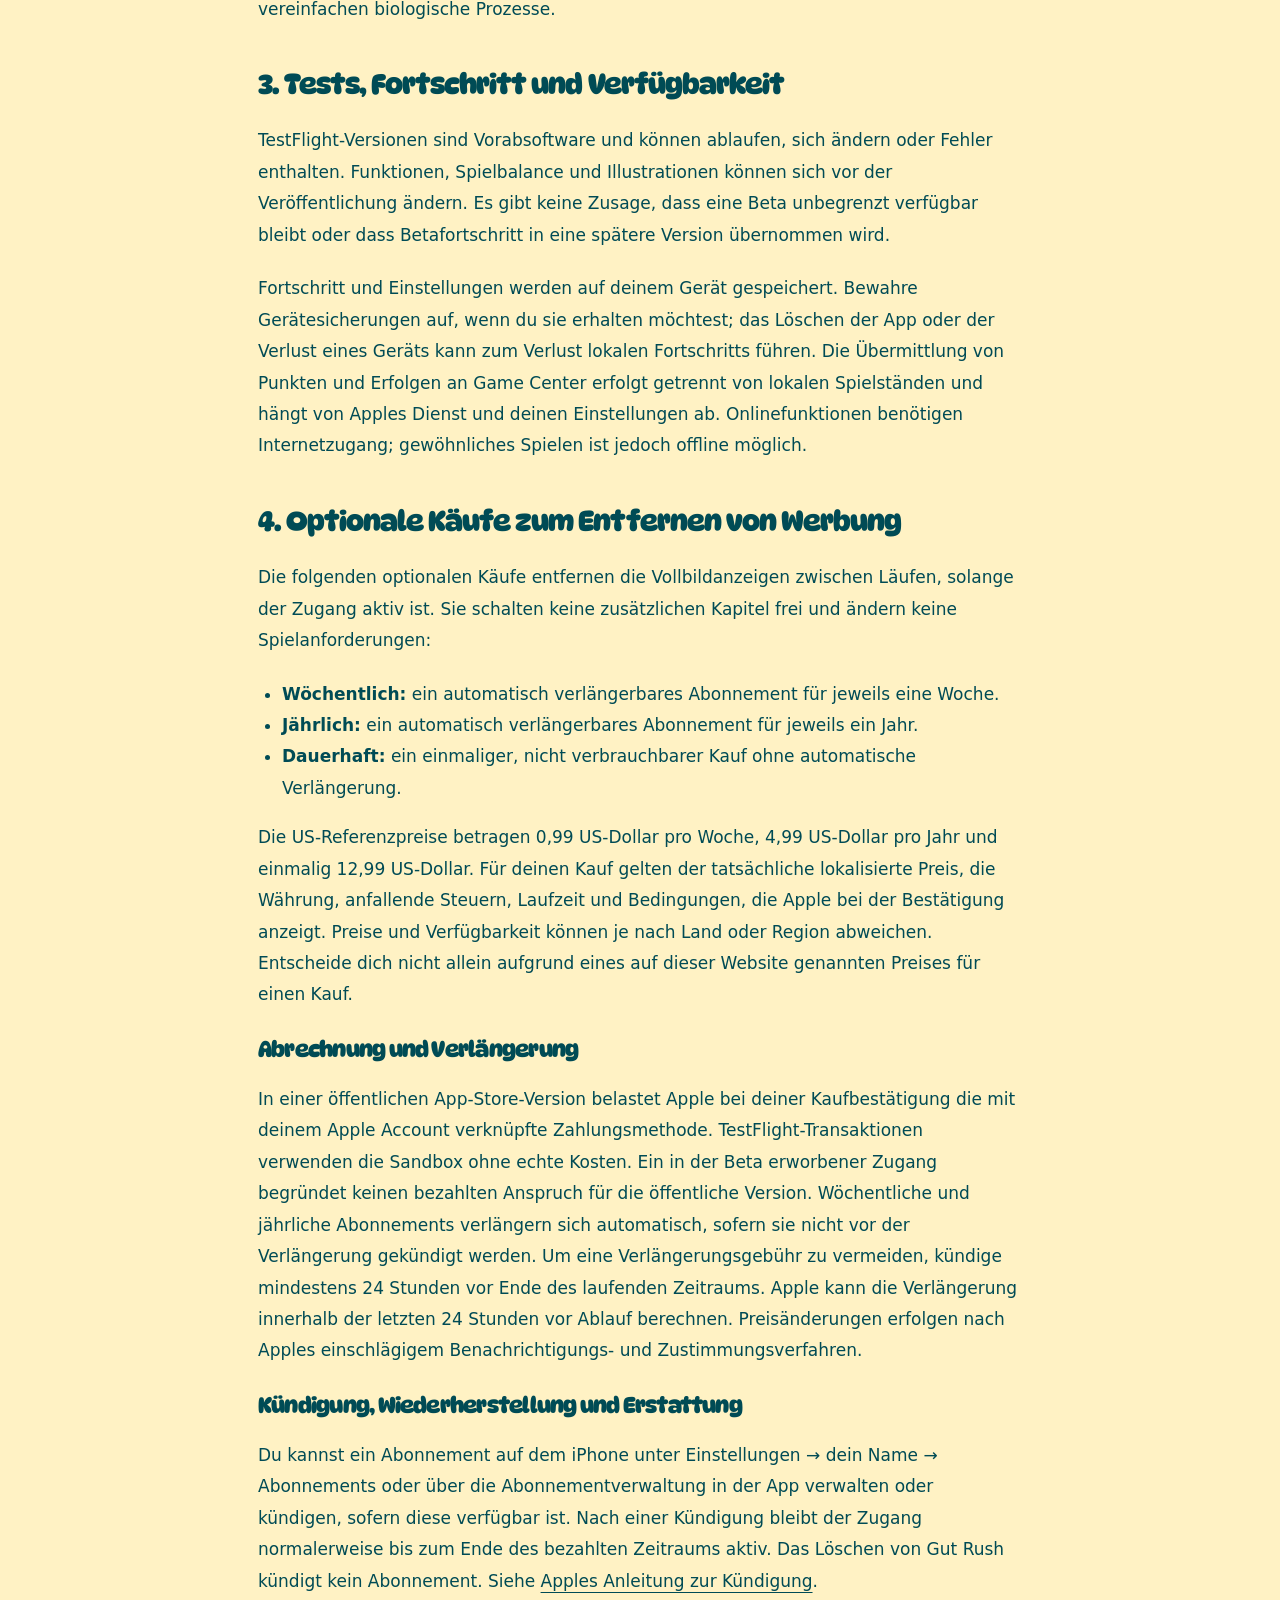
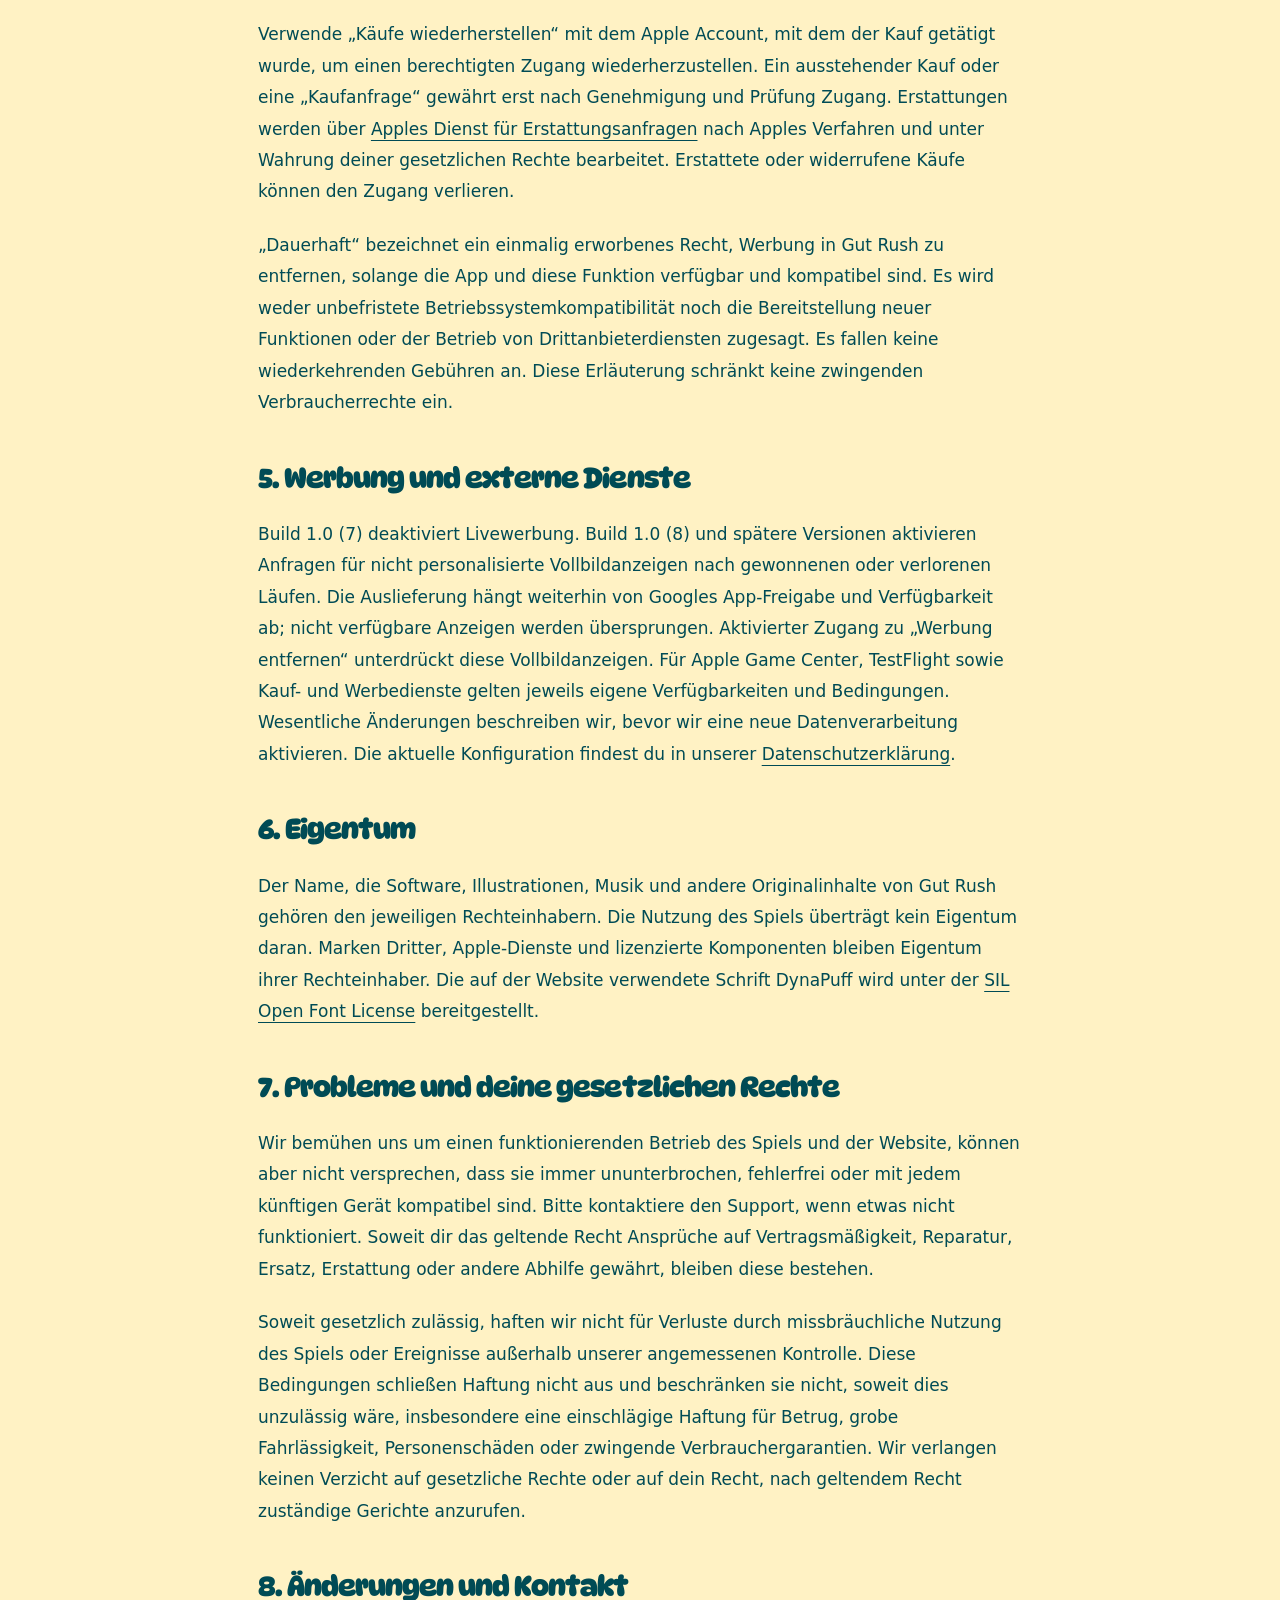
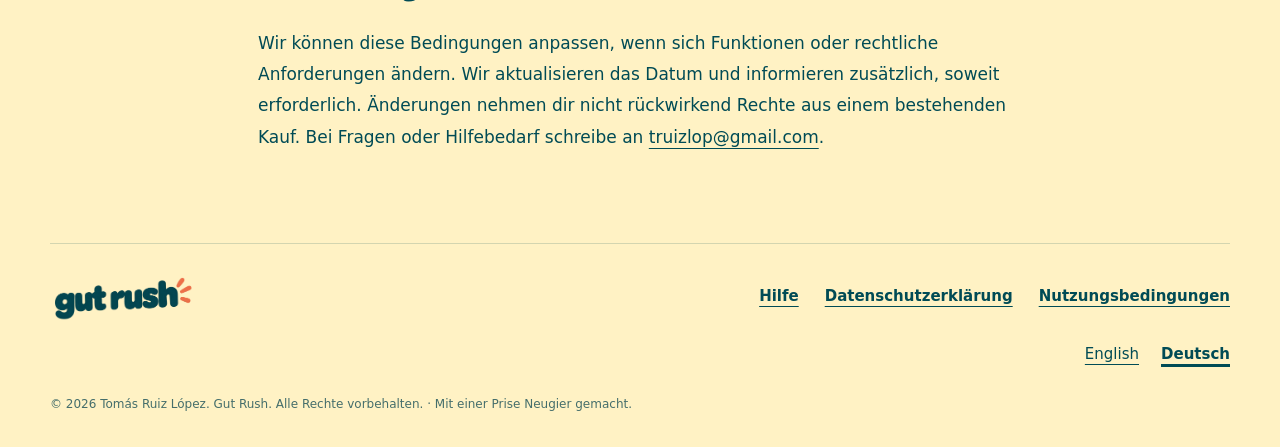
<file: de/terms/index.html>
<!doctype html><html lang="de"><head><meta charset="utf-8"><meta name="viewport" content="width=device-width,initial-scale=1"><meta name="theme-color" content="#004b55"><title>Nutzungsbedingungen — Gut Rush</title><meta name="description" content="Bedingungen für Gut Rush, Betatests und optionale Käufe zum Entfernen von Werbung."><link rel="canonical" href="https://truizlop.github.io/gut-rush-website/de/terms/"><meta property="og:locale" content="de_DE"><meta property="og:type" content="website"><meta property="og:title" content="Nutzungsbedingungen — Gut Rush"><meta property="og:description" content="Bedingungen für Gut Rush, Betatests und optionale Käufe zum Entfernen von Werbung."><meta property="og:url" content="https://truizlop.github.io/gut-rush-website/de/terms/"><meta property="og:image" content="https://truizlop.github.io/gut-rush-website/assets/gut-rush-social-de-v1.jpg"><meta property="og:image:secure_url" content="https://truizlop.github.io/gut-rush-website/assets/gut-rush-social-de-v1.jpg"><meta property="og:image:type" content="image/jpeg"><meta property="og:image:width" content="1200"><meta property="og:image:height" content="630"><meta property="og:image:alt" content="Gut Rush: Kleiner Bissen. Großes Abenteuer. Ein fröhlicher Toast mit goldenem Entdeckerhut erkundet eine korallfarbene Mundwelt neben petrolfarbener Schrift auf cremefarbenem Papier."><meta property="og:site_name" content="Gut Rush"><meta name="twitter:card" content="summary_large_image"><meta name="twitter:image" content="https://truizlop.github.io/gut-rush-website/assets/gut-rush-social-de-v1.jpg"><meta name="twitter:image:alt" content="Gut Rush: Kleiner Bissen. Großes Abenteuer. Ein fröhlicher Toast mit goldenem Entdeckerhut erkundet eine korallfarbene Mundwelt neben petrolfarbener Schrift auf cremefarbenem Papier."><meta name="twitter:title" content="Nutzungsbedingungen — Gut Rush"><meta name="twitter:description" content="Bedingungen für Gut Rush, Betatests und optionale Käufe zum Entfernen von Werbung."><link rel="icon" href="../../assets/favicon.png" type="image/png"><link rel="apple-touch-icon" href="../../assets/apple-touch-icon.png"><link rel="stylesheet" href="../../styles.css"><script src="../../script.js" defer></script><link rel="alternate" hreflang="en" href="https://truizlop.github.io/gut-rush-website/terms/"><link rel="alternate" hreflang="de" href="https://truizlop.github.io/gut-rush-website/de/terms/"><link rel="alternate" hreflang="x-default" href="https://truizlop.github.io/gut-rush-website/terms/"></head><body class="legal-shell"><a class="skip" href="#main">Zum Inhalt springen</a><header class="site-header wrap"><a class="brand" href="../" aria-label="Gut Rush – Startseite"><img src="../../assets/logo.webp" width="700" height="234" alt="gut rush"></a><nav class="nav" aria-label="Hauptnavigation"><a class="nav-adventure" href="../#adventure">Das Abenteuer</a><a href="../#gameplay" data-watch>Spielszenen</a><a href="../support/">Hilfe</a></nav></header><main class="legal" id="main">
<a class="text-link" href="../">Zurück zum Abenteuer</a><h1>Nutzungsbedingungen</h1><p class="intro">Ein paar Grundregeln für deine kleine Expedition.</p><p class="updated">Aktualisiert am 24. Oktober 2026 · Gilt für Gut Rush und diese Website</p>
<div class="notice"><p><strong>Aktuelle Verfügbarkeit:</strong> Gut Rush ist für iPhone und iPad im <a href="https://apps.apple.com/app/id6809466442">App Store</a> erhältlich. Werbung und optionale Käufe zum Entfernen von Werbung sind in aktuellen Versionen aktiviert. Die folgenden Kaufbedingungen gelten, wenn du dich für einen Kauf entscheidest. Für eingeladene Tester können auch TestFlight-Versionen verfügbar sein. Öffentliche App-Store-Käufe verwenden Apples Zahlungssystem; getrennte TestFlight-Versionen verwenden Apples Sandbox ohne echte Kosten. Seit Version 1.1 sind die in der Datenschutzerklärung beschriebenen Analyse- und Absturzdiagnosedienste enthalten. Die Anzeigenauslieferung hängt von Googles Freigabe und Verfügbarkeit ab.</p></div>
<h2>1. Zu diesen Bedingungen</h2><p>Gut Rush und diese Website werden von Tomás Ruiz López („wir“, „uns“) bereitgestellt. Bei Fragen wende dich an <a href="mailto:truizlop@gmail.com?subject=Gut%20Rush%20Hilfe">truizlop@gmail.com</a>. Diese Bedingungen beschreiben die Nutzung des Spiels, der Website und optionaler Dienste. Wenn du in deinem Land noch nicht alt genug bist, um Bedingungen zuzustimmen, beziehe ein Elternteil oder eine sorgeberechtigte Person ein. Diese sollte Käufe und Onlinedienste beaufsichtigen.</p>
<p>Bei einem Vertrieb über den App Store richtet sich die App-Lizenz nach <a href="https://www.apple.com/legal/internet-services/itunes/dev/stdeula/">Apples Standard-Lizenzvertrag für Endnutzer</a>, sofern keine gesonderte einschlägige Lizenz bereitgestellt wird. Für TestFlight gelten außerdem Apples Bedingungen für Betatests. Diese Bedingungen ergänzen jene Regelungen; sie ersetzen weder Apples Bedingungen noch beschränken sie Rechte aus dem geltenden Verbraucherschutzrecht.</p>
<h2>2. Spielen und Nutzung der Website</h2><p>Du darfst das Spiel zur privaten Unterhaltung auf kompatiblen Geräten nutzen und diese Website für Informationen und Hilfe besuchen. Du darfst die Dienste nicht beeinträchtigen, manipulierte Punktestände übermitteln, unbefugten Zugriff versuchen oder unsere Illustrationen, Audiodateien oder Software ohne Erlaubnis weiterverbreiten, außer soweit das Gesetz oder eine einschlägige Lizenz dies erlaubt. Für Open-Source-Komponenten gelten weiterhin ihre jeweiligen Lizenzen.</p>
<p>Gut Rush verwendet stilisierte Anatomie und kurze Entdeckungen, um spielerisches Lernen zu unterstützen. Es ist weder ein Medizinprodukt noch ein Diagnosewerkzeug oder eine Quelle für persönliche medizinische Beratung. Spielabläufe und Illustrationen vereinfachen biologische Prozesse.</p>
<h2>3. Tests, Fortschritt und Verfügbarkeit</h2><p>TestFlight-Versionen sind Vorabsoftware und können ablaufen, sich ändern oder Fehler enthalten. Funktionen, Spielbalance und Illustrationen können sich vor der Veröffentlichung ändern. Es gibt keine Zusage, dass eine Beta unbegrenzt verfügbar bleibt oder dass Betafortschritt in eine spätere Version übernommen wird.</p>
<p>Fortschritt und Einstellungen werden auf deinem Gerät gespeichert. Bewahre Gerätesicherungen auf, wenn du sie erhalten möchtest; das Löschen der App oder der Verlust eines Geräts kann zum Verlust lokalen Fortschritts führen. Die Übermittlung von Punkten und Erfolgen an Game Center erfolgt getrennt von lokalen Spielständen und hängt von Apples Dienst und deinen Einstellungen ab. Onlinefunktionen benötigen Internetzugang; gewöhnliches Spielen ist jedoch offline möglich.</p>
<h2>4. Optionale Käufe zum Entfernen von Werbung</h2><p>Die folgenden optionalen Käufe entfernen die Vollbildanzeigen zwischen Läufen, solange der Zugang aktiv ist. Sie schalten keine zusätzlichen Kapitel frei und ändern keine Spielanforderungen:</p><ul><li><strong>Wöchentlich:</strong> ein automatisch verlängerbares Abonnement für jeweils eine Woche.</li><li><strong>Jährlich:</strong> ein automatisch verlängerbares Abonnement für jeweils ein Jahr.</li><li><strong>Dauerhaft:</strong> ein einmaliger, nicht verbrauchbarer Kauf ohne automatische Verlängerung.</li></ul>
<p>Die US-Referenzpreise betragen 0,99 US-Dollar pro Woche, 4,99 US-Dollar pro Jahr und einmalig 12,99 US-Dollar. Für deinen Kauf gelten der tatsächliche lokalisierte Preis, die Währung, anfallende Steuern, Laufzeit und Bedingungen, die Apple bei der Bestätigung anzeigt. Preise und Verfügbarkeit können je nach Land oder Region abweichen. Entscheide dich nicht allein aufgrund eines auf dieser Website genannten Preises für einen Kauf.</p>
<h3>Abrechnung und Verlängerung</h3><p>In einer öffentlichen App-Store-Version belastet Apple bei deiner Kaufbestätigung die mit deinem Apple Account verknüpfte Zahlungsmethode. TestFlight-Transaktionen verwenden die Sandbox ohne echte Kosten. Ein in der Beta erworbener Zugang begründet keinen bezahlten Anspruch für die öffentliche Version. Wöchentliche und jährliche Abonnements verlängern sich automatisch, sofern sie nicht vor der Verlängerung gekündigt werden. Um eine Verlängerungsgebühr zu vermeiden, kündige mindestens 24 Stunden vor Ende des laufenden Zeitraums. Apple kann die Verlängerung innerhalb der letzten 24 Stunden vor Ablauf berechnen. Preisänderungen erfolgen nach Apples einschlägigem Benachrichtigungs- und Zustimmungsverfahren.</p>
<h3>Kündigung, Wiederherstellung und Erstattung</h3><p>Du kannst ein Abonnement auf dem iPhone unter Einstellungen → dein Name → Abonnements oder über die Abonnementverwaltung in der App verwalten oder kündigen, sofern diese verfügbar ist. Nach einer Kündigung bleibt der Zugang normalerweise bis zum Ende des bezahlten Zeitraums aktiv. Das Löschen von Gut Rush kündigt kein Abonnement. Siehe <a href="https://support.apple.com/de-de/118428">Apples Anleitung zur Kündigung</a>.</p>
<p>Verwende „Käufe wiederherstellen“ mit dem Apple Account, mit dem der Kauf getätigt wurde, um einen berechtigten Zugang wiederherzustellen. Ein ausstehender Kauf oder eine „Kaufanfrage“ gewährt erst nach Genehmigung und Prüfung Zugang. Erstattungen werden über <a href="https://reportaproblem.apple.com/">Apples Dienst für Erstattungsanfragen</a> nach Apples Verfahren und unter Wahrung deiner gesetzlichen Rechte bearbeitet. Erstattete oder widerrufene Käufe können den Zugang verlieren.</p>
<p>„Dauerhaft“ bezeichnet ein einmalig erworbenes Recht, Werbung in Gut Rush zu entfernen, solange die App und diese Funktion verfügbar und kompatibel sind. Es wird weder unbefristete Betriebssystemkompatibilität noch die Bereitstellung neuer Funktionen oder der Betrieb von Drittanbieterdiensten zugesagt. Es fallen keine wiederkehrenden Gebühren an. Diese Erläuterung schränkt keine zwingenden Verbraucherrechte ein.</p>
<h2>5. Werbung und externe Dienste</h2><p>Build 1.0 (7) deaktiviert Livewerbung. Build 1.0 (8) und spätere Versionen aktivieren Anfragen für nicht personalisierte Vollbildanzeigen nach gewonnenen oder verlorenen Läufen. Die Auslieferung hängt weiterhin von Googles App-Freigabe und Verfügbarkeit ab; nicht verfügbare Anzeigen werden übersprungen. Aktivierter Zugang zu „Werbung entfernen“ unterdrückt diese Vollbildanzeigen. Für Apple Game Center, TestFlight sowie Kauf- und Werbedienste gelten jeweils eigene Verfügbarkeiten und Bedingungen. Wesentliche Änderungen beschreiben wir, bevor wir eine neue Datenverarbeitung aktivieren. Die aktuelle Konfiguration findest du in unserer <a href="../privacy/">Datenschutzerklärung</a>.</p>
<h2>6. Eigentum</h2><p>Der Name, die Software, Illustrationen, Musik und andere Originalinhalte von Gut Rush gehören den jeweiligen Rechteinhabern. Die Nutzung des Spiels überträgt kein Eigentum daran. Marken Dritter, Apple-Dienste und lizenzierte Komponenten bleiben Eigentum ihrer Rechteinhaber. Die auf der Website verwendete Schrift DynaPuff wird unter der <a href="../../assets/DynaPuff-OFL.txt">SIL Open Font License</a> bereitgestellt.</p>
<h2>7. Probleme und deine gesetzlichen Rechte</h2><p>Wir bemühen uns um einen funktionierenden Betrieb des Spiels und der Website, können aber nicht versprechen, dass sie immer ununterbrochen, fehlerfrei oder mit jedem künftigen Gerät kompatibel sind. Bitte kontaktiere den Support, wenn etwas nicht funktioniert. Soweit dir das geltende Recht Ansprüche auf Vertragsmäßigkeit, Reparatur, Ersatz, Erstattung oder andere Abhilfe gewährt, bleiben diese bestehen.</p>
<p>Soweit gesetzlich zulässig, haften wir nicht für Verluste durch missbräuchliche Nutzung des Spiels oder Ereignisse außerhalb unserer angemessenen Kontrolle. Diese Bedingungen schließen Haftung nicht aus und beschränken sie nicht, soweit dies unzulässig wäre, insbesondere eine einschlägige Haftung für Betrug, grobe Fahrlässigkeit, Personenschäden oder zwingende Verbrauchergarantien. Wir verlangen keinen Verzicht auf gesetzliche Rechte oder auf dein Recht, nach geltendem Recht zuständige Gerichte anzurufen.</p>
<h2>8. Änderungen und Kontakt</h2><p>Wir können diese Bedingungen anpassen, wenn sich Funktionen oder rechtliche Anforderungen ändern. Wir aktualisieren das Datum und informieren zusätzlich, soweit erforderlich. Änderungen nehmen dir nicht rückwirkend Rechte aus einem bestehenden Kauf. Bei Fragen oder Hilfebedarf schreibe an <a href="mailto:truizlop@gmail.com?subject=Gut%20Rush%20Nutzungsbedingungen">truizlop@gmail.com</a>.</p>
</main><footer class="footer wrap"><div class="footer-row"><a class="brand" href="../" aria-label="Gut Rush – Startseite"><img src="../../assets/logo.webp" width="700" height="234" alt="gut rush" loading="lazy"></a><nav class="footer-links" aria-label="Fußzeile"><a href="../support/">Hilfe</a><a href="../privacy/">Datenschutzerklärung</a><a href="../terms/">Nutzungsbedingungen</a></nav></div><nav class="language-links" aria-label="Sprache"><a href="/gut-rush-website/terms/" lang="en" hreflang="en">English</a><a href="/gut-rush-website/de/terms/" lang="de" hreflang="de" aria-current="page">Deutsch</a></nav><p class="copyright">© 2026 Tomás Ruiz López. Gut Rush. Alle Rechte vorbehalten. · Mit einer Prise Neugier gemacht.</p></footer></body></html>
</file>
<file: styles.css>
@font-face{font-family:DynaPuff;src:url('assets/DynaPuff.ttf') format('truetype');font-weight:400 700;font-display:swap}
:root{--paper:#fff2c4;--ink:#004b55;--coral:#f57658;--gold:#edb22c;--muted:#456e6b;--edge:#d7cfab;--display:DynaPuff,ui-rounded,system-ui,sans-serif;--body:ui-rounded,'Arial Rounded MT Bold',system-ui,-apple-system,BlinkMacSystemFont,'Segoe UI',sans-serif}
*{box-sizing:border-box}html{scroll-behavior:smooth;scroll-padding-top:28px}body{margin:0;background:var(--paper);color:var(--ink);font:18px/1.65 var(--body);-webkit-font-smoothing:antialiased}button,a{-webkit-tap-highlight-color:transparent}button,input{font:inherit}a{color:inherit;text-underline-offset:5px}button{cursor:pointer}button:disabled{cursor:default}button,a{touch-action:manipulation}img,video{display:block;max-width:100%}button:focus-visible,a:focus-visible,summary:focus-visible,video:focus-visible{outline:3px solid var(--coral);outline-offset:6px}h1,h2,h3,p{margin-top:0}h1,h2,h3{font-family:var(--display);font-weight:700;line-height:1.14;letter-spacing:-.035em}p{margin-bottom:1.3em}h2{font-size:clamp(32px,3.4vw,50px)}h3{font-size:24px}svg{width:22px;height:22px;flex-shrink:0;vertical-align:middle}button svg{pointer-events:none}.wrap{width:min(1280px,calc(100% - 100px));margin-inline:auto}.skip{position:fixed;z-index:100;top:8px;left:8px;padding:12px 20px;background:var(--ink);color:var(--paper);transform:translateY(-150%)}.skip:focus{transform:none}.paper{background:var(--paper) url('assets/paper.webp') center/100% 100% no-repeat}.site-header{min-height:122px;display:flex;align-items:center;justify-content:space-between;gap:30px}.brand{display:flex;align-items:center;min-width:132px}.brand img{width:205px;height:auto}.nav{display:flex;align-items:center;gap:36px}.nav a{text-decoration:none;font-weight:750;font-size:18px;padding:12px 0}.nav a:hover{text-decoration:underline;text-decoration-color:var(--coral);text-decoration-thickness:3px}.hero{min-height:658px;display:grid;grid-template-columns:1fr 1.13fr;align-items:center;gap:34px;padding:30px 0 100px}.hero-copy{position:relative;z-index:2}.hero h1{margin:0 0 28px}.headline{width:100%;height:auto;max-width:580px}.hero .lead{font-size:clamp(19px,1.7vw,25px);font-weight:650;line-height:1.5;max-width:500px;margin-bottom:30px}.actions{display:flex;align-items:center;gap:20px;flex-wrap:wrap}.button{border:0;border-radius:40px;background:var(--ink);color:var(--paper);font-weight:750;text-decoration:none;min-height:58px;padding:16px 25px;display:inline-flex;align-items:center;justify-content:center;gap:12px;line-height:1.35;box-shadow:0 5px 0 #00343c;transition:transform .18s,box-shadow .18s}.button:hover{transform:translateY(-3px);box-shadow:0 8px 0 #00343c}.text-link{display:inline-flex;align-items:center;gap:9px;text-decoration:none;font-size:16px;font-weight:750;min-height:48px}.text-link:hover{text-decoration:underline}.status{font-size:14px;margin:25px 0 0;color:var(--muted)}.hero-art{position:relative;min-width:0;height:530px;align-self:center}.hero-postcard{width:88%;height:440px;border:12px solid #fff9df;border-radius:8px;box-shadow:0 9px 0 #164f4930,0 18px 30px #68532e15;position:absolute;top:22px;left:0;transform:rotate(3deg);background:var(--coral);overflow:hidden;animation:float 7s ease-in-out infinite}.hero-postcard>img{width:100%;height:100%;object-fit:cover;object-position:58% center}.postmark{position:absolute;left:18px;top:18px;background:#fff2c9ee;border:2px dashed var(--coral);padding:12px 18px;text-align:center;transform:rotate(-5deg);box-shadow:0 0 0 6px #fff2c9ee;line-height:1.2}.postmark strong{display:block;font:700 38px/1.1 var(--display);color:#e96950}.postmark span{font-size:12px;font-weight:850;letter-spacing:1px}.phone{position:absolute;right:-12px;top:114px;width:205px;aspect-ratio:390/844;background:#042c33;padding:7px;border:3px solid #eff0dc;border-radius:34px;box-shadow:0 0 0 2px #29433d,12px 20px 22px #0b33352e;transform:rotate(9deg);overflow:hidden}.phone video,.phone img{width:100%;height:100%;object-fit:cover;border-radius:24px}.preview-toggle{position:absolute;right:5px;bottom:-12px;font-size:13px;min-height:44px;padding:9px 15px;border:1px solid #004b5544;border-radius:24px;background:#fff5dce8;color:var(--ink);display:flex;align-items:center;gap:8px}.preview-toggle svg{width:15px;height:15px}.preview-toggle:hover{background:#fff9e8}.facts{position:relative;background:var(--ink);color:var(--paper);padding:80px 0 74px}.facts:before{content:'';position:absolute;top:-26px;left:0;right:0;height:32px;background:var(--ink);clip-path:polygon(0 35%,7% 24%,18% 46%,30% 57%,42% 0,51% 12%,62% 67%,72% 80%,85% 65%,100% 100%,100% 100%,0 100%)}.facts-layout{display:grid;grid-template-columns:1.1fr 1fr;gap:70px;align-items:center}.facts h2{max-width:560px}.facts p{max-width:570px;color:#e4e8cb;font-size:18px;margin-bottom:0}.numbers{display:grid;grid-template-columns:repeat(3,1fr);gap:25px;text-align:center;margin:0}.numbers div{display:flex;flex-direction:column}.numbers dt{font:700 54px/1.2 var(--display);color:#ffc251;white-space:nowrap}.numbers dd{margin:10px 0 0;font-weight:650;font-size:16px}.journey{padding:96px 0 80px;overflow:hidden}.section-top{display:flex;justify-content:space-between;align-items:end;gap:25px;margin-bottom:32px}.section-top h2{max-width:650px;margin-bottom:18px}.section-top p{color:var(--muted);margin:0}.carousel-controls{display:flex;gap:12px;flex-shrink:0}.round-button{height:52px;width:52px;display:flex;align-items:center;justify-content:center;border:1.5px solid var(--ink);border-radius:50%;background:transparent;color:var(--ink);transition:background .15s,color .15s}.round-button:hover{background:var(--ink);color:var(--paper)}.round-button:disabled{opacity:.3}.postcards{display:flex;gap:27px;overflow-x:auto;scroll-snap-type:x mandatory;scrollbar-width:thin;scrollbar-color:#99aaa1 transparent;padding:12px 8px 26px;margin:0 -8px;list-style:none}.chapter{flex:0 0 calc((100% - 54px)/3);scroll-snap-align:start;min-width:0}.chapter figure{margin:0}.chapter-art{position:relative;border:9px solid #fff9e6;border-radius:5px;box-shadow:0 5px 0 #164f4930;transition:transform .25s}.chapter:nth-child(3n+1) .chapter-art{transform:rotate(-2deg)}.chapter:nth-child(3n+2) .chapter-art{transform:rotate(1.5deg)}.chapter:nth-child(3n) .chapter-art{transform:rotate(-1deg)}.chapter:hover .chapter-art{transform:translateY(-5px) rotate(0)}.chapter-art img{aspect-ratio:4/3;width:100%;object-fit:cover}.chapter figcaption{padding:24px 5px 0}.chapter h3{font-size:23px;margin-bottom:10px;letter-spacing:-.04em}.chapter .num{font:700 15px/1 var(--display);color:#a64131;margin-right:10px;vertical-align:middle}.chapter p{font-size:16px;line-height:1.6;color:var(--muted);margin:0}.journey-note{font-size:14px;margin:12px 0 0;color:var(--muted)}.help{display:flex;align-items:center;justify-content:space-between;gap:30px;padding:55px 0 70px}.help h2{font-size:35px;max-width:660px;margin-bottom:0}.button.coral{background:var(--coral);color:#003f48;box-shadow:0 5px 0 #ca6248}.footer{border-top:1px solid #004b552c;padding:28px 0 32px}.footer-row{display:flex;align-items:center;justify-content:space-between;gap:25px}.footer .brand img{width:145px}.footer-links{display:flex;gap:26px;flex-wrap:wrap;font-size:15px;font-weight:650}.footer-links a{min-height:44px;display:flex;align-items:center}.copyright{font-size:12px;color:var(--muted);margin:18px 0 0}.sr-only{position:absolute;width:1px;height:1px;padding:0;margin:-1px;overflow:hidden;clip:rect(0,0,0,0);white-space:nowrap;border:0}
@keyframes float{0%,100%{transform:translateY(0) rotate(3deg)}50%{transform:translateY(-8px) rotate(2deg)}}
dialog{border:0;padding:0;background:var(--paper);color:var(--ink);border-radius:22px;width:min(760px,calc(100% - 28px));max-height:calc(100dvh - 32px);box-shadow:0 20px 90px #0008}dialog::backdrop{background:#002a32db;backdrop-filter:blur(8px)}.video-dialog-inner{padding:24px;position:relative}.dialog-head{display:flex;justify-content:space-between;align-items:center;gap:15px;margin-bottom:16px}.dialog-head h2{font-size:27px;margin:0}.close-button{width:44px;height:44px;flex-shrink:0;display:flex;align-items:center;justify-content:center;border:1px solid #004b5544;border-radius:50%;background:transparent;color:var(--ink)}.clip-picker{display:flex;gap:10px;margin-bottom:16px;flex-wrap:wrap}.clip-picker button{font-size:14px;font-weight:650;border:1px solid var(--ink);border-radius:20px;padding:10px 16px;background:transparent;color:var(--ink);min-height:44px}.clip-picker button[aria-pressed=true]{background:var(--ink);color:var(--paper)}.full-video{height:min(62dvh,640px);max-width:100%;width:auto;aspect-ratio:390/844;margin:auto;border-radius:14px;background:#002a32}.video-description{font-size:13px;color:var(--muted);text-align:center;margin:16px 0 0}.video-description a{white-space:nowrap}.legal-shell{background:var(--paper) url('assets/paper.webp') center top/100% auto no-repeat;min-height:100dvh}.legal{max-width:820px;margin:35px auto 90px;padding:0 28px}.legal h1{font-size:clamp(40px,6vw,66px);margin:22px 0}.legal .intro{font-size:22px;line-height:1.55;color:var(--muted)}.legal h2{font-size:28px;margin-top:42px;line-height:1.25}.legal h3{font-size:22px;margin-top:26px}.legal p,.legal li{font-size:17px;line-height:1.85}.legal a{overflow-wrap:anywhere}.legal .updated{font-size:14px;color:var(--muted)}.notice{border-left:5px solid var(--coral);padding:15px 22px;background:#fff9e899;margin:26px 0}.notice p:last-child{margin-bottom:0}.legal ul{padding-left:24px}.legal-toc{display:flex;gap:10px 23px;flex-wrap:wrap;padding:22px 0;border-block:1px solid #004b552c;margin:30px 0;font-size:15px}.legal-toc a{padding:7px 0}.legal details{border-bottom:1px solid #004b5530;padding:18px 0}.legal summary{cursor:pointer;font-weight:750;padding:8px 0;min-height:44px}.legal details p{margin:12px 0}.not-found{text-align:center;padding:80px 0 120px}
@media(min-width:1450px){.hero{min-height:700px}.hero-art{height:565px}.hero-postcard{height:480px}.phone{width:220px;top:135px}.preview-toggle{bottom:-28px}}
@media(max-width:1100px){.wrap{width:calc(100% - 64px)}.hero{gap:20px;min-height:605px}.hero-art{height:465px}.hero-postcard{height:350px;top:38px}.phone{width:168px;right:0;top:122px}.hero .lead{font-size:20px}.actions{gap:12px}.button{font-size:16px;padding-inline:20px}.preview-toggle{bottom:-20px}.facts-layout{gap:35px}.numbers{gap:15px}.numbers dt{font-size:44px}.numbers dd{font-size:14px}.nav{gap:25px}}
@media(max-width:760px){.wrap{width:calc(100% - 40px)}.site-header{min-height:96px;gap:16px}.brand img{width:155px}.nav{gap:17px}.nav a{font-size:14px}.nav .nav-adventure{display:none}.hero{display:flex;flex-direction:column;gap:22px;padding:18px 0 70px;min-height:0;align-items:stretch}.hero-copy{text-align:center}.hero h1{margin-bottom:22px}.headline{max-width:520px;margin:auto}.hero .lead{max-width:420px;margin:0 auto 25px;font-size:19px}.actions{justify-content:center}.status{font-size:12px;margin-top:20px}.hero-art{width:min(480px,95%);height:430px;align-self:center}.hero-postcard{width:86%;height:330px;top:12px;left:0;border-width:8px}.phone{width:164px;top:91px;right:0;border-radius:30px}.phone video,.phone img{border-radius:21px}.postmark{left:14px;top:14px;padding:8px 12px}.postmark strong{font-size:28px}.postmark span{font-size:9px}.preview-toggle{bottom:-30px;right:2px;font-size:12px}.facts{padding:55px 0}.facts-layout{display:block;text-align:center}.facts h2{margin-inline:auto;font-size:36px;max-width:550px}.facts p{font-size:17px;margin-inline:auto}.numbers{margin-top:38px;gap:10px}.numbers dt{font-size:40px}.numbers dd{font-size:13px}.journey{padding:65px 0 45px}.section-top{align-items:center;gap:16px}.section-top h2{font-size:32px}.section-top p{font-size:16px}.carousel-controls{gap:7px}.round-button{width:44px;height:44px}.chapter{flex-basis:80%}.chapter h3{font-size:23px}.postcards{gap:20px}.help{padding:30px 0 48px;flex-direction:column;text-align:center;gap:25px}.help h2{font-size:30px}.footer-row{flex-direction:column;gap:14px}.footer-links{justify-content:center;gap:12px 22px;font-size:14px}.copyright{text-align:center}.legal{margin-top:20px;padding-inline:22px}.legal .intro{font-size:20px}.legal h2{font-size:25px}.legal p,.legal li{font-size:16px}.video-dialog-inner{padding:17px}.dialog-head h2{font-size:23px}.full-video{height:min(59dvh,550px)}}
@media(max-width:390px){.wrap{width:calc(100% - 32px)}.brand img{width:137px}.nav{gap:12px}.nav a{font-size:13px}.hero-art{height:380px}.hero-postcard{height:292px}.phone{width:143px;top:88px}.preview-toggle{bottom:-29px}.postmark{padding:6px 8px}.section-top{display:block}.carousel-controls{margin-top:23px;justify-content:flex-end}.actions{gap:6px 13px}.text-link{font-size:14px}.button{padding:15px 18px}}
@media(prefers-reduced-motion:reduce){html{scroll-behavior:auto}*,*::before,*::after{animation:none!important;transition:none!important;scroll-behavior:auto!important}}

/* Keep the printed botanical edges at the scale of an expedition sheet. */
.paper{background-size:100% 1120px;background-repeat:repeat-y}
[hidden]{display:none!important}
@media(max-width:760px){.paper{background-size:100% 1100px}.hero-copy{padding-top:4px}}

.paper{background-image:url(assets/paper-soft.webp);background-size:100% 900px;background-repeat:no-repeat}.chapter-art img{height:auto}.legal-shell{background-image:url(assets/paper-soft.webp)}
@media(max-width:760px){.paper{background-size:100% 1120px}}
.legal-shell{background-size:100% 100%}
.motion-paused .hero-postcard{animation-play-state:paused}
@media(min-width:1450px){.phone{width:205px;right:-35px}.hero-postcard>img{object-position:100% center}}

/* Locale-aware lettering and language links keep the expedition's existing typography. */
.headline-localized{display:block;font-family:var(--display);font-size:clamp(42px,4.5vw,68px);line-height:1.12;letter-spacing:-.04em;text-wrap:balance;overflow-wrap:normal}
.language-links{display:flex;gap:22px;justify-content:flex-end;margin-top:12px;font-size:15px}
.language-links a{min-height:44px;display:inline-flex;align-items:center}
.language-links a[aria-current=page]{font-weight:800;text-decoration-thickness:3px}
.footage-language{position:absolute;bottom:-70px;right:0;font-size:11px;color:var(--muted);margin:0}
html[lang=de] .chapter h3{overflow-wrap:anywhere}
@media(max-width:760px){.language-links{justify-content:center}.headline-localized{font-size:clamp(38px,7.9vw,58px)}.footage-language{bottom:-53px}.hero-art{margin-bottom:24px}}
@media(max-width:390px){html[lang=de] .site-header{flex-wrap:wrap;justify-content:center;padding-block:18px;gap:8px}html[lang=de] .nav{justify-content:center}}

/* Long legal pages keep a quiet reading surface at every length. */
.legal-shell{background-size:100% 1000px;background-repeat:no-repeat}
html[lang=de] .legal h1,html[lang=de] .legal h2,html[lang=de] .legal h3{hyphens:auto;overflow-wrap:anywhere}

.phone img{object-fit:contain}#full-capture{object-fit:contain}
</file>
